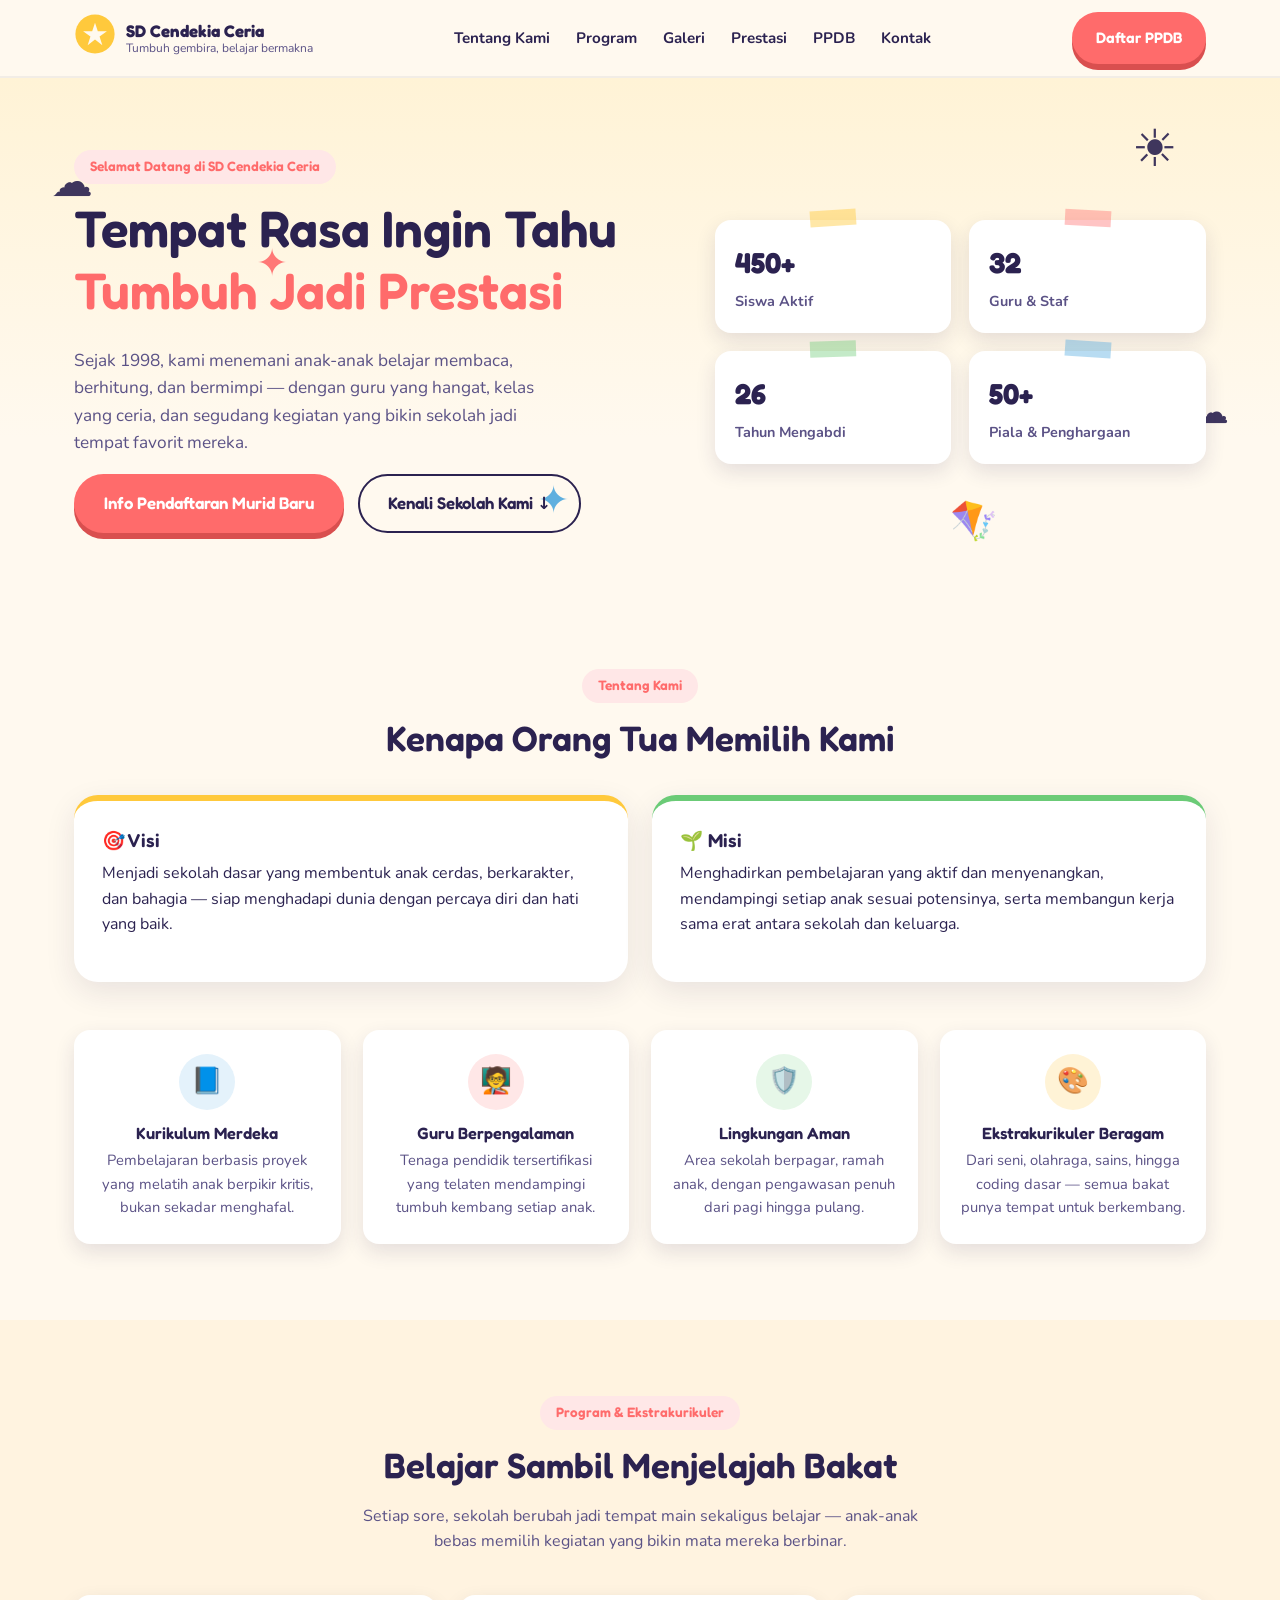
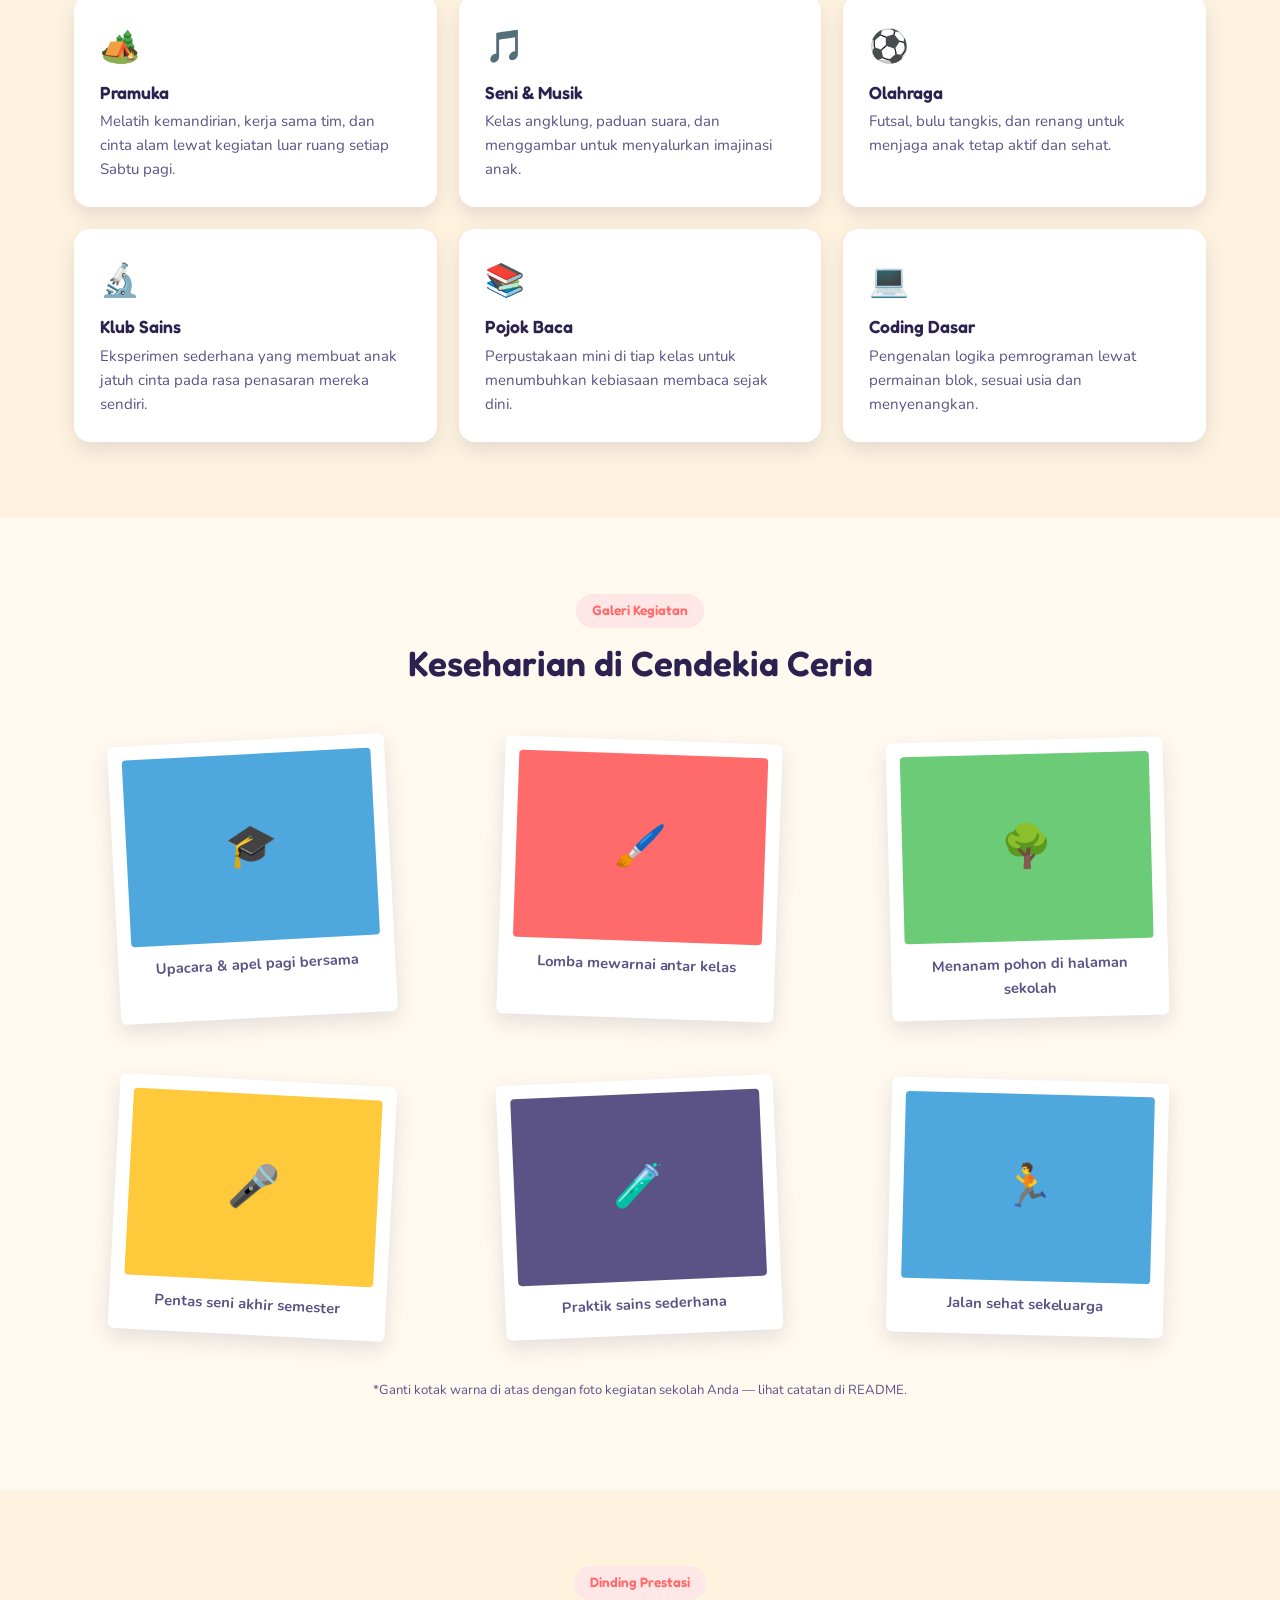
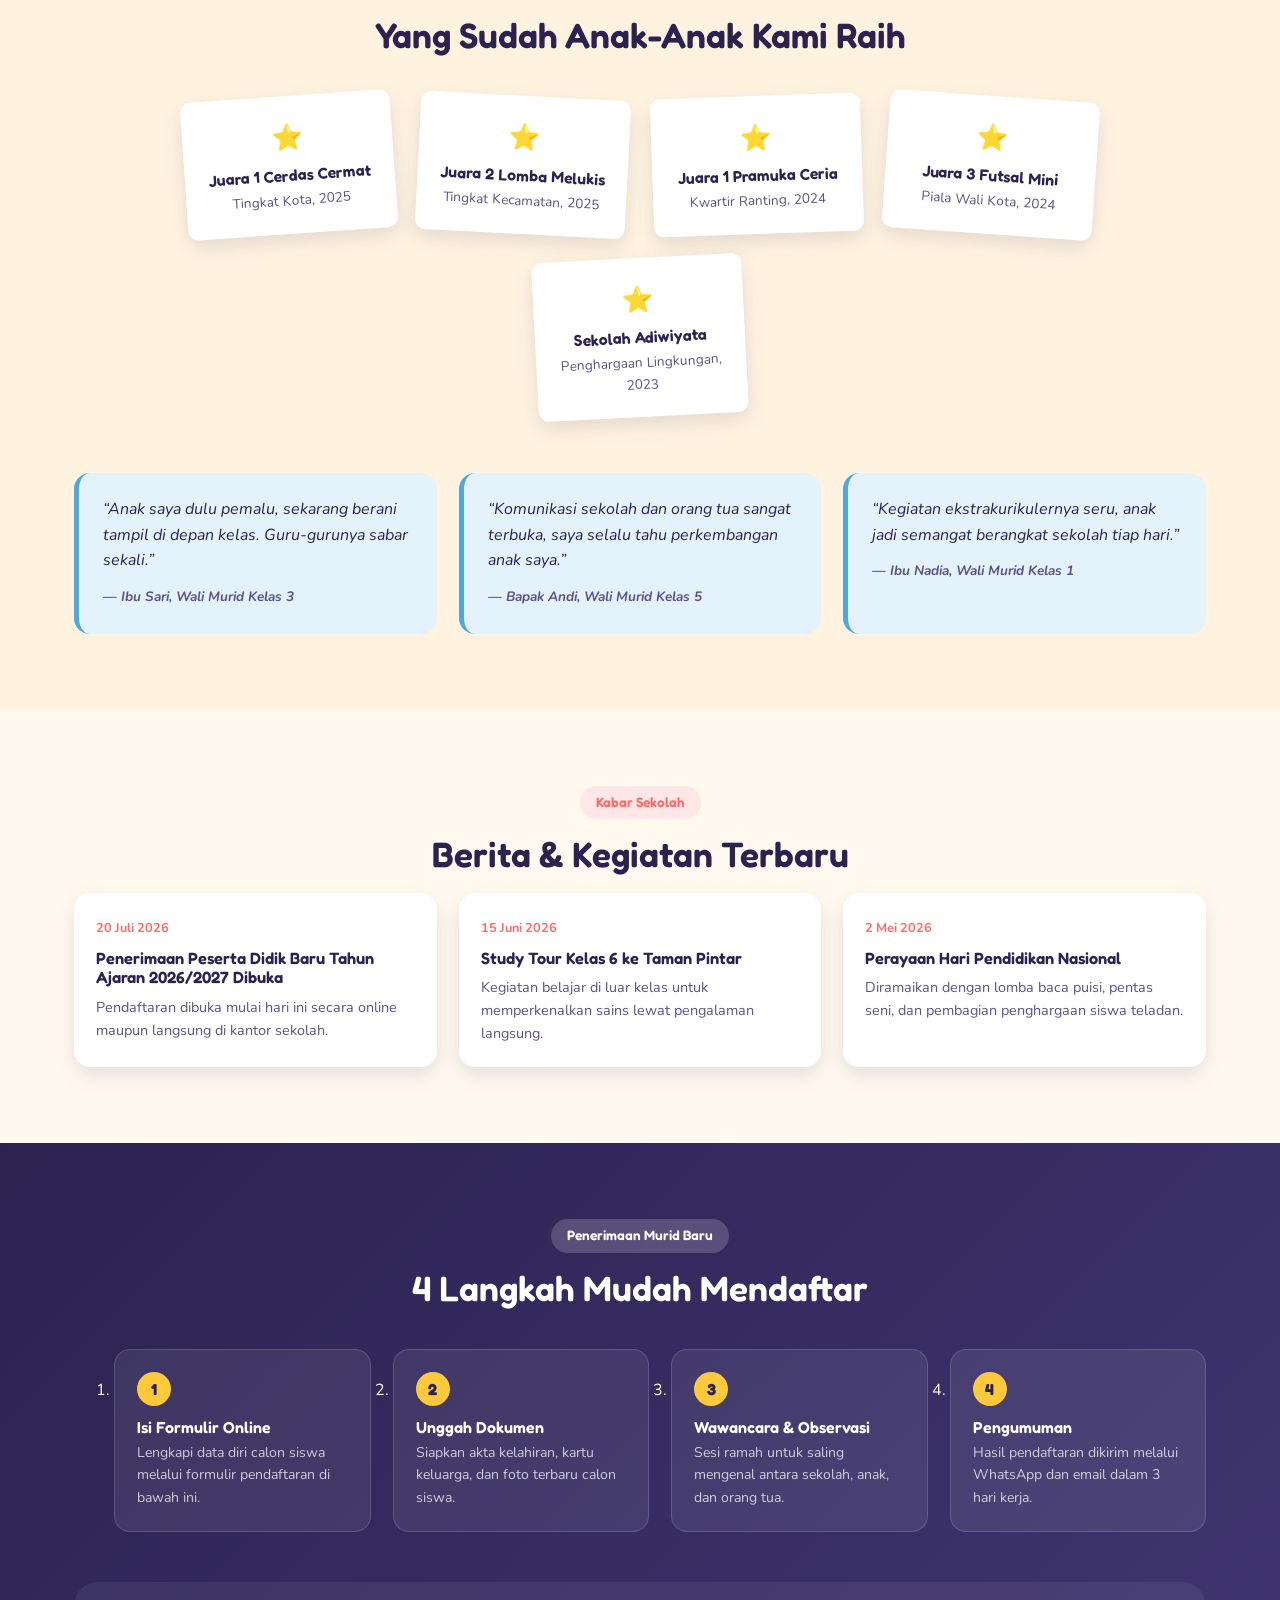
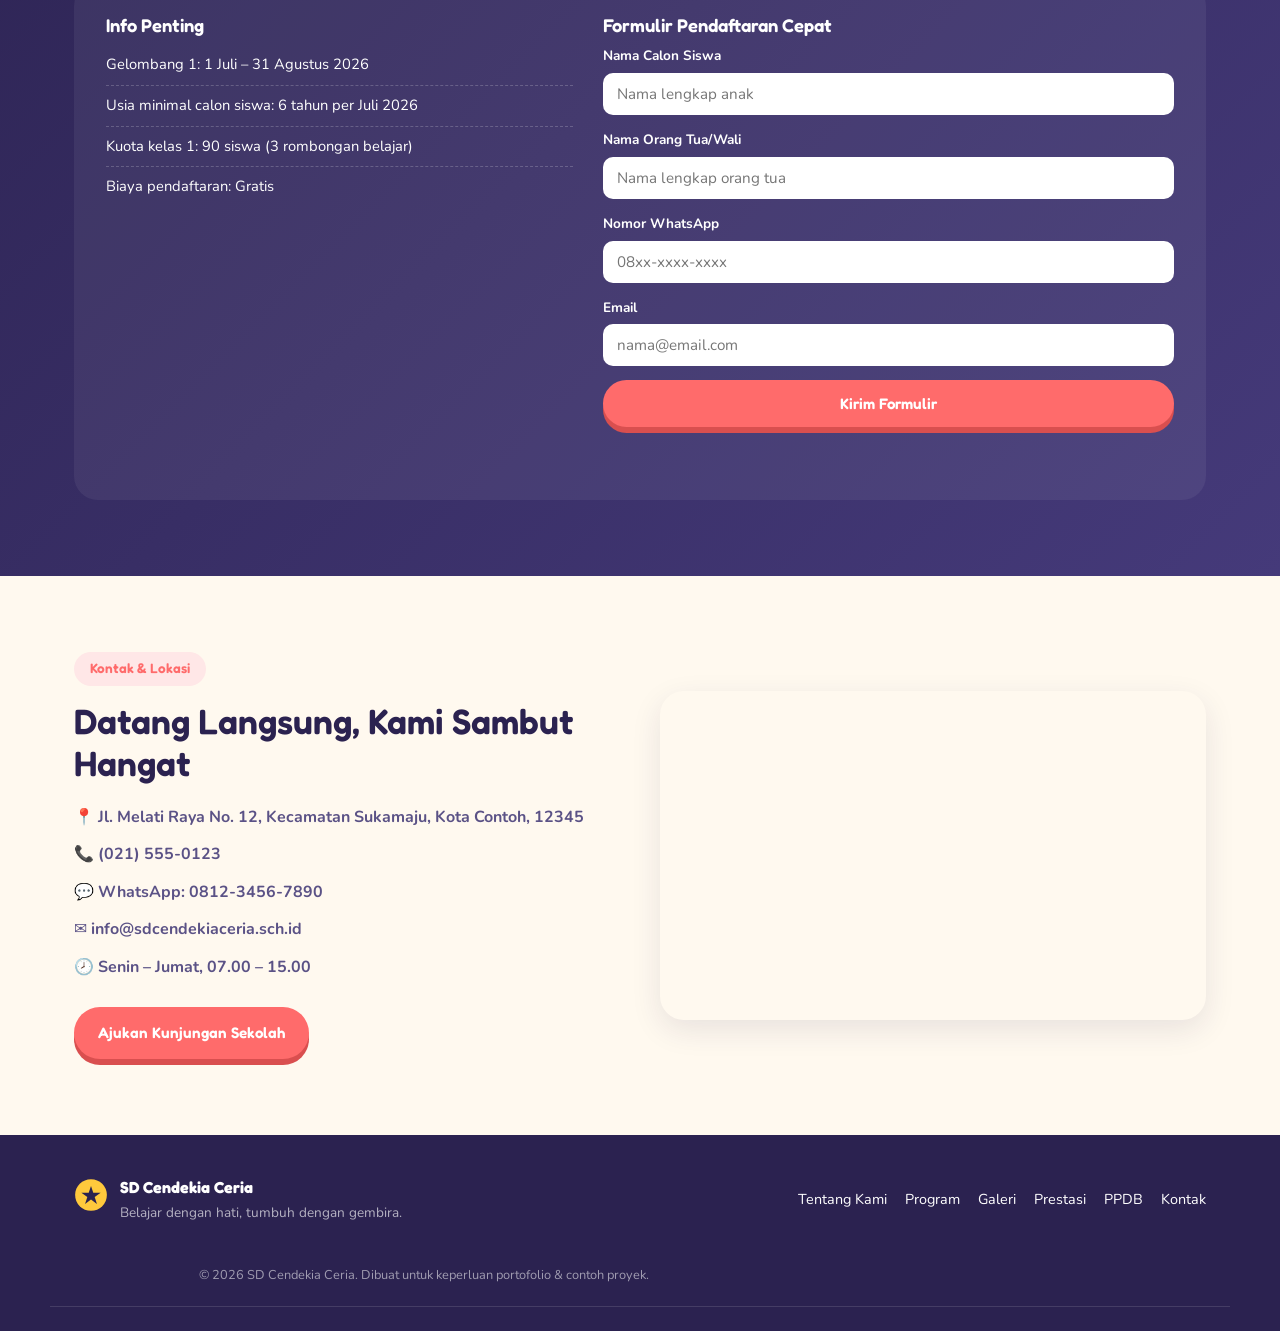
<file: index.html>
<!DOCTYPE html>
<html lang="id">
<head>
<meta charset="UTF-8">
<meta name="viewport" content="width=device-width, initial-scale=1.0">
<title>SD Cendekia Ceria — Belajar dengan Hati, Tumbuh dengan Gembira</title>
<meta name="description" content="Website resmi SD Cendekia Ceria. Informasi profil sekolah, program belajar, ekstrakurikuler, prestasi siswa, dan pendaftaran murid baru (PPDB).">
<link rel="icon" href="data:image/svg+xml,<svg xmlns=%22http://www.w3.org/2000/svg%22 viewBox=%220 0 100 100%22><text y=%22.9em%22 font-size=%2290%22>⭐</text></svg>">
<link rel="preconnect" href="https://fonts.googleapis.com">
<link rel="preconnect" href="https://fonts.gstatic.com" crossorigin>
<link href="https://fonts.googleapis.com/css2?family=Fredoka:wght@500;600;700&family=Nunito:wght@400;600;700;800&display=swap" rel="stylesheet">
<link rel="stylesheet" href="style.css">
</head>
<body>

<a class="skip-link" href="#main">Langsung ke konten</a>

<!-- ===== HEADER ===== -->
<header class="site-header" id="siteHeader">
  <div class="wrap header-inner">
    <a href="#beranda" class="brand">
      <span class="brand-mark" aria-hidden="true">
        <svg viewBox="0 0 60 60" width="42" height="42">
          <circle cx="30" cy="30" r="28" fill="var(--color-sun)"/>
          <path d="M30 14 L34 26 L47 26 L36.5 33.5 L40.5 46 L30 38 L19.5 46 L23.5 33.5 L13 26 L26 26 Z" fill="var(--color-paper)"/>
        </svg>
      </span>
      <span class="brand-text">
        <strong>SD Cendekia Ceria</strong>
        <small>Tumbuh gembira, belajar bermakna</small>
      </span>
    </a>

    <nav class="main-nav" id="mainNav" aria-label="Navigasi utama">
      <a href="#tentang">Tentang Kami</a>
      <a href="#program">Program</a>
      <a href="#galeri">Galeri</a>
      <a href="#prestasi">Prestasi</a>
      <a href="#ppdb">PPDB</a>
      <a href="#kontak">Kontak</a>
    </nav>

    <div class="header-actions">
      <a href="#ppdb" class="btn btn-primary">Daftar PPDB</a>
      <button class="nav-toggle" id="navToggle" aria-label="Buka menu" aria-expanded="false" aria-controls="mainNav">
        <span></span><span></span><span></span>
      </button>
    </div>
  </div>
</header>

<main id="main">

  <!-- ===== HERO ===== -->
  <section class="hero" id="beranda">
    <div class="hero-deco" aria-hidden="true">
      <span class="deco deco-sun">☀️</span>
      <span class="deco deco-cloud1">☁️</span>
      <span class="deco deco-cloud2">☁️</span>
      <span class="deco deco-star1">✦</span>
      <span class="deco deco-star2">✦</span>
      <span class="deco deco-kite">🪁</span>
    </div>
    <div class="wrap hero-inner">
      <div class="hero-copy">
        <p class="eyebrow">Selamat Datang di SD Cendekia Ceria</p>
        <h1>Tempat Rasa Ingin Tahu <span class="highlight">Tumbuh Jadi Prestasi</span></h1>
        <p class="hero-lead">Sejak 1998, kami menemani anak-anak belajar membaca, berhitung, dan bermimpi — dengan guru yang hangat, kelas yang ceria, dan segudang kegiatan yang bikin sekolah jadi tempat favorit mereka.</p>
        <div class="hero-actions">
          <a href="#ppdb" class="btn btn-primary btn-lg">Info Pendaftaran Murid Baru</a>
          <a href="#tentang" class="btn btn-ghost btn-lg">Kenali Sekolah Kami ↓</a>
        </div>
      </div>

      <div class="hero-stats" role="list">
        <div class="stat-card tape-1" role="listitem">
          <span class="stat-num">450+</span>
          <span class="stat-label">Siswa Aktif</span>
        </div>
        <div class="stat-card tape-2" role="listitem">
          <span class="stat-num">32</span>
          <span class="stat-label">Guru &amp; Staf</span>
        </div>
        <div class="stat-card tape-3" role="listitem">
          <span class="stat-num">26</span>
          <span class="stat-label">Tahun Mengabdi</span>
        </div>
        <div class="stat-card tape-4" role="listitem">
          <span class="stat-num">50+</span>
          <span class="stat-label">Piala &amp; Penghargaan</span>
        </div>
      </div>
    </div>
  </section>

  <!-- ===== TENTANG ===== -->
  <section class="section" id="tentang">
    <div class="wrap">
      <p class="eyebrow center">Tentang Kami</p>
      <h2 class="section-title center">Kenapa Orang Tua Memilih Kami</h2>

      <div class="vm-grid">
        <div class="vm-card">
          <h3>🎯 Visi</h3>
          <p>Menjadi sekolah dasar yang membentuk anak cerdas, berkarakter, dan bahagia — siap menghadapi dunia dengan percaya diri dan hati yang baik.</p>
        </div>
        <div class="vm-card">
          <h3>🌱 Misi</h3>
          <p>Menghadirkan pembelajaran yang aktif dan menyenangkan, mendampingi setiap anak sesuai potensinya, serta membangun kerja sama erat antara sekolah dan keluarga.</p>
        </div>
      </div>

      <div class="feature-grid">
        <div class="feature-card">
          <span class="feature-icon" style="background:var(--color-sky-10)">📘</span>
          <h4>Kurikulum Merdeka</h4>
          <p>Pembelajaran berbasis proyek yang melatih anak berpikir kritis, bukan sekadar menghafal.</p>
        </div>
        <div class="feature-card">
          <span class="feature-icon" style="background:var(--color-cherry-10)">🧑‍🏫</span>
          <h4>Guru Berpengalaman</h4>
          <p>Tenaga pendidik tersertifikasi yang telaten mendampingi tumbuh kembang setiap anak.</p>
        </div>
        <div class="feature-card">
          <span class="feature-icon" style="background:var(--color-leaf-10)">🛡️</span>
          <h4>Lingkungan Aman</h4>
          <p>Area sekolah berpagar, ramah anak, dengan pengawasan penuh dari pagi hingga pulang.</p>
        </div>
        <div class="feature-card">
          <span class="feature-icon" style="background:var(--color-sun-10)">🎨</span>
          <h4>Ekstrakurikuler Beragam</h4>
          <p>Dari seni, olahraga, sains, hingga coding dasar — semua bakat punya tempat untuk berkembang.</p>
        </div>
      </div>
    </div>
  </section>

  <!-- ===== PROGRAM ===== -->
  <section class="section section-alt" id="program">
    <div class="wrap">
      <p class="eyebrow center">Program &amp; Ekstrakurikuler</p>
      <h2 class="section-title center">Belajar Sambil Menjelajah Bakat</h2>
      <p class="section-sub center">Setiap sore, sekolah berubah jadi tempat main sekaligus belajar — anak-anak bebas memilih kegiatan yang bikin mata mereka berbinar.</p>

      <div class="program-grid">
        <article class="program-card">
          <span class="program-icon">🏕️</span>
          <h3>Pramuka</h3>
          <p>Melatih kemandirian, kerja sama tim, dan cinta alam lewat kegiatan luar ruang setiap Sabtu pagi.</p>
        </article>
        <article class="program-card">
          <span class="program-icon">🎵</span>
          <h3>Seni &amp; Musik</h3>
          <p>Kelas angklung, paduan suara, dan menggambar untuk menyalurkan imajinasi anak.</p>
        </article>
        <article class="program-card">
          <span class="program-icon">⚽</span>
          <h3>Olahraga</h3>
          <p>Futsal, bulu tangkis, dan renang untuk menjaga anak tetap aktif dan sehat.</p>
        </article>
        <article class="program-card">
          <span class="program-icon">🔬</span>
          <h3>Klub Sains</h3>
          <p>Eksperimen sederhana yang membuat anak jatuh cinta pada rasa penasaran mereka sendiri.</p>
        </article>
        <article class="program-card">
          <span class="program-icon">📚</span>
          <h3>Pojok Baca</h3>
          <p>Perpustakaan mini di tiap kelas untuk menumbuhkan kebiasaan membaca sejak dini.</p>
        </article>
        <article class="program-card">
          <span class="program-icon">💻</span>
          <h3>Coding Dasar</h3>
          <p>Pengenalan logika pemrograman lewat permainan blok, sesuai usia dan menyenangkan.</p>
        </article>
      </div>
    </div>
  </section>

  <!-- ===== GALERI ===== -->
  <section class="section" id="galeri">
    <div class="wrap">
      <p class="eyebrow center">Galeri Kegiatan</p>
      <h2 class="section-title center">Keseharian di Cendekia Ceria</h2>

      <div class="pinboard">
        <figure class="pin-card rot-1">
          <div class="pin-thumb" style="background:var(--color-sky)">🎓</div>
          <figcaption>Upacara &amp; apel pagi bersama</figcaption>
        </figure>
        <figure class="pin-card rot-2">
          <div class="pin-thumb" style="background:var(--color-cherry)">🖌️</div>
          <figcaption>Lomba mewarnai antar kelas</figcaption>
        </figure>
        <figure class="pin-card rot-3">
          <div class="pin-thumb" style="background:var(--color-leaf)">🌳</div>
          <figcaption>Menanam pohon di halaman sekolah</figcaption>
        </figure>
        <figure class="pin-card rot-4">
          <div class="pin-thumb" style="background:var(--color-sun)">🎤</div>
          <figcaption>Pentas seni akhir semester</figcaption>
        </figure>
        <figure class="pin-card rot-5">
          <div class="pin-thumb" style="background:var(--color-ink-soft)">🧪</div>
          <figcaption>Praktik sains sederhana</figcaption>
        </figure>
        <figure class="pin-card rot-6">
          <div class="pin-thumb" style="background:var(--color-sky)">🏃</div>
          <figcaption>Jalan sehat sekeluarga</figcaption>
        </figure>
      </div>
      <p class="gallery-note">*Ganti kotak warna di atas dengan foto kegiatan sekolah Anda — lihat catatan di README.</p>
    </div>
  </section>

  <!-- ===== PRESTASI ===== -->
  <section class="section section-alt" id="prestasi">
    <div class="wrap">
      <p class="eyebrow center">Dinding Prestasi</p>
      <h2 class="section-title center">Yang Sudah Anak-Anak Kami Raih</h2>

      <div class="wall">
        <div class="wall-card wtilt-1">
          <span class="wall-star">⭐</span>
          <h4>Juara 1 Cerdas Cermat</h4>
          <p>Tingkat Kota, 2025</p>
        </div>
        <div class="wall-card wtilt-2">
          <span class="wall-star">⭐</span>
          <h4>Juara 2 Lomba Melukis</h4>
          <p>Tingkat Kecamatan, 2025</p>
        </div>
        <div class="wall-card wtilt-3">
          <span class="wall-star">⭐</span>
          <h4>Juara 1 Pramuka Ceria</h4>
          <p>Kwartir Ranting, 2024</p>
        </div>
        <div class="wall-card wtilt-4">
          <span class="wall-star">⭐</span>
          <h4>Juara 3 Futsal Mini</h4>
          <p>Piala Wali Kota, 2024</p>
        </div>
        <div class="wall-card wtilt-5">
          <span class="wall-star">⭐</span>
          <h4>Sekolah Adiwiyata</h4>
          <p>Penghargaan Lingkungan, 2023</p>
        </div>
      </div>

      <div class="testimonial-grid">
        <blockquote class="testimonial">
          <p>“Anak saya dulu pemalu, sekarang berani tampil di depan kelas. Guru-gurunya sabar sekali.”</p>
          <cite>— Ibu Sari, Wali Murid Kelas 3</cite>
        </blockquote>
        <blockquote class="testimonial">
          <p>“Komunikasi sekolah dan orang tua sangat terbuka, saya selalu tahu perkembangan anak saya.”</p>
          <cite>— Bapak Andi, Wali Murid Kelas 5</cite>
        </blockquote>
        <blockquote class="testimonial">
          <p>“Kegiatan ekstrakurikulernya seru, anak jadi semangat berangkat sekolah tiap hari.”</p>
          <cite>— Ibu Nadia, Wali Murid Kelas 1</cite>
        </blockquote>
      </div>
    </div>
  </section>

  <!-- ===== BERITA ===== -->
  <section class="section" id="berita">
    <div class="wrap">
      <p class="eyebrow center">Kabar Sekolah</p>
      <h2 class="section-title center">Berita &amp; Kegiatan Terbaru</h2>

      <div class="news-grid">
        <article class="news-card">
          <time datetime="2026-07-20">20 Juli 2026</time>
          <h4>Penerimaan Peserta Didik Baru Tahun Ajaran 2026/2027 Dibuka</h4>
          <p>Pendaftaran dibuka mulai hari ini secara online maupun langsung di kantor sekolah.</p>
        </article>
        <article class="news-card">
          <time datetime="2026-06-15">15 Juni 2026</time>
          <h4>Study Tour Kelas 6 ke Taman Pintar</h4>
          <p>Kegiatan belajar di luar kelas untuk memperkenalkan sains lewat pengalaman langsung.</p>
        </article>
        <article class="news-card">
          <time datetime="2026-05-02">2 Mei 2026</time>
          <h4>Perayaan Hari Pendidikan Nasional</h4>
          <p>Diramaikan dengan lomba baca puisi, pentas seni, dan pembagian penghargaan siswa teladan.</p>
        </article>
      </div>
    </div>
  </section>

  <!-- ===== PPDB ===== -->
  <section class="section section-ppdb" id="ppdb">
    <div class="wrap">
      <p class="eyebrow center light">Penerimaan Murid Baru</p>
      <h2 class="section-title center light">4 Langkah Mudah Mendaftar</h2>

      <ol class="steps">
        <li class="step">
          <span class="step-num">1</span>
          <h4>Isi Formulir Online</h4>
          <p>Lengkapi data diri calon siswa melalui formulir pendaftaran di bawah ini.</p>
        </li>
        <li class="step">
          <span class="step-num">2</span>
          <h4>Unggah Dokumen</h4>
          <p>Siapkan akta kelahiran, kartu keluarga, dan foto terbaru calon siswa.</p>
        </li>
        <li class="step">
          <span class="step-num">3</span>
          <h4>Wawancara &amp; Observasi</h4>
          <p>Sesi ramah untuk saling mengenal antara sekolah, anak, dan orang tua.</p>
        </li>
        <li class="step">
          <span class="step-num">4</span>
          <h4>Pengumuman</h4>
          <p>Hasil pendaftaran dikirim melalui WhatsApp dan email dalam 3 hari kerja.</p>
        </li>
      </ol>

      <div class="ppdb-panel">
        <div class="ppdb-info">
          <h3>Info Penting</h3>
          <ul>
            <li>Gelombang 1: 1 Juli – 31 Agustus 2026</li>
            <li>Usia minimal calon siswa: 6 tahun per Juli 2026</li>
            <li>Kuota kelas 1: 90 siswa (3 rombongan belajar)</li>
            <li>Biaya pendaftaran: Gratis</li>
          </ul>
        </div>

        <form class="ppdb-form" id="ppdbForm" novalidate>
          <h3>Formulir Pendaftaran Cepat</h3>
          <div class="form-row">
            <label for="namaAnak">Nama Calon Siswa</label>
            <input type="text" id="namaAnak" name="namaAnak" required placeholder="Nama lengkap anak">
          </div>
          <div class="form-row">
            <label for="namaOrtu">Nama Orang Tua/Wali</label>
            <input type="text" id="namaOrtu" name="namaOrtu" required placeholder="Nama lengkap orang tua">
          </div>
          <div class="form-row">
            <label for="wa">Nomor WhatsApp</label>
            <input type="tel" id="wa" name="wa" required placeholder="08xx-xxxx-xxxx">
          </div>
          <div class="form-row">
            <label for="email">Email</label>
            <input type="email" id="email" name="email" required placeholder="nama@email.com">
          </div>
          <button type="submit" class="btn btn-primary btn-block">Kirim Formulir</button>
          <p class="form-note" id="formNote" role="status" aria-live="polite"></p>
        </form>
      </div>
    </div>
  </section>

  <!-- ===== KONTAK ===== -->
  <section class="section" id="kontak">
    <div class="wrap kontak-grid">
      <div class="kontak-info">
        <p class="eyebrow">Kontak &amp; Lokasi</p>
        <h2 class="section-title">Datang Langsung, Kami Sambut Hangat</h2>
        <ul class="contact-list">
          <li>📍 Jl. Melati Raya No. 12, Kecamatan Sukamaju, Kota Contoh, 12345</li>
          <li>📞 (021) 555-0123</li>
          <li>💬 WhatsApp: 0812-3456-7890</li>
          <li>✉️ info@sdcendekiaceria.sch.id</li>
          <li>🕗 Senin – Jumat, 07.00 – 15.00</li>
        </ul>
        <a href="#ppdb" class="btn btn-primary">Ajukan Kunjungan Sekolah</a>
      </div>
      <div class="kontak-map">
        <iframe
          title="Lokasi SD Cendekia Ceria"
          src="https://www.google.com/maps?q=Jakarta&output=embed"
          loading="lazy"
          referrerpolicy="no-referrer-when-downgrade">
        </iframe>
      </div>
    </div>
  </section>

</main>

<!-- ===== FOOTER ===== -->
<footer class="site-footer">
  <div class="wrap footer-inner">
    <div class="footer-brand">
      <span class="brand-mark" aria-hidden="true">
        <svg viewBox="0 0 60 60" width="34" height="34">
          <circle cx="30" cy="30" r="28" fill="var(--color-sun)"/>
          <path d="M30 14 L34 26 L47 26 L36.5 33.5 L40.5 46 L30 38 L19.5 46 L23.5 33.5 L13 26 L26 26 Z" fill="var(--color-ink)"/>
        </svg>
      </span>
      <div>
        <strong>SD Cendekia Ceria</strong>
        <p>Belajar dengan hati, tumbuh dengan gembira.</p>
      </div>
    </div>
    <nav class="footer-nav" aria-label="Navigasi footer">
      <a href="#tentang">Tentang Kami</a>
      <a href="#program">Program</a>
      <a href="#galeri">Galeri</a>
      <a href="#prestasi">Prestasi</a>
      <a href="#ppdb">PPDB</a>
      <a href="#kontak">Kontak</a>
    </nav>
    <p class="footer-copy">© <span id="year"></span> SD Cendekia Ceria. Dibuat untuk keperluan portofolio &amp; contoh proyek.</p>
  </div>
</footer>

<button id="backToTop" class="back-to-top" aria-label="Kembali ke atas">↑</button>

<script src="script.js"></script>
</body>
</html>
</file>
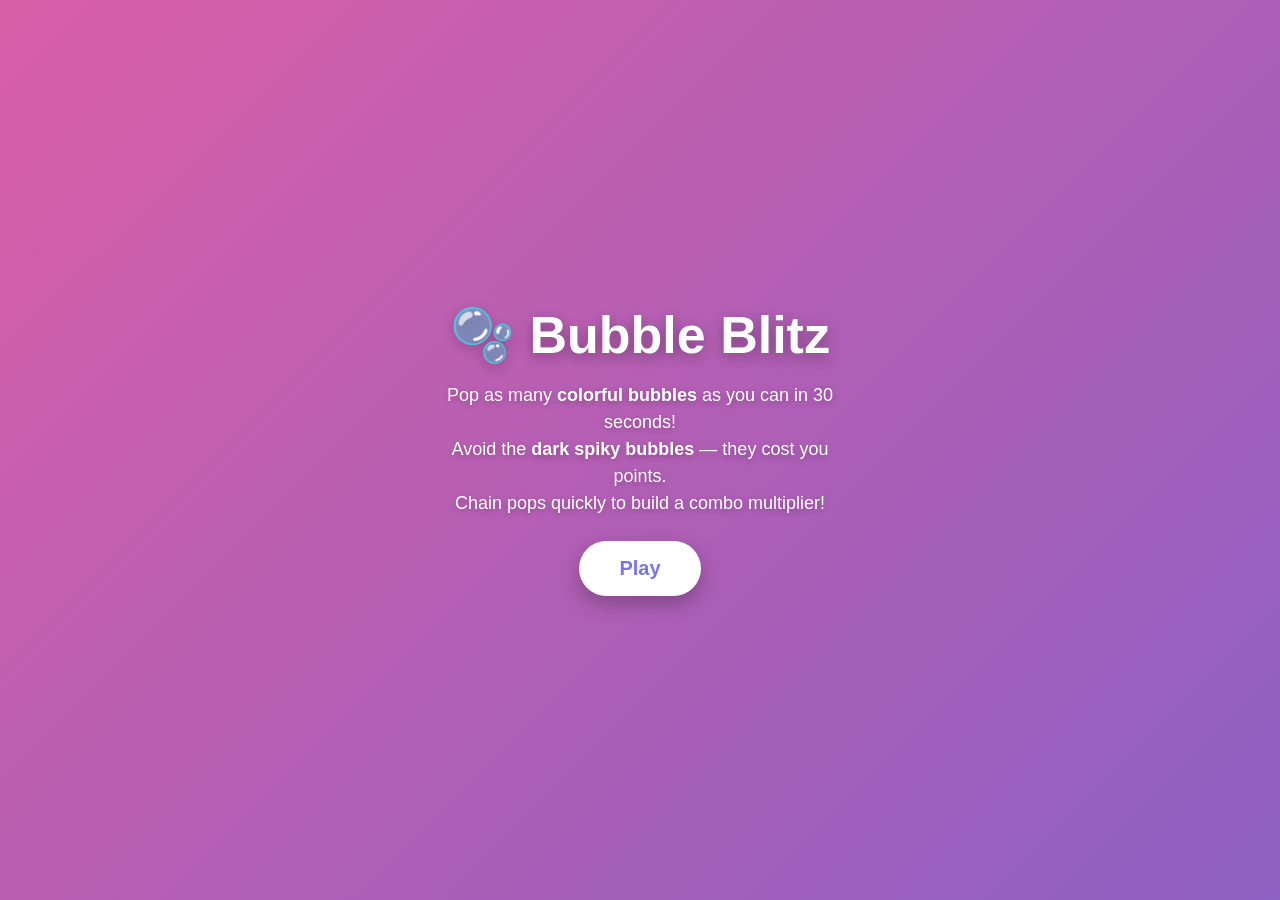
<file: game bubble-blitz.html>
<!DOCTYPE html>
<html lang="en">
<head>
<meta charset="UTF-8">
<title>Bubble Blitz</title>
<style>
  :root {
    --bg1: #ff6ec4;
    --bg2: #7873f5;
    --bg3: #4ade80;
  }
  * { box-sizing: border-box; }
  html, body {
    margin: 0;
    padding: 0;
    height: 100%;
    overflow: hidden;
    font-family: 'Trebuchet MS', 'Segoe UI', sans-serif;
    background: linear-gradient(135deg, var(--bg1), var(--bg2), var(--bg3));
    background-size: 300% 300%;
    animation: gradientShift 12s ease infinite;
  }
  @keyframes gradientShift {
    0% { background-position: 0% 50%; }
    50% { background-position: 100% 50%; }
    100% { background-position: 0% 50%; }
  }
  #game {
    position: relative;
    width: 100%;
    height: 100vh;
    overflow: hidden;
  }
  #hud {
    position: absolute;
    top: 0; left: 0; right: 0;
    display: flex;
    justify-content: space-between;
    align-items: center;
    padding: 16px 24px;
    color: white;
    font-weight: bold;
    font-size: 20px;
    text-shadow: 0 2px 6px rgba(0,0,0,0.3);
    z-index: 10;
    pointer-events: none;
  }
  #hud .pill {
    background: rgba(255,255,255,0.25);
    backdrop-filter: blur(6px);
    padding: 8px 16px;
    border-radius: 999px;
    display: flex;
    align-items: center;
    gap: 8px;
  }
  .combo {
    position: absolute;
    top: 60px;
    left: 50%;
    transform: translateX(-50%);
    color: #fff;
    font-size: 22px;
    font-weight: bold;
    text-shadow: 0 2px 8px rgba(0,0,0,0.4);
    opacity: 0;
    transition: opacity 0.2s;
    z-index: 10;
    pointer-events: none;
  }
  .bubble {
    position: absolute;
    border-radius: 50%;
    cursor: pointer;
    display: flex;
    align-items: center;
    justify-content: center;
    box-shadow: inset -6px -6px 12px rgba(0,0,0,0.15), inset 6px 6px 12px rgba(255,255,255,0.5), 0 4px 10px rgba(0,0,0,0.2);
    user-select: none;
    transition: transform 0.08s ease;
  }
  .bubble:active {
    transform: scale(0.85);
  }
  .bubble.bad {
    box-shadow: inset -6px -6px 12px rgba(0,0,0,0.3), inset 6px 6px 12px rgba(255,255,255,0.3), 0 4px 10px rgba(0,0,0,0.3);
  }
  .pop-fx {
    position: absolute;
    pointer-events: none;
    font-weight: bold;
    font-size: 22px;
    color: white;
    text-shadow: 0 2px 6px rgba(0,0,0,0.35);
    animation: popFloat 0.6s ease-out forwards;
  }
  @keyframes popFloat {
    0% { opacity: 1; transform: translateY(0) scale(1); }
    100% { opacity: 0; transform: translateY(-40px) scale(1.4); }
  }
  #startScreen, #endScreen {
    position: absolute;
    inset: 0;
    display: flex;
    flex-direction: column;
    align-items: center;
    justify-content: center;
    color: white;
    text-align: center;
    z-index: 20;
    background: rgba(0,0,0,0.15);
  }
  #startScreen h1, #endScreen h1 {
    font-size: 52px;
    margin: 0 0 8px;
    text-shadow: 0 4px 14px rgba(0,0,0,0.3);
  }
  #startScreen p, #endScreen p {
    font-size: 18px;
    max-width: 420px;
    line-height: 1.5;
    margin: 8px 0 24px;
    text-shadow: 0 2px 6px rgba(0,0,0,0.25);
  }
  button.playBtn {
    background: white;
    color: #7873f5;
    border: none;
    padding: 16px 40px;
    font-size: 20px;
    font-weight: bold;
    border-radius: 999px;
    cursor: pointer;
    box-shadow: 0 8px 20px rgba(0,0,0,0.25);
    transition: transform 0.15s ease;
  }
  button.playBtn:hover { transform: translateY(-3px) scale(1.03); }
  button.playBtn:active { transform: translateY(0) scale(0.98); }
  #endScreen { display: none; }
  .big-score {
    font-size: 72px;
    font-weight: bold;
    margin: 4px 0 0;
    text-shadow: 0 4px 14px rgba(0,0,0,0.3);
  }
</style>
</head>
<body>
<div id="game">
  <div id="hud" style="display:none;">
    <div class="pill">⭐ <span id="score">0</span></div>
    <div class="pill">⏱️ <span id="time">30</span>s</div>
  </div>
  <div class="combo" id="comboLabel"></div>

  <div id="startScreen">
    <h1>🫧 Bubble Blitz</h1>
    <p>Pop as many <b>colorful bubbles</b> as you can in 30 seconds!<br>
    Avoid the <b>dark spiky bubbles</b> — they cost you points.<br>
    Chain pops quickly to build a combo multiplier!</p>
    <button class="playBtn" id="playBtn">Play</button>
  </div>

  <div id="endScreen">
    <h1>Time's up!</h1>
    <p class="big-score" id="finalScore">0</p>
    <p>bubbles popped like a champ</p>
    <button class="playBtn" id="againBtn">Play Again</button>
  </div>
</div>

<script>
(function() {
  const game = document.getElementById('game');
  const hud = document.getElementById('hud');
  const scoreEl = document.getElementById('score');
  const timeEl = document.getElementById('time');
  const comboLabel = document.getElementById('comboLabel');
  const startScreen = document.getElementById('startScreen');
  const endScreen = document.getElementById('endScreen');
  const playBtn = document.getElementById('playBtn');
  const againBtn = document.getElementById('againBtn');
  const finalScoreEl = document.getElementById('finalScore');

  const COLORS = [
    ['#ff6ec4', '#ff9ecb'],
    ['#5eead4', '#a7f3d0'],
    ['#facc15', '#fde68a'],
    ['#60a5fa', '#93c5fd'],
    ['#c084fc', '#e9d5ff'],
    ['#fb923c', '#fed7aa'],
  ];

  let score = 0;
  let timeLeft = 30;
  let running = false;
  let spawnTimer = null;
  let countdownTimer = null;
  let comboCount = 0;
  let comboTimeout = null;
  let bubbles = [];

  function rand(min, max) { return Math.random() * (max - min) + min; }

  function spawnBubble() {
    if (!running) return;
    const isBad = Math.random() < 0.18;
    const size = rand(46, 86);
    const bubble = document.createElement('div');
    bubble.className = 'bubble' + (isBad ? ' bad' : '');
    const gameW = game.clientWidth;
    const gameH = game.clientHeight;
    const x = rand(10, gameW - size - 10);
    const startY = gameH + size;
    bubble.style.width = size + 'px';
    bubble.style.height = size + 'px';
    bubble.style.left = x + 'px';
    bubble.style.top = startY + 'px';

    if (isBad) {
      bubble.style.background = 'radial-gradient(circle at 35% 30%, #4b5563, #111827)';
      bubble.textContent = '☠️';
      bubble.style.fontSize = (size * 0.4) + 'px';
    } else {
      const [c1, c2] = COLORS[Math.floor(Math.random() * COLORS.length)];
      bubble.style.background = `radial-gradient(circle at 35% 30%, ${c2}, ${c1})`;
    }

    game.appendChild(bubble);

    const duration = rand(3200, 5200);
    const startTime = performance.now();
    const riseDistance = gameH + size * 2;

    function animate(now) {
      if (!bubble.isConnected) return;
      const elapsed = now - startTime;
      const progress = elapsed / duration;
      if (progress >= 1) {
        bubble.remove();
        return;
      }
      const y = startY - progress * riseDistance;
      const wobble = Math.sin(elapsed / 400 + x) * 12;
      bubble.style.top = y + 'px';
      bubble.style.transform = `translateX(${wobble}px)`;
      requestAnimationFrame(animate);
    }
    requestAnimationFrame(animate);

    bubble.addEventListener('click', () => popBubble(bubble, isBad, x + size / 2, parseFloat(bubble.style.top)));
    bubbles.push(bubble);
  }

  function popBubble(bubble, isBad, x, y) {
    if (!running || !bubble.isConnected) return;
    bubble.remove();

    const fx = document.createElement('div');
    fx.className = 'pop-fx';
    fx.style.left = x + 'px';
    fx.style.top = y + 'px';

    if (isBad) {
      score = Math.max(0, score - 5);
      fx.textContent = '-5';
      fx.style.color = '#f87171';
      comboCount = 0;
    } else {
      comboCount++;
      const points = 1 + Math.floor(comboCount / 5);
      score += points;
      fx.textContent = '+' + points;
      clearTimeout(comboTimeout);
      if (comboCount >= 3) {
        comboLabel.textContent = `🔥 Combo x${comboCount}!`;
        comboLabel.style.opacity = 1;
      }
      comboTimeout = setTimeout(() => {
        comboLabel.style.opacity = 0;
        comboCount = 0;
      }, 1200);
    }

    game.appendChild(fx);
    setTimeout(() => fx.remove(), 600);
    scoreEl.textContent = score;
  }

  function tick() {
    timeLeft--;
    timeEl.textContent = timeLeft;
    if (timeLeft <= 0) {
      endGame();
    }
  }

  function scheduleSpawn() {
    if (!running) return;
    spawnBubble();
    const delay = rand(380, 850);
    spawnTimer = setTimeout(scheduleSpawn, delay);
  }

  function startGame() {
    score = 0;
    timeLeft = 30;
    comboCount = 0;
    scoreEl.textContent = 0;
    timeEl.textContent = 30;
    comboLabel.style.opacity = 0;
    bubbles.forEach(b => b.remove());
    bubbles = [];
    startScreen.style.display = 'none';
    endScreen.style.display = 'none';
    hud.style.display = 'flex';
    running = true;
    scheduleSpawn();
    countdownTimer = setInterval(tick, 1000);
  }

  function endGame() {
    running = false;
    clearTimeout(spawnTimer);
    clearInterval(countdownTimer);
    document.querySelectorAll('.bubble').forEach(b => b.remove());
    finalScoreEl.textContent = score;
    endScreen.style.display = 'flex';
    hud.style.display = 'none';
  }

  playBtn.addEventListener('click', startGame);
  againBtn.addEventListener('click', startGame);
})();
</script>
</body>
</html>
</file>
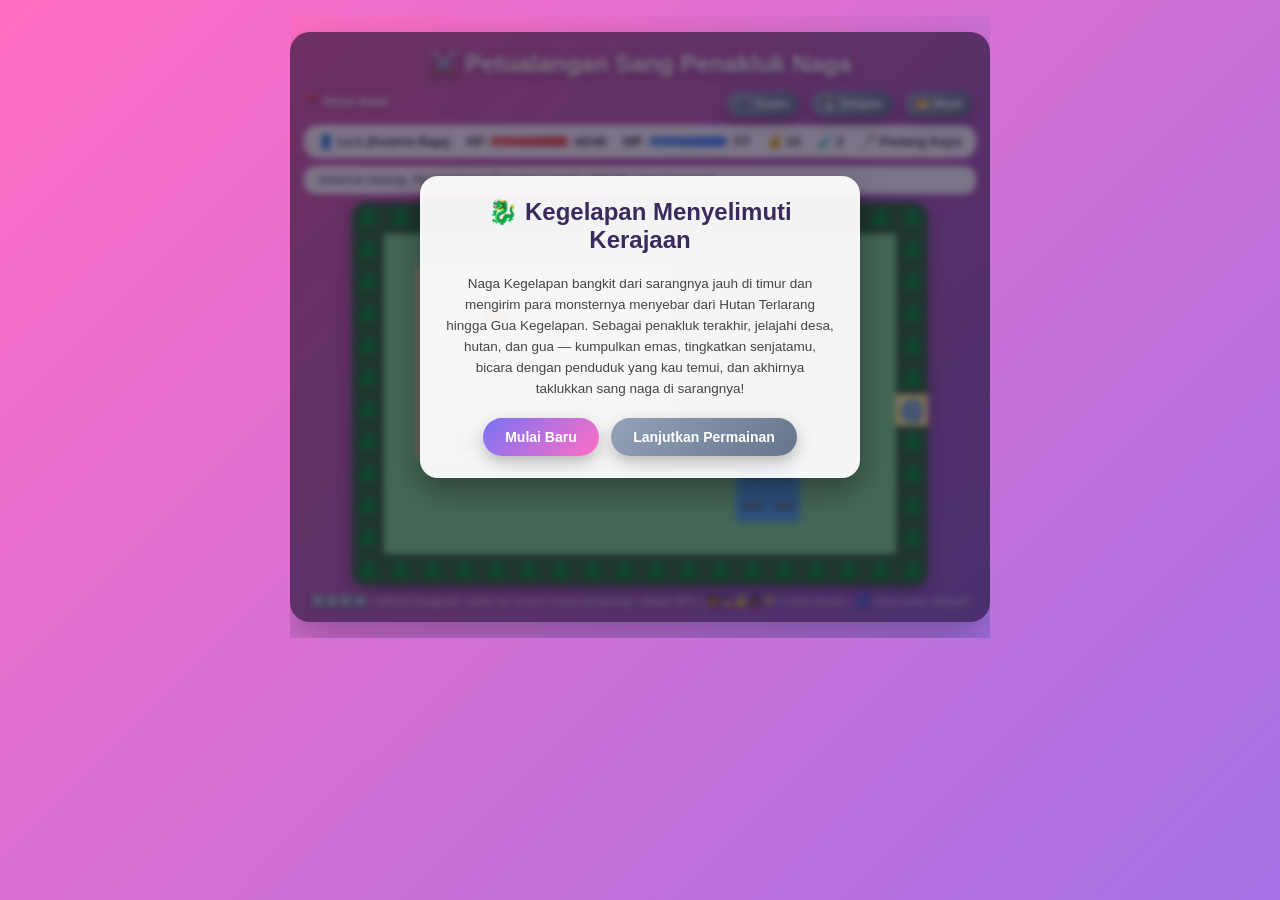
<file: petualangan-naga.html>
<!DOCTYPE html>
<html lang="id">
<head>
<meta charset="UTF-8">
<title>Petualangan Sang Penakluk Naga</title>
<style>
  :root{ --bg1:#ff6ec4; --bg2:#7873f5; --bg3:#4ade80; --panel: rgba(255,255,255,0.94); }
  *{box-sizing:border-box;}
  html,body{
    margin:0; padding:0; min-height:100%; overflow:auto;
    font-family:'Trebuchet MS','Segoe UI',sans-serif;
    background:linear-gradient(135deg,var(--bg1),var(--bg2),var(--bg3));
    background-size:300% 300%; animation:grad 14s ease infinite;
    display:flex; align-items:flex-start; justify-content:center; padding:16px 0;
  }
  @keyframes grad{0%{background-position:0% 50%}50%{background-position:100% 50%}100%{background-position:0% 50%}}
  #app{ width:700px; max-width:96vw; background:rgba(0,0,0,0.15); border-radius:20px; padding:14px; box-shadow:0 20px 50px rgba(0,0,0,0.3); position:relative; }
  h1{color:#fff; text-align:center; margin:4px 0 8px; text-shadow:0 3px 10px rgba(0,0,0,0.35); font-size:24px;}
  #topRow{display:flex; justify-content:space-between; align-items:center; margin-bottom:8px;}
  #areaLabel{color:#fff; font-weight:bold; font-size:13px; text-shadow:0 2px 6px rgba(0,0,0,0.3);}
  #ctrlBtns button{padding:6px 10px; font-size:12px; margin-left:4px;}
  #hud{ display:flex; justify-content:space-between; align-items:center; background:var(--panel); border-radius:14px; padding:9px 14px; margin-bottom:8px; font-size:13px; font-weight:bold; color:#333; flex-wrap:wrap; gap:6px; }
  .bar-wrap{display:flex; align-items:center; gap:5px;}
  .bar{width:80px; height:11px; background:#eee; border-radius:6px; overflow:hidden; border:1px solid #ccc;}
  .bar-fill{height:100%; transition:width 0.25s ease;}
  .hp-fill{background:linear-gradient(90deg,#f87171,#ef4444);}
  .mp-fill{background:linear-gradient(90deg,#60a5fa,#3b82f6);}
  #msgLog{ background:var(--panel); border-radius:12px; padding:7px 14px; margin-bottom:8px; font-size:12.5px; color:#444; min-height:18px; font-style:italic; }
  canvas{ display:block; margin:0 auto; border-radius:14px; box-shadow:0 6px 18px rgba(0,0,0,0.25); background:#8fd694; }
  #controls-hint{ text-align:center; color:#fff; font-size:11.5px; margin-top:8px; opacity:0.85; text-shadow:0 1px 4px rgba(0,0,0,0.3); }
  .overlay{ position:absolute; inset:0; border-radius:20px; background:rgba(20,10,40,0.55); backdrop-filter:blur(3px); display:none; align-items:center; justify-content:center; flex-direction:column; padding:16px; text-align:center; z-index:30; }
  .card{ background:var(--panel); border-radius:18px; padding:22px 26px; max-width:440px; max-height:86vh; overflow-y:auto; box-shadow:0 12px 30px rgba(0,0,0,0.35); }
  .card h2{margin-top:0; color:#3b2a5e;}
  .card p{color:#444; line-height:1.55; font-size:13.5px; white-space:pre-line;}
  button{ background:linear-gradient(135deg,#7873f5,#ff6ec4); color:#fff; border:none; padding:11px 22px; font-size:14px; font-weight:bold; border-radius:999px; cursor:pointer; margin:5px 4px 0; box-shadow:0 6px 16px rgba(0,0,0,0.25); transition:transform .12s ease; }
  button:hover{transform:translateY(-2px);}
  button:active{transform:translateY(0) scale(.97);}
  button:disabled{opacity:0.4; cursor:not-allowed; transform:none;}
  button.secondary{ background:linear-gradient(135deg,#94a3b8,#64748b); }
  #battleOverlay .enemyBox{ display:flex; align-items:center; gap:10px; margin:6px 0; justify-content:center; }
  #battleLog{ background:#fff; border-radius:10px; padding:7px 11px; margin:8px 0; font-size:12.5px; color:#333; max-height:66px; overflow-y:auto; text-align:left; }
  .actionRow{display:flex; flex-wrap:wrap; justify-content:center; gap:6px;}
  .emoji-big{font-size:40px;}
  .shopItem{ display:flex; justify-content:space-between; align-items:center; background:#fff; border-radius:10px; padding:8px 12px; margin:6px 0; font-size:13px; }
  .shopItem button{margin:0;}
  .charGrid{display:flex; gap:10px; flex-wrap:wrap; justify-content:center; margin-top:10px;}
  .charCard{background:#fff; border-radius:14px; padding:14px; width:140px; cursor:pointer; border:3px solid transparent; transition:transform .12s ease, border-color .12s ease;}
  .charCard:hover{transform:translateY(-3px); border-color:#7873f5;}
  .charCard .emoji-big{font-size:36px; display:block;}
  .charCard h3{margin:6px 0 4px; font-size:14px; color:#3b2a5e;}
  .charCard p{font-size:11px; margin:0; color:#555; white-space:normal;}
</style>
</head>
<body>
<div id="app">
  <h1>⚔️ Petualangan Sang Penakluk Naga</h1>
  <div id="topRow">
    <div id="areaLabel">📍 Desa Awal</div>
    <div id="ctrlBtns">
      <button class="secondary" id="soundBtn">🔊 Suara</button>
      <button class="secondary" id="saveBtn">💾 Simpan</button>
      <button class="secondary" id="loadBtn">📂 Muat</button>
    </div>
  </div>

  <div id="hud">
    <div>👤 Lv.<span id="lvl">1</span> <span id="charLabel"></span></div>
    <div class="bar-wrap">HP <div class="bar"><div id="hpFill" class="bar-fill hp-fill" style="width:100%"></div></div> <span id="hpText">30/30</span></div>
    <div class="bar-wrap">MP <div class="bar"><div id="mpFill" class="bar-fill mp-fill" style="width:100%"></div></div> <span id="mpText">10/10</span></div>
    <div>💰 <span id="gold">10</span></div>
    <div>🧪 <span id="potions">2</span></div>
    <div>🗡️ <span id="weaponName">Pedang Kayu</span></div>
  </div>
  <div id="msgLog">Selamat datang, Pengembara! Gunakan panah / WASD untuk bergerak.</div>

  <canvas id="mapCanvas" width="576" height="384"></canvas>
  <div id="controls-hint">⬆️⬇️⬅️➡️ / WASD bergerak • jalan ke musuh untuk bertarung • dekati NPC (🧔🧙‍♀️🧓💂🧚) untuk bicara • 🌀 pintu antar wilayah</div>

  <!-- START -->
  <div class="overlay" id="startOverlay" style="display:flex;">
    <div class="card">
      <h2>🐉 Kegelapan Menyelimuti Kerajaan</h2>
      <p>Naga Kegelapan bangkit dari sarangnya jauh di timur dan mengirim para monsternya menyebar dari Hutan Terlarang hingga Gua Kegelapan. Sebagai penakluk terakhir, jelajahi desa, hutan, dan gua — kumpulkan emas, tingkatkan senjatamu, bicara dengan penduduk yang kau temui, dan akhirnya taklukkan sang naga di sarangnya!</p>
      <button id="newGameBtn">Mulai Baru</button>
      <button class="secondary" id="continueBtn">Lanjutkan Permainan</button>
    </div>
  </div>

  <!-- CHARACTER SELECT -->
  <div class="overlay" id="charSelectOverlay">
    <div class="card">
      <h2>Pilih Karaktermu</h2>
      <p>Setiap karakter punya gaya bertarung yang berbeda. Pilih yang paling cocok dengan gayamu!</p>
      <div class="charGrid" id="charGrid"></div>
    </div>
  </div>

  <!-- DIALOG -->
  <div class="overlay" id="dialogOverlay">
    <div class="card">
      <h2 id="dialogName">NPC</h2>
      <p id="dialogText"></p>
      <button id="dialogCloseBtn">Tutup</button>
    </div>
  </div>

  <!-- BATTLE -->
  <div class="overlay" id="battleOverlay">
    <div class="card" style="width:320px;">
      <h2 id="battleTitle">Pertarungan!</h2>
      <div class="enemyBox">
        <div class="emoji-big" id="enemyEmoji">👹</div>
        <div style="text-align:left;">
          <div id="enemyName" style="font-weight:bold;">Goblin</div>
          <div class="bar"><div id="enemyHpFill" class="bar-fill hp-fill" style="width:100%"></div></div>
          <div id="enemyHpText" style="font-size:12px;">15/15</div>
        </div>
      </div>
      <div id="battleLog">Musuh muncul!</div>
      <div class="actionRow">
        <button id="btnAttack">⚔️ Serang</button>
        <button id="btnSkill">🔥 Bola Api (8 MP)</button>
        <button id="btnItem">🧪 Ramuan</button>
        <button id="btnRun">🏃 Kabur</button>
      </div>
    </div>
  </div>

  <!-- POTION SHOP -->
  <div class="overlay" id="potionShopOverlay">
    <div class="card">
      <h2>🧙‍♀️ Peramu Rania</h2>
      <p>"Ramuan segar buatan sendiri, memulihkan 15 HP. 8 keping emas per botol!"</p>
      <p>Emas: <b id="pShopGold">0</b> &nbsp;|&nbsp; Ramuan: <b id="pShopPotions">0</b></p>
      <button id="buyPotionBtn">Beli Ramuan (8💰)</button>
      <button class="secondary" id="closePotionShopBtn">Tutup</button>
    </div>
  </div>

  <!-- WEAPON SHOP -->
  <div class="overlay" id="weaponShopOverlay">
    <div class="card">
      <h2>🧔 Pandai Besi Ardan</h2>
      <p>"Butuh senjata lebih tajam? Aku punya beberapa pilihan."</p>
      <p>Emas: <b id="wShopGold">0</b> &nbsp;|&nbsp; Senjata saat ini: <b id="wShopCurrent">Pedang Kayu</b></p>
      <div id="weaponList"></div>
      <button class="secondary" id="closeWeaponShopBtn">Tutup</button>
    </div>
  </div>

  <!-- GAME OVER -->
  <div class="overlay" id="gameOverOverlay">
    <div class="card">
      <h2>💀 Kamu Kalah...</h2>
      <p>Perjalananmu terhenti di sini. Tapi seorang penakluk sejati tidak pernah menyerah!</p>
      <button id="retryBtn">Coba Lagi</button>
    </div>
  </div>

  <!-- WIN -->
  <div class="overlay" id="winOverlay">
    <div class="card">
      <h2>🎉 Naga Kegelapan Dikalahkan!</h2>
      <p>Kerajaan aman kembali berkat keberanianmu. Kamu menyelesaikan petualangan sebagai <b id="finalLvl">Level 1</b> dengan <b id="finalGold">0</b> emas dan senjata <b id="finalWeapon">Pedang Kayu</b>!</p>
      <button id="playAgainBtn">Main Lagi</button>
    </div>
  </div>
</div>

<script>
(function(){
  const COLS=18, ROWS=12, TS=32;
  const canvas=document.getElementById('mapCanvas');
  const ctx=canvas.getContext('2d');

  const TILE={GRASS:0,TREE:1,WATER:2,TALLGRASS:3,FLOOR:4,CAVEGRASS:5,ROCK:6,PORTAL:7};
  const tileColor={
    [TILE.GRASS]:'#7fd88f', [TILE.TREE]:'#2f6b3a', [TILE.WATER]:'#4fa8e0',
    [TILE.TALLGRASS]:'#5cc26b', [TILE.FLOOR]:'#e9d9ad', [TILE.CAVEGRASS]:'#8b7bd8',
    [TILE.ROCK]:'#4b4256', [TILE.PORTAL]:'#fef08a'
  };

  function rand(a,b){return Math.random()*(b-a)+a;}
  function setRect(tiles,x1,y1,x2,y2,t){for(let y=y1;y<=y2;y++)for(let x=x1;x<=x2;x++) if(tiles[y]&&tiles[y][x]!==undefined) tiles[y][x]=t;}
  function borderGrid(wallTile){
    const m=[];
    for(let y=0;y<ROWS;y++){ const row=[]; for(let x=0;x<COLS;x++){ row.push((x===0||x===COLS-1||y===0||y===ROWS-1)?wallTile:TILE.GRASS); } m.push(row); }
    return m;
  }

  // ---------------- CHARACTERS ----------------
  const CHARACTERS=[
    {id:'knight', name:'Ksatria Baja', emoji:'🤺', desc:'HP & Pertahanan tinggi. Cocok untuk pemula yang suka bertahan.', hpMod:10, mpMod:-3, atkMod:0, defMod:3, runBonus:0},
    {id:'mage', name:'Penyihir Arcane', emoji:'🧙', desc:'MP besar & Bola Api mematikan, tapi HP-nya rapuh.', hpMod:-5, mpMod:10, atkMod:2, defMod:-2, runBonus:0},
    {id:'rogue', name:'Pengembara Bayangan', emoji:'🥷', desc:'Serangan gesit & lebih sering berhasil kabur.', hpMod:0, mpMod:0, atkMod:4, defMod:-1, runBonus:0.2},
  ];
  let selectedCharId='knight';

  // ---------------- WEAPONS ----------------
  const WEAPONS=[
    {name:'Pedang Kayu', bonus:0, cost:0},
    {name:'Pedang Besi', bonus:6, cost:25},
    {name:'Pedang Perak', bonus:14, cost:70},
    {name:'Pedang Naga', bonus:25, cost:null},
  ];

  // ---------------- SOUND ----------------
  let audioCtx=null, soundOn=true, musicTimer=null, musicStep=0;
  const scale=[261.6,293.7,329.6,392.0,440.0,523.3,440.0,392.0];
  function ensureAudio(){ if(!audioCtx){ try{ audioCtx=new (window.AudioContext||window.webkitAudioContext)(); }catch(e){ audioCtx=null; } } }
  function beep(freq,dur,type,vol){
    if(!soundOn || !audioCtx) return;
    try{
      const osc=audioCtx.createOscillator(); const gain=audioCtx.createGain();
      osc.type=type||'sine'; osc.frequency.value=freq;
      gain.gain.setValueAtTime(vol||0.15, audioCtx.currentTime);
      gain.gain.exponentialRampToValueAtTime(0.001, audioCtx.currentTime+dur);
      osc.connect(gain); gain.connect(audioCtx.destination);
      osc.start(); osc.stop(audioCtx.currentTime+dur);
    }catch(e){}
  }
  function sfxAttack(){ beep(220,0.08,'square',0.15); }
  function sfxHit(){ beep(140,0.1,'sawtooth',0.15); }
  function sfxHeal(){ beep(500,0.12,'sine',0.15); setTimeout(()=>beep(700,0.14,'sine',0.15),100); }
  function sfxCoin(){ beep(880,0.08,'square',0.12); }
  function sfxLevelUp(){ [523,659,784,1046].forEach((f,i)=>setTimeout(()=>beep(f,0.15,'sine',0.15),i*110)); }
  function sfxVictory(){ [523,659,784,1046,1318].forEach((f,i)=>setTimeout(()=>beep(f,0.2,'triangle',0.15),i*140)); }
  function sfxDefeat(){ [400,320,240,160].forEach((f,i)=>setTimeout(()=>beep(f,0.22,'sawtooth',0.15),i*150)); }
  function sfxPortal(){ beep(300,0.1,'sine',0.12); setTimeout(()=>beep(600,0.12,'sine',0.12),90); }
  function startMusic(){
    if(musicTimer) return;
    musicTimer=setInterval(()=>{
      if(soundOn && audioCtx){ beep(scale[musicStep%scale.length],0.28,'triangle',0.05); }
      musicStep++;
    },420);
  }
  function stopMusic(){ if(musicTimer){ clearInterval(musicTimer); musicTimer=null; } }
  document.getElementById('soundBtn').addEventListener('click',()=>{
    soundOn=!soundOn;
    document.getElementById('soundBtn').textContent = soundOn?'🔊 Suara':'🔇 Bisu';
  });

  // ---------------- AREA BUILDERS ----------------
  function buildVillage(){
    const tiles=borderGrid(TILE.TREE);
    setRect(tiles,2,2,9,7,TILE.FLOOR);
    setRect(tiles,12,8,13,9,TILE.WATER);
    tiles[6][17]=TILE.PORTAL;
    return {
      id:'village', name:'Desa Awal', tiles,
      enemies:[],
      chests:[ {x:3,y:7,opened:false,reward:{gold:15},msg:'Peti berisi 15 emas dari kepala desa!'} ],
      npcs:[
        {id:'blacksmith',x:4,y:3,emoji:'🧔',name:'Pandai Besi Ardan',type:'weaponShop',
          lines:'"Selamat datang, pengembara! Senjata yang bagus adalah teman terbaikmu di luar sana. Mampir kapan saja kalau kau punya cukup emas."'},
        {id:'potionseller',x:7,y:5,emoji:'🧙‍♀️',name:'Peramu Rania',type:'potionShop',
          lines:'"Ramuanku diracik dari herbal Hutan Terlarang. Selalu bawa beberapa botol sebelum berangkat!"'},
      ],
      portals:[ {x:17,y:6,toArea:'forest',toX:1,toY:6} ],
    };
  }

  function buildForest(){
    const tiles=borderGrid(TILE.TREE);
    setRect(tiles,4,2,10,4,TILE.TALLGRASS);
    setRect(tiles,3,7,9,9,TILE.TALLGRASS);
    setRect(tiles,13,3,14,4,TILE.WATER);
    tiles[6][0]=TILE.PORTAL; tiles[6][17]=TILE.PORTAL;
    return {
      id:'forest', name:'Hutan Terlarang', tiles,
      enemies:[
        {id:1,x:6,y:3,name:'Goblin',emoji:'👹',hp:16,maxHp:16,atk:5,def:2,exp:8,gold:5,alive:true,boss:false},
        {id:2,x:8,y:8,name:'Goblin Liar',emoji:'👹',hp:18,maxHp:18,atk:6,def:2,exp:9,gold:6,alive:true,boss:false},
        {id:3,x:5,y:8,name:'Kelelawar',emoji:'🦇',hp:14,maxHp:14,atk:6,def:1,exp:8,gold:5,alive:true,boss:false},
        {id:4,x:11,y:6,name:'Kelelawar Raksasa',emoji:'🦇',hp:20,maxHp:20,atk:7,def:2,exp:10,gold:7,alive:true,boss:false},
        {id:5,x:9,y:3,name:'Laba-laba Kecil',emoji:'🕷️',hp:17,maxHp:17,atk:6,def:2,exp:9,gold:6,alive:true,boss:false},
      ],
      chests:[ {x:15,y:9,opened:false,reward:{potions:2,gold:8},msg:'Peti di semak-semak! +2 Ramuan, +8 emas.'} ],
      npcs:[
        {id:'hermit',x:13,y:8,emoji:'🧓',name:'Pertapa Tua',type:'dialog', oneTimeReward:{potions:1}, rewarded:false,
          lines:'"Hati-hati di gua sebelah timur, anak muda... kegelapan di sana lebih pekat dari hutan ini. Ambillah ramuan ini, kau akan membutuhkannya."'},
      ],
      portals:[ {x:0,y:6,toArea:'village',toX:16,toY:6}, {x:17,y:6,toArea:'cave',toX:1,toY:6} ],
    };
  }

  function buildCave(){
    const tiles=borderGrid(TILE.ROCK);
    setRect(tiles,2,2,15,9,TILE.CAVEGRASS);
    setRect(tiles,7,5,9,6,TILE.ROCK);
    tiles[6][0]=TILE.PORTAL; tiles[6][17]=TILE.PORTAL;
    return {
      id:'cave', name:'Gua Kegelapan', tiles,
      enemies:[
        {id:1,x:4,y:3,name:'Laba-laba Gua',emoji:'🕷️',hp:26,maxHp:26,atk:8,def:4,exp:15,gold:10,alive:true,boss:false},
        {id:2,x:12,y:3,name:'Serigala Bayangan',emoji:'🐺',hp:30,maxHp:30,atk:9,def:4,exp:17,gold:12,alive:true,boss:false},
        {id:3,x:4,y:8,name:'Ksatria Gelap',emoji:'🥷',hp:34,maxHp:34,atk:10,def:5,exp:20,gold:15,alive:true,boss:false},
        {id:4,x:11,y:8,name:'Ksatria Gelap',emoji:'🥷',hp:34,maxHp:34,atk:10,def:5,exp:20,gold:15,alive:true,boss:false},
        {id:5,x:8,y:3,name:'Troll Gua',emoji:'👺',hp:45,maxHp:45,atk:11,def:6,exp:25,gold:18,alive:true,boss:false},
      ],
      chests:[ {x:14,y:3,opened:false,reward:{weapon:'Pedang Perak',gold:0},msg:'Peti berkilau berisi Pedang Perak!'} ],
      npcs:[
        {id:'gateguard',x:3,y:6,emoji:'💂',name:'Penjaga Gerbang',type:'dialog',
          lines:'"Aku pernah menjaga gerbang ini bersama pasukan kerajaan... sekarang tinggal aku sendiri. Naga Kegelapan ada di ujung gua ini. Semoga dewa melindungimu."'},
      ],
      portals:[ {x:0,y:6,toArea:'forest',toX:16,toY:6}, {x:17,y:6,toArea:'lair',toX:1,toY:6} ],
    };
  }

  function buildLair(){
    const tiles=borderGrid(TILE.ROCK);
    setRect(tiles,2,2,15,9,TILE.CAVEGRASS);
    tiles[6][0]=TILE.PORTAL;
    return {
      id:'lair', name:'Sarang Naga', tiles,
      enemies:[
        {id:1,x:6,y:3,name:'Prajurit Bayangan',emoji:'🥷',hp:40,maxHp:40,atk:11,def:6,exp:22,gold:15,alive:true,boss:false},
        {id:2,x:6,y:9,name:'Prajurit Bayangan',emoji:'🥷',hp:40,maxHp:40,atk:11,def:6,exp:22,gold:15,alive:true,boss:false},
        {id:3,x:14,y:6,name:'Naga Kegelapan',emoji:'🐉',hp:90,maxHp:90,atk:13,def:7,exp:150,gold:60,alive:true,boss:true},
      ],
      chests:[ {x:10,y:6,opened:false,reward:{weapon:'Pedang Naga',gold:0},msg:'Peti terakhir menyimpan Pedang Naga legendaris!'} ],
      npcs:[
        {id:'fairy',x:3,y:6,emoji:'🧚',name:'Peri Terperangkap',type:'heal', used:false,
          lines:'"Kau membebaskanku dari kutukan naga... biar kubalas dengan memulihkan kekuatanmu sepenuhnya sebelum kau menghadapinya!"'},
      ],
      portals:[ {x:0,y:6,toArea:'cave',toX:16,toY:6} ],
    };
  }

  function buildWorld(){
    return { village:buildVillage(), forest:buildForest(), cave:buildCave(), lair:buildLair() };
  }
  let world=buildWorld();
  let currentAreaId='village';
  function getArea(){ return world[currentAreaId]; }

  // ---------------- PLAYER ----------------
  function freshPlayer(charId){
    const c=CHARACTERS.find(c=>c.id===charId) || CHARACTERS[0];
    return {
      x:4,y:5,level:1,
      hp:30+c.hpMod, maxHp:30+c.hpMod,
      mp:10+c.mpMod, maxMp:10+c.mpMod,
      baseAtk:8+c.atkMod, def:4+c.defMod,
      exp:0, expToNext:20, gold:10, potions:2,
      weaponName:'Pedang Kayu', weaponBonus:0,
      charId:c.id, emoji:c.emoji, runBonus:c.runBonus||0,
    };
  }
  let player=freshPlayer();
  function totalAtk(){ return player.baseAtk+player.weaponBonus; }
  let inBattle=false, currentEnemy=null, canMove=true;

  // ---------------- DOM refs ----------------
  const lvlEl=document.getElementById('lvl'), hpFill=document.getElementById('hpFill'), hpText=document.getElementById('hpText');
  const mpFill=document.getElementById('mpFill'), mpText=document.getElementById('mpText');
  const goldEl=document.getElementById('gold'), potionsEl=document.getElementById('potions'), weaponNameEl=document.getElementById('weaponName');
  const areaLabel=document.getElementById('areaLabel');
  const msgLog=document.getElementById('msgLog');
  const startOverlay=document.getElementById('startOverlay');
  const dialogOverlay=document.getElementById('dialogOverlay');
  const battleOverlay=document.getElementById('battleOverlay');
  const potionShopOverlay=document.getElementById('potionShopOverlay');
  const weaponShopOverlay=document.getElementById('weaponShopOverlay');
  const gameOverOverlay=document.getElementById('gameOverOverlay');
  const winOverlay=document.getElementById('winOverlay');
  const battleLog=document.getElementById('battleLog');
  const enemyEmoji=document.getElementById('enemyEmoji'), enemyName=document.getElementById('enemyName');
  const enemyHpFill=document.getElementById('enemyHpFill'), enemyHpText=document.getElementById('enemyHpText');

  function log(msg){ msgLog.textContent=msg; }
  function blog(msg){ const p=document.createElement('div'); p.textContent=msg; battleLog.appendChild(p); battleLog.scrollTop=battleLog.scrollHeight; }
  function anyOverlayOpen(){
    return [dialogOverlay,potionShopOverlay,weaponShopOverlay,gameOverOverlay,winOverlay,startOverlay,charSelectOverlay].some(o=>o.style.display==='flex');
  }

  function updateHud(){
    lvlEl.textContent=player.level;
    hpFill.style.width=(player.hp/player.maxHp*100)+'%';
    hpText.textContent=`${Math.max(0,player.hp)}/${player.maxHp}`;
    mpFill.style.width=(player.mp/player.maxMp*100)+'%';
    mpText.textContent=`${player.mp}/${player.maxMp}`;
    goldEl.textContent=player.gold;
    potionsEl.textContent=player.potions;
    weaponNameEl.textContent=player.weaponName;
    areaLabel.textContent='📍 '+getArea().name;
    const c=CHARACTERS.find(c=>c.id===player.charId);
    document.getElementById('charLabel').textContent = c ? '('+c.name+')' : '';
  }

  // ---------------- RENDER ----------------
  let t0=performance.now();
  function render(now){
    const area=getArea();
    const pulse=Math.sin((now-t0)/300)*0.5+0.5;
    ctx.clearRect(0,0,canvas.width,canvas.height);
    for(let y=0;y<ROWS;y++){
      for(let x=0;x<COLS;x++){
        const t=area.tiles[y][x];
        ctx.fillStyle=tileColor[t];
        ctx.fillRect(x*TS,y*TS,TS,TS);
        ctx.font='20px serif'; ctx.textAlign='center'; ctx.textBaseline='middle';
        if(t===TILE.TREE) ctx.fillText('🌲',x*TS+TS/2,y*TS+TS/2+2);
        else if(t===TILE.WATER) ctx.fillText('〰️',x*TS+TS/2,y*TS+TS/2+2);
        else if(t===TILE.ROCK) ctx.fillText('⛰️',x*TS+TS/2,y*TS+TS/2+2);
        else if(t===TILE.PORTAL) ctx.fillText('🌀',x*TS+TS/2,y*TS+TS/2+2+Math.sin((now-t0)/200)*2);
      }
    }
    area.chests.forEach(c=>{
      if(!c.opened){ ctx.font=(20+pulse*3)+'px serif'; ctx.textAlign='center'; ctx.textBaseline='middle'; ctx.fillText('📦',c.x*TS+TS/2,c.y*TS+TS/2+2); }
    });
    area.npcs.forEach(n=>{
      ctx.font='22px serif'; ctx.textAlign='center'; ctx.textBaseline='middle';
      ctx.fillText(n.emoji,n.x*TS+TS/2,n.y*TS+TS/2+2);
    });
    area.enemies.forEach(e=>{
      if(e.alive){
        ctx.font=(e.boss?26:20)+'px serif'; ctx.textAlign='center'; ctx.textBaseline='middle';
        const bob=Math.sin((now-t0)/250+e.id)*2;
        ctx.fillText(e.emoji,e.x*TS+TS/2,e.y*TS+TS/2+2+bob);
      }
    });
    ctx.font='24px serif'; ctx.textAlign='center'; ctx.textBaseline='middle';
    ctx.fillText(player.emoji||'🤺',player.x*TS+TS/2,player.y*TS+TS/2+2);
    requestAnimationFrame(render);
  }
  requestAnimationFrame(render);

  // ---------------- MOVEMENT ----------------
  function tryMove(dx,dy){
    if(!canMove||inBattle||anyOverlayOpen()) return;
    const area=getArea();
    const nx=player.x+dx, ny=player.y+dy;
    if(nx<0||ny<0||nx>=COLS||ny>=ROWS) return;
    const npc=area.npcs.find(n=>n.x===nx&&n.y===ny);
    if(npc){ interactNpc(npc); return; }
    const tile=area.tiles[ny][nx];
    if(tile===TILE.TREE||tile===TILE.WATER||tile===TILE.ROCK) return;
    const enemy=area.enemies.find(e=>e.alive && e.x===nx && e.y===ny);
    if(enemy){ startBattle(enemy); return; }
    const chest=area.chests.find(c=>!c.opened && c.x===nx && c.y===ny);
    player.x=nx; player.y=ny;
    if(chest){ openChest(chest); }
    else if(tile===TILE.PORTAL){ usePortal(area,nx,ny); }
    else { log('Menjelajahi '+area.name+'...'); }
    updateHud();
    canMove=false; setTimeout(()=>canMove=true,130);
  }

  window.addEventListener('keydown',(ev)=>{
    if(inBattle||anyOverlayOpen()) return;
    const k=ev.key.toLowerCase();
    if(k==='arrowup'||k==='w') tryMove(0,-1);
    else if(k==='arrowdown'||k==='s') tryMove(0,1);
    else if(k==='arrowleft'||k==='a') tryMove(-1,0);
    else if(k==='arrowright'||k==='d') tryMove(1,0);
  });

  function openChest(chest){
    chest.opened=true;
    if(chest.reward.potions) player.potions+=chest.reward.potions;
    if(chest.reward.gold) player.gold+=chest.reward.gold;
    if(chest.reward.heal){ player.hp=player.maxHp; player.mp=player.maxMp; }
    if(chest.reward.weapon) equipWeaponByName(chest.reward.weapon);
    sfxCoin();
    log(chest.msg);
    updateHud();
  }

  function usePortal(area,x,y){
    const portal=area.portals.find(p=>p.x===x&&p.y===y);
    if(!portal) return;
    sfxPortal();
    currentAreaId=portal.toArea;
    player.x=portal.toX; player.y=portal.toY;
    log('Kamu memasuki '+world[currentAreaId].name+'...');
    updateHud();
  }

  function equipWeaponByName(name){
    const w=WEAPONS.find(w=>w.name===name);
    if(w && w.bonus>player.weaponBonus){
      player.weaponName=w.name; player.weaponBonus=w.bonus;
      log('Kamu melengkapi '+w.name+'!');
    }
  }

  // ---------------- NPC INTERACTION ----------------
  function interactNpc(npc){
    if(npc.type==='weaponShop'){ openWeaponShop(); return; }
    if(npc.type==='potionShop'){ openPotionShop(); return; }
    if(npc.type==='heal'){
      if(!npc.used){
        npc.used=true; player.hp=player.maxHp; player.mp=player.maxMp;
        sfxHeal(); updateHud();
        showDialog(npc.name, npc.lines+'\n\n(HP dan MP kamu dipulihkan sepenuhnya!)');
      } else {
        showDialog(npc.name, '"Semoga keberuntungan menyertaimu, pahlawan."');
      }
      return;
    }
    // dialog
    let text=npc.lines;
    if(npc.oneTimeReward && !npc.rewarded){
      npc.rewarded=true;
      if(npc.oneTimeReward.potions) player.potions+=npc.oneTimeReward.potions;
      if(npc.oneTimeReward.gold) player.gold+=npc.oneTimeReward.gold;
      text+='\n\n(Kamu menerima hadiah dari '+npc.name+'!)';
      updateHud();
    }
    showDialog(npc.name, text);
  }
  function showDialog(name,text){
    document.getElementById('dialogName').textContent=name;
    document.getElementById('dialogText').textContent=text;
    dialogOverlay.style.display='flex';
  }
  document.getElementById('dialogCloseBtn').addEventListener('click',()=>{ dialogOverlay.style.display='none'; });

  // ---------------- SHOPS ----------------
  function openPotionShop(){
    potionShopOverlay.style.display='flex';
    document.getElementById('pShopGold').textContent=player.gold;
    document.getElementById('pShopPotions').textContent=player.potions;
  }
  document.getElementById('buyPotionBtn').addEventListener('click',()=>{
    if(player.gold>=8){ player.gold-=8; player.potions++; sfxCoin(); updateHud();
      document.getElementById('pShopGold').textContent=player.gold;
      document.getElementById('pShopPotions').textContent=player.potions;
    }
  });
  document.getElementById('closePotionShopBtn').addEventListener('click',()=>{ potionShopOverlay.style.display='none'; });

  function openWeaponShop(){
    weaponShopOverlay.style.display='flex';
    document.getElementById('wShopGold').textContent=player.gold;
    document.getElementById('wShopCurrent').textContent=player.weaponName;
    const list=document.getElementById('weaponList');
    list.innerHTML='';
    WEAPONS.filter(w=>w.cost!==null && w.bonus>player.weaponBonus).forEach(w=>{
      const row=document.createElement('div');
      row.className='shopItem';
      row.innerHTML=`<span>${w.name} (+${w.bonus} ATK)</span>`;
      const btn=document.createElement('button');
      btn.textContent=`Beli (${w.cost}💰)`;
      btn.disabled=player.gold<w.cost;
      btn.addEventListener('click',()=>{
        if(player.gold>=w.cost){
          player.gold-=w.cost; equipWeaponByName(w.name); sfxCoin(); updateHud(); openWeaponShop();
        }
      });
      row.appendChild(btn);
      list.appendChild(row);
    });
    if(list.innerHTML===''){ list.innerHTML='<p style="font-size:13px;color:#666;">Kamu sudah memiliki senjata terbaik yang kujual!</p>'; }
  }
  document.getElementById('closeWeaponShopBtn').addEventListener('click',()=>{ weaponShopOverlay.style.display='none'; });

  // ---------------- BATTLE ----------------
  function startBattle(enemy){
    inBattle=true; currentEnemy=enemy;
    battleOverlay.style.display='flex';
    battleLog.innerHTML='';
    document.getElementById('battleTitle').textContent=enemy.boss?'👑 Pertarungan Terakhir!':'Pertarungan!';
    enemyEmoji.textContent=enemy.emoji;
    enemyName.textContent=enemy.name;
    updateEnemyBar();
    blog(`${enemy.name} muncul di hadapanmu!`);
    document.getElementById('btnRun').disabled=enemy.boss;
  }
  function updateEnemyBar(){
    enemyHpFill.style.width=(Math.max(0,currentEnemy.hp)/currentEnemy.maxHp*100)+'%';
    enemyHpText.textContent=`${Math.max(0,currentEnemy.hp)}/${currentEnemy.maxHp}`;
  }
  function dmg(atk,def){ const base=Math.max(1,atk-def*0.5); const v=base*0.25; return Math.round(base+rand(-v,v)); }

  function playerTurn(action){
    if(!inBattle) return;
    const e=currentEnemy;
    if(action==='attack'){
      const d=dmg(totalAtk(),e.def); e.hp-=d; sfxAttack();
      blog(`Kamu menyerang ${e.name} sebesar ${d} damage!`);
    } else if(action==='skill'){
      if(player.mp<8){ blog('MP tidak cukup!'); return; }
      player.mp-=8;
      const d=Math.round(Math.max(1,totalAtk()*1.6-e.def*0.3)); e.hp-=d; sfxAttack();
      blog(`🔥 Bola Api menghantam ${e.name} sebesar ${d} damage!`);
    } else if(action==='item'){
      if(player.potions<=0){ blog('Kamu tidak punya ramuan!'); return; }
      player.potions--; player.hp=Math.min(player.maxHp,player.hp+15); sfxHeal();
      blog('Kamu minum ramuan, memulihkan 15 HP.');
    } else if(action==='run'){
      if(Math.random()<0.5+(player.runBonus||0)){ blog('Kamu berhasil kabur!'); endBattle(); return; }
      else blog('Gagal kabur!');
    }
    updateEnemyBar(); updateHud();
    if(e.hp<=0){ winBattle(); return; }
    setTimeout(enemyTurn,500);
  }

  function enemyTurn(){
    if(!inBattle) return;
    const e=currentEnemy;
    let mult=1;
    if(e.boss && Math.random()<0.2){ mult=1.8; blog('🐉 Naga melancarkan Serangan Ganas!'); }
    const d=Math.round(dmg(e.atk,player.def)*mult);
    player.hp-=d; sfxHit();
    blog(`${e.name} menyerangmu sebesar ${d} damage!`);
    updateHud();
    if(player.hp<=0){ loseBattle(); return; }
  }

  function winBattle(){
    const e=currentEnemy;
    blog(`${e.name} dikalahkan! +${e.exp} EXP, +${e.gold} emas.`);
    e.alive=false;
    player.exp+=e.exp; player.gold+=e.gold;
    let leveledUp=false;
    while(player.exp>=player.expToNext){
      player.exp-=player.expToNext; player.level++;
      player.maxHp+=10; player.maxMp+=5; player.baseAtk+=3; player.def+=2;
      player.hp=player.maxHp; player.mp=player.maxMp;
      player.expToNext=player.level*20; leveledUp=true;
    }
    if(leveledUp){ blog(`✨ Naik level! Sekarang Level ${player.level}.`); sfxLevelUp(); }
    updateHud();
    if(e.boss){
      sfxVictory();
      setTimeout(()=>{
        battleOverlay.style.display='none'; inBattle=false;
        document.getElementById('finalLvl').textContent='Level '+player.level;
        document.getElementById('finalGold').textContent=player.gold;
        document.getElementById('finalWeapon').textContent=player.weaponName;
        winOverlay.style.display='flex'; stopMusic();
      },900);
    } else { setTimeout(()=>endBattle(),900); }
  }

  function loseBattle(){
    blog('Kamu kehabisan HP...'); sfxDefeat();
    setTimeout(()=>{ battleOverlay.style.display='none'; inBattle=false; gameOverOverlay.style.display='flex'; stopMusic(); },700);
  }
  function endBattle(){ battleOverlay.style.display='none'; inBattle=false; currentEnemy=null; log('Kamu melanjutkan perjalanan.'); }

  document.getElementById('btnAttack').addEventListener('click',()=>playerTurn('attack'));
  document.getElementById('btnSkill').addEventListener('click',()=>playerTurn('skill'));
  document.getElementById('btnItem').addEventListener('click',()=>playerTurn('item'));
  document.getElementById('btnRun').addEventListener('click',()=>playerTurn('run'));

  // ---------------- SAVE / LOAD ----------------
  function serializeState(){
    const areasState={};
    Object.keys(world).forEach(id=>{
      const a=world[id];
      areasState[id]={
        enemies:a.enemies.map(e=>({id:e.id,alive:e.alive})),
        chests:a.chests.map(c=>c.opened),
        npcs:a.npcs.map(n=>({id:n.id,rewarded:!!n.rewarded,used:!!n.used})),
      };
    });
    return { player, currentAreaId, areasState };
  }
  function applyState(state){
    world=buildWorld();
    Object.assign(player, state.player);
    currentAreaId=state.currentAreaId||'village';
    Object.keys(state.areasState||{}).forEach(id=>{
      const saved=state.areasState[id]; const a=world[id];
      if(!a) return;
      (saved.enemies||[]).forEach(se=>{ const e=a.enemies.find(x=>x.id===se.id); if(e) e.alive=se.alive; });
      (saved.chests||[]).forEach((opened,idx)=>{ if(a.chests[idx]) a.chests[idx].opened=opened; });
      (saved.npcs||[]).forEach(sn=>{ const n=a.npcs.find(x=>x.id===sn.id); if(n){ n.rewarded=sn.rewarded; n.used=sn.used; } });
    });
  }
  async function saveGame(){
    try{
      const data=JSON.stringify(serializeState());
      const result=await window.storage.set('savegame', data, false);
      log(result ? '💾 Permainan tersimpan!' : 'Gagal menyimpan permainan.');
    }catch(e){ log('Gagal menyimpan permainan.'); }
  }
  async function loadGame(fromStart){
    try{
      const result=await window.storage.get('savegame', false);
      if(result && result.value){
        applyState(JSON.parse(result.value));
        updateHud();
        log('📂 Permainan dimuat!');
        return true;
      } else {
        log('Tidak ada data tersimpan.');
        return false;
      }
    }catch(e){ log('Tidak ada data tersimpan.'); return false; }
  }
  document.getElementById('saveBtn').addEventListener('click',saveGame);
  document.getElementById('loadBtn').addEventListener('click',()=>loadGame(false));

  // ---------------- START / RESTART ----------------
  function resetGame(charId){
    player=freshPlayer(charId||selectedCharId); world=buildWorld(); currentAreaId='village';
    inBattle=false; currentEnemy=null; updateHud();
    log('Selamat datang, '+ (CHARACTERS.find(c=>c.id===player.charId)||{}).name +'!');
  }

  const charSelectOverlay=document.getElementById('charSelectOverlay');
  function renderCharSelect(){
    const grid=document.getElementById('charGrid');
    grid.innerHTML='';
    CHARACTERS.forEach(c=>{
      const card=document.createElement('div');
      card.className='charCard';
      card.innerHTML=`<span class="emoji-big">${c.emoji}</span><h3>${c.name}</h3><p>${c.desc}</p>`;
      card.addEventListener('click',()=>{
        selectedCharId=c.id;
        ensureAudio();
        resetGame(c.id);
        charSelectOverlay.style.display='none';
        startMusic();
      });
      grid.appendChild(card);
    });
  }

  document.getElementById('newGameBtn').addEventListener('click',()=>{
    startOverlay.style.display='none';
    renderCharSelect();
    charSelectOverlay.style.display='flex';
  });
  document.getElementById('continueBtn').addEventListener('click', async ()=>{
    ensureAudio();
    const ok=await loadGame(true);
    if(!ok){
      startOverlay.style.display='none';
      renderCharSelect();
      charSelectOverlay.style.display='flex';
      return;
    }
    startOverlay.style.display='none'; startMusic();
  });
  document.getElementById('retryBtn').addEventListener('click',()=>{ resetGame(); gameOverOverlay.style.display='none'; startMusic(); });
  document.getElementById('playAgainBtn').addEventListener('click',()=>{ resetGame(); winOverlay.style.display='none'; startMusic(); });

  updateHud();
})();
</script>
</body>
</html>
</file>
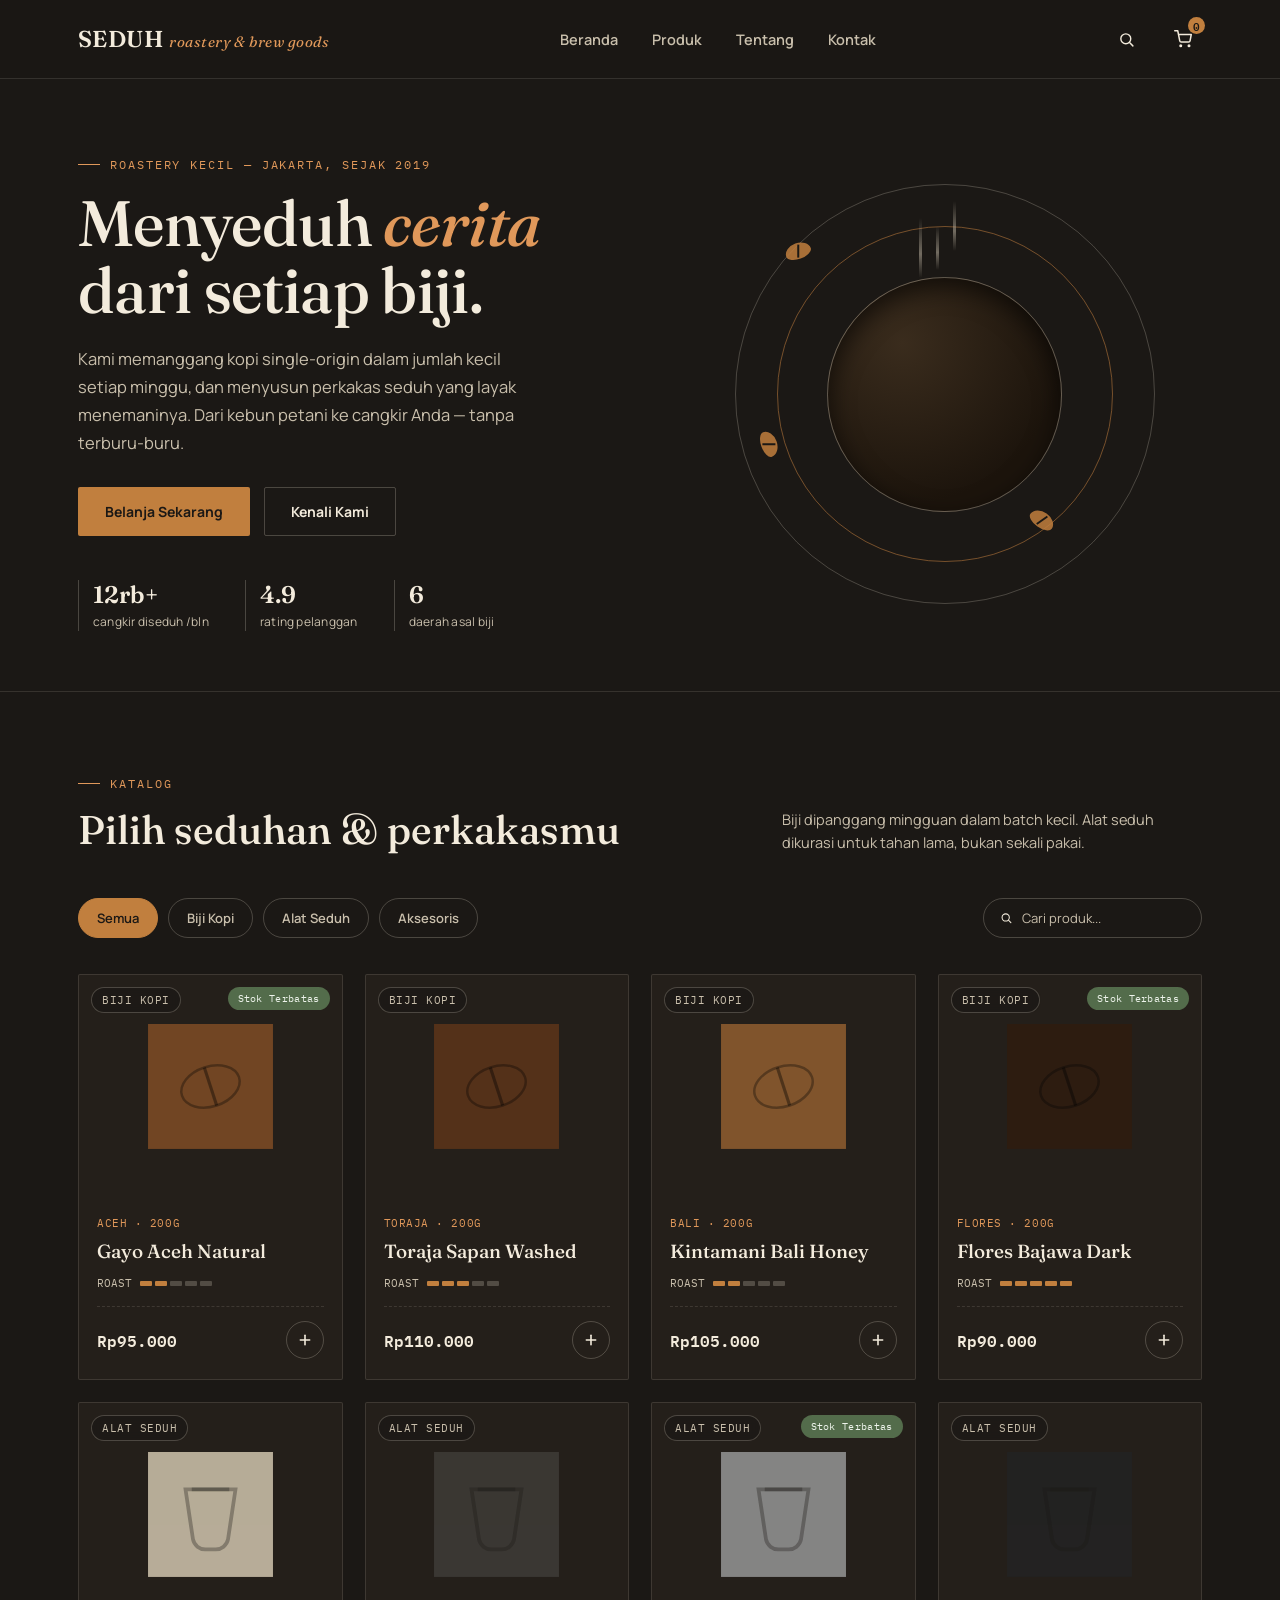
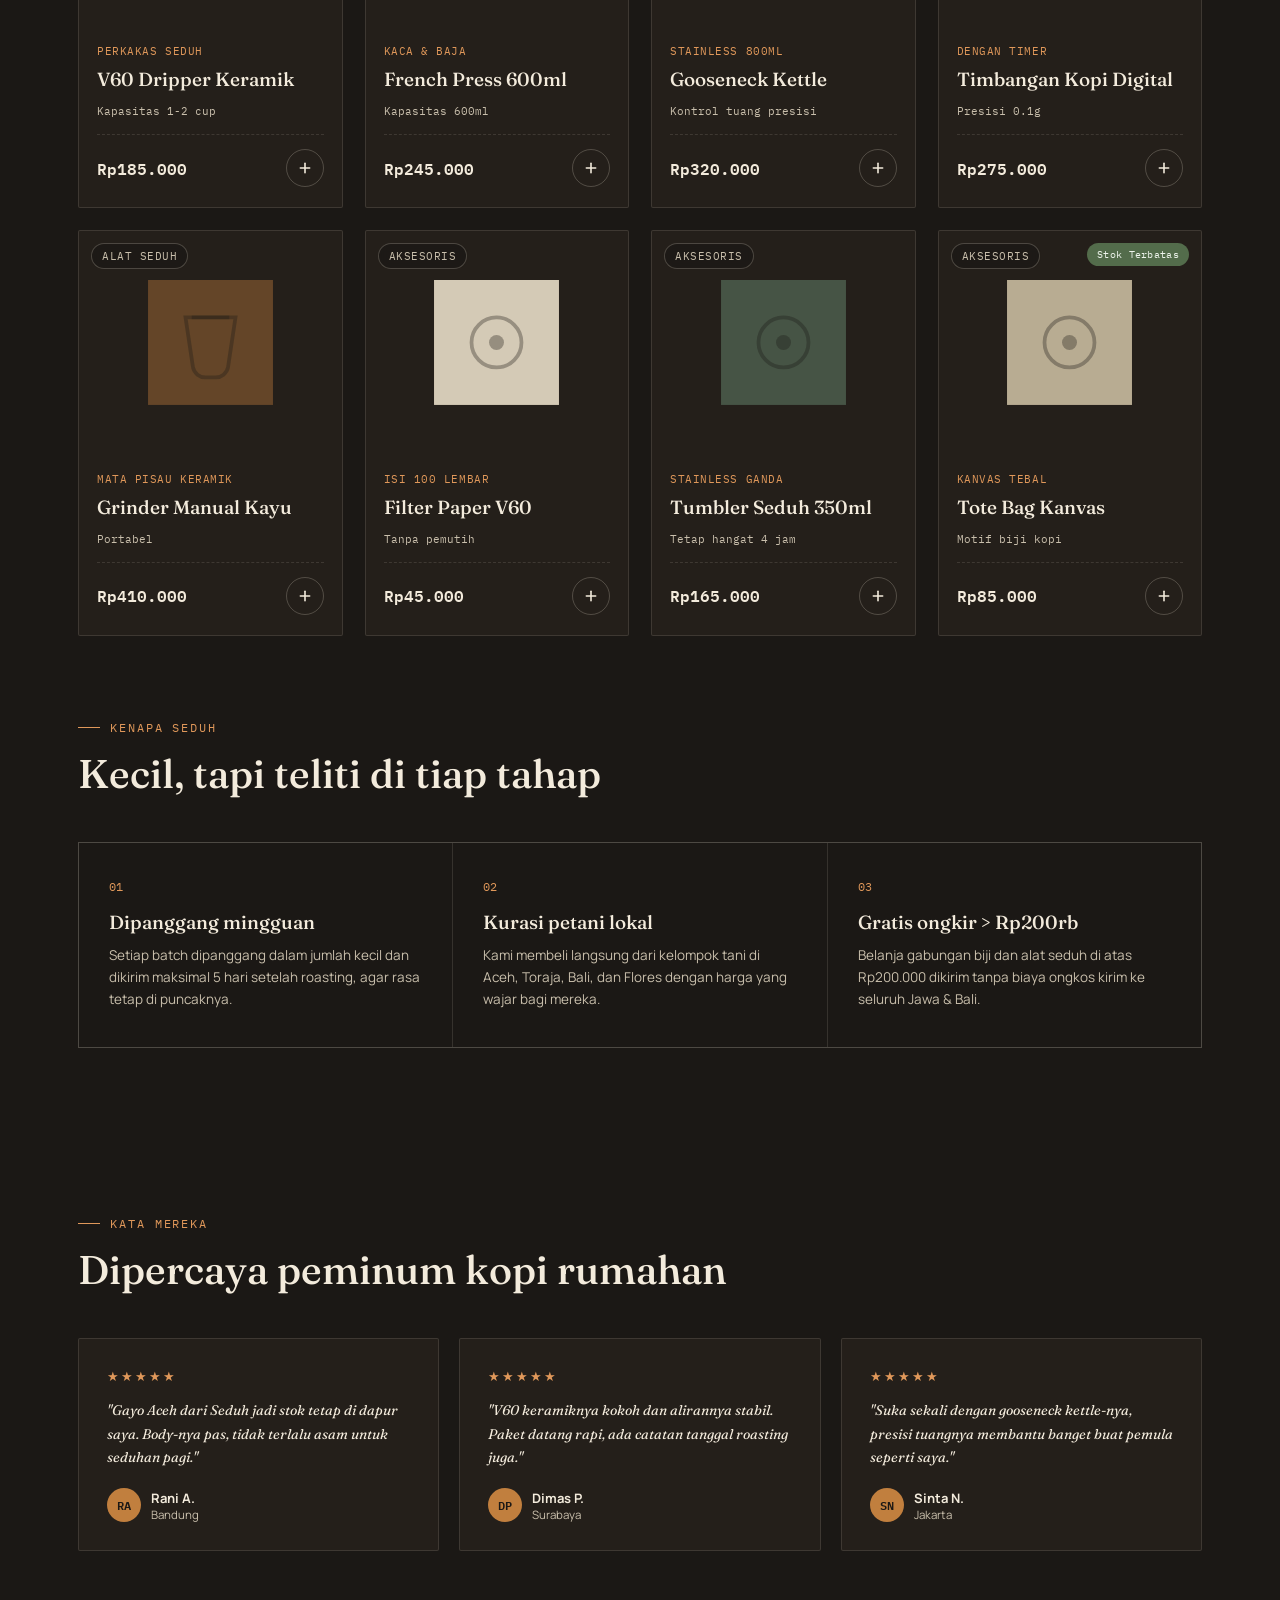
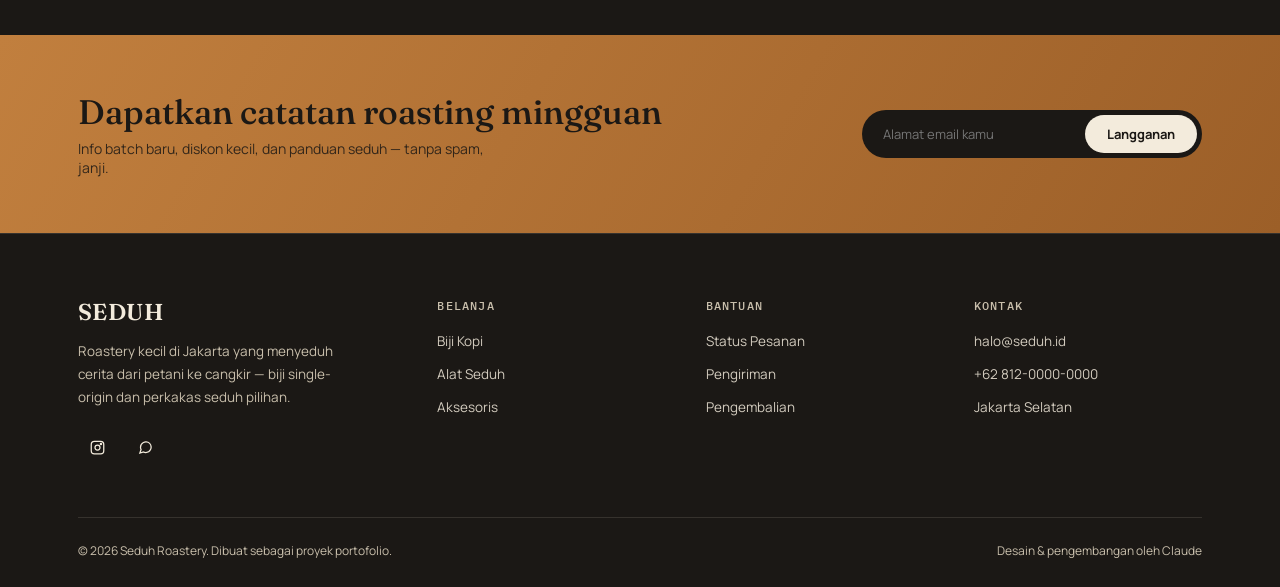
<file: seduh-ecommerce.html>
<!DOCTYPE html>
<html lang="id">
<head>
<meta charset="UTF-8">
<meta name="viewport" content="width=device-width, initial-scale=1.0">
<title>Seduh — Roastery &amp; Brew Goods</title>
<link rel="preconnect" href="https://fonts.googleapis.com">
<link href="https://fonts.googleapis.com/css2?family=Fraunces:ital,opsz,wght@0,9..144,300;0,9..144,500;0,9..144,600;1,9..144,500&family=Manrope:wght@400;500;600;700;800&family=IBM+Plex+Mono:wght@400;500;600&display=swap" rel="stylesheet">
<style>
  :root{
    --bg:#1B1815;
    --surface:#241F1A;
    --surface-2:#2C2620;
    --cream:#F3EBDC;
    --cream-dim:#C9BFAC;
    --copper:#C17F3E;
    --copper-bright:#E0985A;
    --green:#5C7A54;
    --line:rgba(243,235,220,0.12);
    --line-strong:rgba(243,235,220,0.22);
    --shadow:0 20px 50px -20px rgba(0,0,0,0.6);
    --radius:2px;
  }
  *{box-sizing:border-box;}
  html{scroll-behavior:smooth;}
  @media (prefers-reduced-motion: reduce){
    html{scroll-behavior:auto;}
    *{animation-duration:0.001ms !important; animation-iteration-count:1 !important; transition-duration:0.001ms !important;}
  }
  body{
    margin:0;
    background:var(--bg);
    color:var(--cream);
    font-family:'Manrope', sans-serif;
    -webkit-font-smoothing:antialiased;
  }
  h1,h2,h3,.serif{font-family:'Fraunces', serif;}
  .mono{font-family:'IBM Plex Mono', monospace;}
  a{color:inherit;}
  img{max-width:100%;display:block;}
  .wrap{max-width:1180px;margin:0 auto;padding:0 28px;}
  .eyebrow{
    font-family:'IBM Plex Mono', monospace;
    font-size:12px;
    letter-spacing:.16em;
    text-transform:uppercase;
    color:var(--copper-bright);
    display:flex;
    align-items:center;
    gap:10px;
  }
  .eyebrow::before{content:"";width:22px;height:1px;background:var(--copper-bright);display:inline-block;}
  button{font-family:inherit;cursor:pointer;}
  :focus-visible{outline:2px solid var(--copper-bright); outline-offset:3px;}

  /* ---------- HEADER ---------- */
  header{
    position:sticky; top:0; z-index:60;
    background:rgba(27,24,21,0.92);
    backdrop-filter:blur(10px);
    border-bottom:1px solid var(--line);
  }
  .nav{
    display:flex; align-items:center; justify-content:space-between;
    height:78px;
  }
  .logo{
    font-family:'Fraunces', serif;
    font-size:23px;
    font-weight:600;
    letter-spacing:.02em;
    display:flex; align-items:baseline; gap:6px;
  }
  .logo span{color:var(--copper-bright); font-style:italic; font-size:15px; font-weight:400;}
  .nav-links{display:flex; gap:34px; list-style:none; margin:0; padding:0;}
  .nav-links a{
    text-decoration:none; font-size:14.5px; font-weight:600; color:var(--cream-dim);
    position:relative; padding:4px 0; transition:color .2s;
  }
  .nav-links a:hover{color:var(--cream);}
  .nav-links a::after{
    content:""; position:absolute; left:0; bottom:-2px; width:0; height:1px; background:var(--copper-bright);
    transition:width .25s ease;
  }
  .nav-links a:hover::after{width:100%;}
  .nav-right{display:flex; align-items:center; gap:18px;}
  .icon-btn{
    background:none; border:1px solid transparent; color:var(--cream);
    width:38px; height:38px; border-radius:50%; display:flex; align-items:center; justify-content:center;
    transition:border-color .2s, background .2s;
  }
  .icon-btn:hover{border-color:var(--line-strong); background:var(--surface);}
  .cart-btn{position:relative;}
  .cart-count{
    position:absolute; top:-4px; right:-4px;
    background:var(--copper); color:var(--bg);
    font-family:'IBM Plex Mono', monospace; font-size:10.5px; font-weight:600;
    width:17px; height:17px; border-radius:50%;
    display:flex; align-items:center; justify-content:center;
  }
  .burger{display:none; background:none; border:none; color:var(--cream);}

  /* ---------- HERO ---------- */
  .hero{
    padding:78px 0 60px;
    border-bottom:1px solid var(--line);
    position:relative; overflow:hidden;
  }
  .hero-grid{
    display:grid; grid-template-columns:1.05fr .95fr; gap:40px; align-items:center;
  }
  .hero h1{
    font-size:clamp(38px, 5.2vw, 64px);
    line-height:1.04;
    font-weight:500;
    margin:18px 0 22px;
    letter-spacing:-.01em;
  }
  .hero h1 em{color:var(--copper-bright); font-style:italic; font-weight:500;}
  .hero p.lede{
    font-size:16.5px; line-height:1.7; color:var(--cream-dim); max-width:460px; margin:0 0 30px;
  }
  .hero-cta{display:flex; gap:14px; flex-wrap:wrap; margin-bottom:44px;}
  .btn{
    padding:14px 26px; border-radius:var(--radius); font-weight:700; font-size:14px;
    text-decoration:none; display:inline-flex; align-items:center; gap:8px;
    border:1px solid transparent; transition:transform .2s ease, background .2s, border-color .2s, color .2s;
  }
  .btn:hover{transform:translateY(-2px);}
  .btn-primary{background:var(--copper); color:#1B1815;}
  .btn-primary:hover{background:var(--copper-bright);}
  .btn-ghost{border-color:var(--line-strong); color:var(--cream); background:transparent;}
  .btn-ghost:hover{border-color:var(--copper-bright); color:var(--copper-bright);}
  .hero-stats{display:flex; gap:36px; flex-wrap:wrap;}
  .hero-stats div{border-left:1px solid var(--line-strong); padding-left:14px;}
  .hero-stats .num{font-family:'Fraunces', serif; font-size:24px; font-weight:600; display:block;}
  .hero-stats .lbl{font-size:12px; color:var(--cream-dim); letter-spacing:.02em;}

  .hero-art{
    position:relative; aspect-ratio:1/1; max-width:420px; margin:0 auto; width:100%;
  }
  .ring{position:absolute; border-radius:50%; border:1px solid var(--line-strong); inset:0;}
  .ring.r2{inset:10%; border-color:var(--copper); opacity:.55;}
  .ring.r3{inset:22%; background:radial-gradient(circle at 32% 28%, #3a2c1d, #1c140c 70%); border-color:var(--line);}
  .ring.r4{inset:22%; box-shadow:inset 0 8px 24px rgba(0,0,0,.6);}
  .bean{position:absolute; width:26px; height:16px; background:var(--copper); border-radius:50% 50% 50% 50%/60% 60% 40% 40%; opacity:.85;}
  .bean::after{content:""; position:absolute; top:50%; left:50%; width:1.5px; height:80%; background:#1B1815; transform:translate(-50%,-50%) rotate(20deg);}
  .steam{position:absolute; width:3px; border-radius:3px; background:linear-gradient(to top, transparent, var(--cream-dim) 40%, transparent); opacity:.5; animation:rise 4s ease-in-out infinite;}
  @keyframes rise{
    0%{transform:translateY(0) scaleY(1); opacity:0;}
    30%{opacity:.55;}
    100%{transform:translateY(-38px) scaleY(1.3); opacity:0;}
  }

  /* ---------- SECTION HEAD ---------- */
  .section{padding:84px 0;}
  .section-head{display:flex; justify-content:space-between; align-items:flex-end; gap:24px; margin-bottom:44px; flex-wrap:wrap;}
  .section-head h2{font-size:clamp(28px,3.4vw,40px); font-weight:500; margin:14px 0 0;}
  .section-head p{color:var(--cream-dim); max-width:420px; font-size:14.5px; line-height:1.6; margin:0;}

  /* ---------- FILTER CHIPS ---------- */
  .filters{display:flex; gap:10px; flex-wrap:wrap; margin-bottom:36px;}
  .chip{
    padding:9px 18px; border-radius:30px; border:1px solid var(--line-strong);
    background:transparent; color:var(--cream-dim); font-size:13px; font-weight:600;
    transition:all .2s;
  }
  .chip:hover{border-color:var(--copper-bright); color:var(--cream);}
  .chip.active{background:var(--copper); color:#1B1815; border-color:var(--copper);}
  .search-box{
    margin-left:auto; display:flex; align-items:center; gap:8px;
    border:1px solid var(--line-strong); border-radius:30px; padding:9px 16px; min-width:200px;
  }
  .search-box input{
    background:none; border:none; color:var(--cream); font-family:inherit; font-size:13px; outline:none; width:100%;
  }
  .search-box input::placeholder{color:var(--cream-dim);}

  /* ---------- PRODUCT GRID ---------- */
  .grid{display:grid; grid-template-columns:repeat(4, 1fr); gap:22px;}
  .card{
    background:var(--surface); border:1px solid var(--line); border-radius:var(--radius);
    overflow:hidden; opacity:0; transform:translateY(18px);
    transition:transform .5s ease, opacity .5s ease, border-color .25s;
    display:flex; flex-direction:column;
  }
  .card.in-view{opacity:1; transform:translateY(0);}
  .card:hover{border-color:var(--line-strong); transform:translateY(-4px);}
  .card-media{
    position:relative; aspect-ratio:4/3.4; display:flex; align-items:center; justify-content:center;
    overflow:hidden;
  }
  .card-media .tag{
    position:absolute; top:12px; left:12px; background:rgba(27,24,21,.72); backdrop-filter:blur(4px);
    padding:5px 10px; font-size:10.5px; font-family:'IBM Plex Mono',monospace; letter-spacing:.05em;
    border-radius:20px; color:var(--cream-dim); text-transform:uppercase; border:1px solid var(--line-strong);
  }
  .card-media .stock{
    position:absolute; top:12px; right:12px; background:rgba(92,122,84,.85);
    padding:5px 10px; font-size:10px; font-family:'IBM Plex Mono',monospace;
    border-radius:20px; color:#eef4ec; letter-spacing:.03em;
  }
  .glyph{width:56%; height:56%; opacity:.9;}
  .card-body{padding:18px 18px 20px; display:flex; flex-direction:column; gap:10px; flex:1;}
  .card-origin{font-size:11px; color:var(--copper-bright); font-family:'IBM Plex Mono',monospace; letter-spacing:.05em; text-transform:uppercase;}
  .card-name{font-family:'Fraunces', serif; font-size:19px; font-weight:500; margin:0; line-height:1.25;}
  .card-desc{font-size:12.5px; color:var(--cream-dim); line-height:1.5; margin:0; flex:1;}

  .roast-dial{display:flex; align-items:center; gap:8px; margin-top:2px;}
  .roast-dial .lbl{font-size:10.5px; color:var(--cream-dim); font-family:'IBM Plex Mono',monospace; white-space:nowrap;}
  .roast-dial .segs{display:flex; gap:3px;}
  .roast-dial .seg{width:12px; height:5px; background:var(--line-strong); border-radius:1px;}
  .roast-dial .seg.on{background:var(--copper);}

  .card-footer{display:flex; align-items:center; justify-content:space-between; margin-top:6px; padding-top:14px; border-top:1px dashed var(--line);}
  .price{font-family:'IBM Plex Mono', monospace; font-weight:600; font-size:15.5px;}
  .add-btn{
    width:38px; height:38px; border-radius:50%; border:1px solid var(--line-strong); background:transparent; color:var(--cream);
    display:flex; align-items:center; justify-content:center; transition:all .2s;
  }
  .add-btn:hover{background:var(--copper); border-color:var(--copper); color:#1B1815; transform:rotate(90deg);}

  /* ---------- WHY SECTION ---------- */
  .why-grid{display:grid; grid-template-columns:repeat(3,1fr); gap:1px; background:var(--line); border:1px solid var(--line); margin-top:6px;}
  .why-item{background:var(--bg); padding:36px 30px;}
  .why-num{font-family:'IBM Plex Mono',monospace; color:var(--copper-bright); font-size:12px; margin-bottom:16px; display:block;}
  .why-item h3{font-size:19px; font-weight:500; margin:0 0 10px;}
  .why-item p{font-size:13.5px; color:var(--cream-dim); line-height:1.65; margin:0;}

  /* ---------- TESTIMONIALS ---------- */
  .testi-grid{display:grid; grid-template-columns:repeat(3,1fr); gap:20px;}
  .testi-card{background:var(--surface); border:1px solid var(--line); padding:28px; border-radius:var(--radius);}
  .testi-stars{color:var(--copper-bright); font-size:13px; letter-spacing:2px; margin-bottom:14px;}
  .testi-card p{font-size:14px; line-height:1.7; color:var(--cream); margin:0 0 18px; font-style:italic; font-family:'Fraunces', serif; font-weight:400;}
  .testi-who{display:flex; align-items:center; gap:10px;}
  .testi-avatar{width:34px; height:34px; border-radius:50%; background:var(--copper); display:flex; align-items:center; justify-content:center; font-family:'IBM Plex Mono',monospace; font-size:12px; font-weight:600; color:#1B1815;}
  .testi-name{font-size:13px; font-weight:700;}
  .testi-loc{font-size:11.5px; color:var(--cream-dim);}

  /* ---------- CTA BAND ---------- */
  .cta-band{
    background:linear-gradient(120deg, #C17F3E, #9c5f28);
    color:#1B1815; padding:56px 0; margin:0;
  }
  .cta-inner{display:flex; align-items:center; justify-content:space-between; gap:24px; flex-wrap:wrap;}
  .cta-inner h2{font-size:clamp(24px,3vw,34px); margin:0 0 6px; font-weight:500;}
  .cta-inner p{margin:0; font-size:14px; opacity:.85; max-width:420px;}
  .cta-form{display:flex; gap:0; background:#1B1815; border-radius:30px; padding:5px; min-width:340px;}
  .cta-form input{flex:1; background:none; border:none; padding:10px 16px; color:var(--cream); font-family:inherit; outline:none; font-size:13px;}
  .cta-form button{background:var(--cream); color:#1B1815; border:none; padding:10px 22px; border-radius:24px; font-weight:700; font-size:13px;}

  /* ---------- FOOTER ---------- */
  footer{border-top:1px solid var(--line); padding:64px 0 28px;}
  .footer-grid{display:grid; grid-template-columns:1.4fr 1fr 1fr 1fr; gap:40px; margin-bottom:50px;}
  .footer-brand p{color:var(--cream-dim); font-size:13.5px; line-height:1.7; max-width:280px; margin:14px 0 20px;}
  .socials{display:flex; gap:10px;}
  .footer-col h4{font-size:12px; text-transform:uppercase; letter-spacing:.1em; color:var(--cream-dim); margin:0 0 16px; font-family:'IBM Plex Mono',monospace; font-weight:500;}
  .footer-col ul{list-style:none; margin:0; padding:0; display:flex; flex-direction:column; gap:11px;}
  .footer-col a{text-decoration:none; font-size:13.5px; color:var(--cream); opacity:.85; transition:opacity .2s;}
  .footer-col a:hover{opacity:1; color:var(--copper-bright);}
  .footer-bottom{display:flex; justify-content:space-between; padding-top:24px; border-top:1px solid var(--line); font-size:12px; color:var(--cream-dim); flex-wrap:wrap; gap:10px;}

  /* ---------- CART DRAWER ---------- */
  .overlay{
    position:fixed; inset:0; background:rgba(10,8,6,.6); backdrop-filter:blur(2px);
    opacity:0; pointer-events:none; transition:opacity .3s; z-index:80;
  }
  .overlay.open{opacity:1; pointer-events:auto;}
  .drawer{
    position:fixed; top:0; right:0; height:100%; width:420px; max-width:92vw;
    background:var(--surface); border-left:1px solid var(--line-strong);
    transform:translateX(100%); transition:transform .35s cubic-bezier(.4,0,.2,1);
    z-index:90; display:flex; flex-direction:column;
  }
  .drawer.open{transform:translateX(0);}
  .drawer-head{padding:24px 24px 18px; border-bottom:1px solid var(--line); display:flex; justify-content:space-between; align-items:center;}
  .drawer-head h3{margin:0; font-size:20px; font-weight:500;}
  .drawer-items{flex:1; overflow-y:auto; padding:10px 24px;}
  .cart-empty{text-align:center; padding:60px 20px; color:var(--cream-dim);}
  .cart-item{display:flex; gap:12px; padding:16px 0; border-bottom:1px dashed var(--line);}
  .cart-item-media{width:56px; height:56px; background:var(--surface-2); border-radius:2px; flex-shrink:0; display:flex; align-items:center; justify-content:center;}
  .cart-item-media svg{width:60%; height:60%;}
  .cart-item-info{flex:1; min-width:0;}
  .cart-item-name{font-size:13.5px; font-weight:700; margin:0 0 3px;}
  .cart-item-price{font-family:'IBM Plex Mono',monospace; font-size:12px; color:var(--cream-dim);}
  .qty-row{display:flex; align-items:center; gap:10px; margin-top:8px;}
  .qty-btn{width:22px; height:22px; border-radius:50%; border:1px solid var(--line-strong); background:none; color:var(--cream); display:flex; align-items:center; justify-content:center; font-size:12px; line-height:1;}
  .qty-btn:hover{border-color:var(--copper-bright); color:var(--copper-bright);}
  .qty-val{font-family:'IBM Plex Mono',monospace; font-size:13px; width:16px; text-align:center;}
  .remove-btn{margin-left:auto; background:none; border:none; color:var(--cream-dim); font-size:11px; text-decoration:underline; font-family:inherit;}
  .remove-btn:hover{color:var(--copper-bright);}

  .drawer-summary{padding:20px 24px 26px; border-top:1px solid var(--line-strong); background:var(--surface-2);}
  .receipt-row{display:flex; justify-content:space-between; font-family:'IBM Plex Mono',monospace; font-size:12.5px; color:var(--cream-dim); padding:4px 0;}
  .receipt-row.total{color:var(--cream); font-size:15px; font-weight:600; margin-top:8px; padding-top:12px; border-top:1px dashed var(--line-strong);}
  .checkout-btn{width:100%; margin-top:16px; padding:15px; background:var(--copper); color:#1B1815; border:none; border-radius:var(--radius); font-weight:700; font-size:14px;}
  .checkout-btn:hover{background:var(--copper-bright);}

  /* ---------- TOAST ---------- */
  .toast{
    position:fixed; bottom:26px; left:50%; transform:translateX(-50%) translateY(20px);
    background:var(--cream); color:#1B1815; padding:13px 22px; border-radius:30px;
    font-size:13px; font-weight:700; z-index:100; opacity:0; transition:all .35s ease;
    display:flex; align-items:center; gap:8px; pointer-events:none;
  }
  .toast.show{opacity:1; transform:translateX(-50%) translateY(0);}

  /* ---------- RESPONSIVE ---------- */
  @media (max-width:980px){
    .grid{grid-template-columns:repeat(2,1fr);}
    .hero-grid{grid-template-columns:1fr; text-align:center;}
    .hero p.lede{margin:0 auto 30px;}
    .hero-cta, .hero-stats{justify-content:center;}
    .hero-stats div{text-align:left;}
    .why-grid{grid-template-columns:1fr;}
    .testi-grid{grid-template-columns:1fr;}
    .footer-grid{grid-template-columns:1fr 1fr;}
    .nav-links{display:none;}
    .burger{display:flex; align-items:center;}
  }
  @media (max-width:560px){
    .grid{grid-template-columns:1fr;}
    .footer-grid{grid-template-columns:1fr;}
    .cta-inner{flex-direction:column; align-items:flex-start;}
    .cta-form{width:100%;}
    .section{padding:56px 0;}
  }
</style>
</head>
<body>

<!-- ============ HEADER ============ -->
<header>
  <div class="wrap nav">
    <div class="logo">SEDUH <span>roastery &amp; brew goods</span></div>
    <ul class="nav-links">
      <li><a href="#beranda">Beranda</a></li>
      <li><a href="#produk">Produk</a></li>
      <li><a href="#tentang">Tentang</a></li>
      <li><a href="#kontak">Kontak</a></li>
    </ul>
    <div class="nav-right">
      <button class="icon-btn" aria-label="Cari" id="searchToggle">
        <svg width="17" height="17" viewBox="0 0 24 24" fill="none" stroke="currentColor" stroke-width="2" stroke-linecap="round"><circle cx="11" cy="11" r="7"/><line x1="21" y1="21" x2="16.65" y2="16.65"/></svg>
      </button>
      <button class="icon-btn cart-btn" aria-label="Keranjang" id="cartToggle">
        <svg width="18" height="18" viewBox="0 0 24 24" fill="none" stroke="currentColor" stroke-width="2" stroke-linecap="round" stroke-linejoin="round"><circle cx="9" cy="21" r="1"/><circle cx="20" cy="21" r="1"/><path d="M1 1h4l2.68 13.39a2 2 0 0 0 2 1.61h9.72a2 2 0 0 0 2-1.61L23 6H6"/></svg>
        <span class="cart-count" id="cartCount">0</span>
      </button>
      <button class="burger icon-btn" aria-label="Menu">
        <svg width="18" height="18" viewBox="0 0 24 24" fill="none" stroke="currentColor" stroke-width="2" stroke-linecap="round"><line x1="3" y1="6" x2="21" y2="6"/><line x1="3" y1="12" x2="21" y2="12"/><line x1="3" y1="18" x2="21" y2="18"/></svg>
      </button>
    </div>
  </div>
</header>

<!-- ============ HERO ============ -->
<section class="hero" id="beranda">
  <div class="wrap hero-grid">
    <div>
      <div class="eyebrow">Roastery Kecil — Jakarta, sejak 2019</div>
      <h1>Menyeduh <em>cerita</em><br>dari setiap biji.</h1>
      <p class="lede">Kami memanggang kopi single-origin dalam jumlah kecil setiap minggu, dan menyusun perkakas seduh yang layak menemaninya. Dari kebun petani ke cangkir Anda — tanpa terburu-buru.</p>
      <div class="hero-cta">
        <a href="#produk" class="btn btn-primary">Belanja Sekarang</a>
        <a href="#tentang" class="btn btn-ghost">Kenali Kami</a>
      </div>
      <div class="hero-stats">
        <div><span class="num">12rb+</span><span class="lbl">cangkir diseduh /bln</span></div>
        <div><span class="num">4.9</span><span class="lbl">rating pelanggan</span></div>
        <div><span class="num">6</span><span class="lbl">daerah asal biji</span></div>
      </div>
    </div>
    <div class="hero-art" aria-hidden="true">
      <div class="ring"></div>
      <div class="ring r2"></div>
      <div class="ring r3"></div>
      <div class="ring r4"></div>
      <div class="steam" style="left:44%; top:8%; height:60px; animation-delay:0s;"></div>
      <div class="steam" style="left:52%; top:4%; height:50px; animation-delay:1.3s;"></div>
      <div class="steam" style="left:48%; top:10%; height:44px; animation-delay:2.5s;"></div>
      <div class="bean" style="top:14%; left:12%; transform:rotate(-20deg);"></div>
      <div class="bean" style="top:78%; left:70%; transform:rotate(35deg);"></div>
      <div class="bean" style="top:60%; left:5%; transform:rotate(70deg);"></div>
    </div>
  </div>
</section>

<!-- ============ PRODUCTS ============ -->
<section class="section" id="produk">
  <div class="wrap">
    <div class="section-head">
      <div>
        <div class="eyebrow">Katalog</div>
        <h2>Pilih seduhan &amp; perkakasmu</h2>
      </div>
      <p>Biji dipanggang mingguan dalam batch kecil. Alat seduh dikurasi untuk tahan lama, bukan sekali pakai.</p>
    </div>

    <div class="filters">
      <button class="chip active" data-filter="Semua">Semua</button>
      <button class="chip" data-filter="Biji Kopi">Biji Kopi</button>
      <button class="chip" data-filter="Alat Seduh">Alat Seduh</button>
      <button class="chip" data-filter="Aksesoris">Aksesoris</button>
      <div class="search-box">
        <svg width="14" height="14" viewBox="0 0 24 24" fill="none" stroke="currentColor" stroke-width="2" stroke-linecap="round"><circle cx="11" cy="11" r="7"/><line x1="21" y1="21" x2="16.65" y2="16.65"/></svg>
        <input type="text" id="searchInput" placeholder="Cari produk...">
      </div>
    </div>

    <div class="grid" id="productGrid"></div>
  </div>
</section>

<!-- ============ WHY ============ -->
<section class="section" style="padding-top:0;">
  <div class="wrap">
    <div class="section-head">
      <div>
        <div class="eyebrow">Kenapa Seduh</div>
        <h2>Kecil, tapi teliti di tiap tahap</h2>
      </div>
    </div>
    <div class="why-grid">
      <div class="why-item">
        <span class="why-num">01</span>
        <h3>Dipanggang mingguan</h3>
        <p>Setiap batch dipanggang dalam jumlah kecil dan dikirim maksimal 5 hari setelah roasting, agar rasa tetap di puncaknya.</p>
      </div>
      <div class="why-item">
        <span class="why-num">02</span>
        <h3>Kurasi petani lokal</h3>
        <p>Kami membeli langsung dari kelompok tani di Aceh, Toraja, Bali, dan Flores dengan harga yang wajar bagi mereka.</p>
      </div>
      <div class="why-item">
        <span class="why-num">03</span>
        <h3>Gratis ongkir &gt; Rp200rb</h3>
        <p>Belanja gabungan biji dan alat seduh di atas Rp200.000 dikirim tanpa biaya ongkos kirim ke seluruh Jawa &amp; Bali.</p>
      </div>
    </div>
  </div>
</section>

<!-- ============ TESTIMONIALS ============ -->
<section class="section" id="tentang">
  <div class="wrap">
    <div class="section-head">
      <div>
        <div class="eyebrow">Kata Mereka</div>
        <h2>Dipercaya peminum kopi rumahan</h2>
      </div>
    </div>
    <div class="testi-grid">
      <div class="testi-card">
        <div class="testi-stars">★★★★★</div>
        <p>"Gayo Aceh dari Seduh jadi stok tetap di dapur saya. Body-nya pas, tidak terlalu asam untuk seduhan pagi."</p>
        <div class="testi-who">
          <div class="testi-avatar">RA</div>
          <div><div class="testi-name">Rani A.</div><div class="testi-loc">Bandung</div></div>
        </div>
      </div>
      <div class="testi-card">
        <div class="testi-stars">★★★★★</div>
        <p>"V60 keramiknya kokoh dan alirannya stabil. Paket datang rapi, ada catatan tanggal roasting juga."</p>
        <div class="testi-who">
          <div class="testi-avatar">DP</div>
          <div><div class="testi-name">Dimas P.</div><div class="testi-loc">Surabaya</div></div>
        </div>
      </div>
      <div class="testi-card">
        <div class="testi-stars">★★★★★</div>
        <p>"Suka sekali dengan gooseneck kettle-nya, presisi tuangnya membantu banget buat pemula seperti saya."</p>
        <div class="testi-who">
          <div class="testi-avatar">SN</div>
          <div><div class="testi-name">Sinta N.</div><div class="testi-loc">Jakarta</div></div>
        </div>
      </div>
    </div>
  </div>
</section>

<!-- ============ CTA BAND ============ -->
<section class="cta-band" id="kontak">
  <div class="wrap cta-inner">
    <div>
      <h2>Dapatkan catatan roasting mingguan</h2>
      <p>Info batch baru, diskon kecil, dan panduan seduh — tanpa spam, janji.</p>
    </div>
    <form class="cta-form" onsubmit="event.preventDefault(); showToast('Terima kasih sudah berlangganan!');">
      <input type="email" placeholder="Alamat email kamu" required>
      <button type="submit">Langganan</button>
    </form>
  </div>
</section>

<!-- ============ FOOTER ============ -->
<footer>
  <div class="wrap">
    <div class="footer-grid">
      <div class="footer-brand">
        <div class="logo">SEDUH</div>
        <p>Roastery kecil di Jakarta yang menyeduh cerita dari petani ke cangkir — biji single-origin dan perkakas seduh pilihan.</p>
        <div class="socials">
          <a href="#" class="icon-btn" aria-label="Instagram"><svg width="15" height="15" viewBox="0 0 24 24" fill="none" stroke="currentColor" stroke-width="2"><rect x="2" y="2" width="20" height="20" rx="5"/><circle cx="12" cy="12" r="4"/><circle cx="17.5" cy="6.5" r="1"/></svg></a>
          <a href="#" class="icon-btn" aria-label="Whatsapp"><svg width="15" height="15" viewBox="0 0 24 24" fill="none" stroke="currentColor" stroke-width="2"><path d="M21 11.5a8.38 8.38 0 0 1-.9 3.8 8.5 8.5 0 0 1-7.6 4.7 8.38 8.38 0 0 1-3.8-.9L3 21l1.9-5.7a8.38 8.38 0 0 1-.9-3.8 8.5 8.5 0 0 1 4.7-7.6 8.38 8.38 0 0 1 3.8-.9h.5a8.48 8.48 0 0 1 8 8v.5z"/></svg></a>
        </div>
      </div>
      <div class="footer-col">
        <h4>Belanja</h4>
        <ul>
          <li><a href="#produk">Biji Kopi</a></li>
          <li><a href="#produk">Alat Seduh</a></li>
          <li><a href="#produk">Aksesoris</a></li>
        </ul>
      </div>
      <div class="footer-col">
        <h4>Bantuan</h4>
        <ul>
          <li><a href="#">Status Pesanan</a></li>
          <li><a href="#">Pengiriman</a></li>
          <li><a href="#">Pengembalian</a></li>
        </ul>
      </div>
      <div class="footer-col">
        <h4>Kontak</h4>
        <ul>
          <li><a href="#">halo@seduh.id</a></li>
          <li><a href="#">+62 812-0000-0000</a></li>
          <li><a href="#">Jakarta Selatan</a></li>
        </ul>
      </div>
    </div>
    <div class="footer-bottom">
      <span>© 2026 Seduh Roastery. Dibuat sebagai proyek portofolio.</span>
      <span>Desain &amp; pengembangan oleh Claude</span>
    </div>
  </div>
</footer>

<!-- ============ CART DRAWER ============ -->
<div class="overlay" id="overlay"></div>
<aside class="drawer" id="drawer" aria-label="Keranjang belanja">
  <div class="drawer-head">
    <h3>Keranjang</h3>
    <button class="icon-btn" id="closeDrawer" aria-label="Tutup">
      <svg width="16" height="16" viewBox="0 0 24 24" fill="none" stroke="currentColor" stroke-width="2" stroke-linecap="round"><line x1="18" y1="6" x2="6" y2="18"/><line x1="6" y1="6" x2="18" y2="18"/></svg>
    </button>
  </div>
  <div class="drawer-items" id="drawerItems"></div>
  <div class="drawer-summary" id="drawerSummary"></div>
</aside>

<div class="toast" id="toast"></div>

<script>
/* ---------------- DATA ---------------- */
const products = [
  {id:1, name:"Gayo Aceh Natural", origin:"Aceh · 200g", cat:"Biji Kopi", price:95000, roast:2, tag:"Light-Medium", stock:"Stok Terbatas", hue:"#7a4a24"},
  {id:2, name:"Toraja Sapan Washed", origin:"Toraja · 200g", cat:"Biji Kopi", price:110000, roast:3, tag:"Medium", stock:null, hue:"#5a3319"},
  {id:3, name:"Kintamani Bali Honey", origin:"Bali · 200g", cat:"Biji Kopi", price:105000, roast:2, tag:"Light-Medium", stock:null, hue:"#8a5a2e"},
  {id:4, name:"Flores Bajawa Dark", origin:"Flores · 200g", cat:"Biji Kopi", price:90000, roast:5, tag:"Dark", stock:"Stok Terbatas", hue:"#2e1c10"},
  {id:5, name:"V60 Dripper Keramik", origin:"Perkakas Seduh", cat:"Alat Seduh", price:185000, roast:0, tag:"Kapasitas 1-2 cup", stock:null, hue:"#c7bca6"},
  {id:6, name:"French Press 600ml", origin:"Kaca &amp; Baja", cat:"Alat Seduh", price:245000, roast:0, tag:"Kapasitas 600ml", stock:null, hue:"#3d3a36"},
  {id:7, name:"Gooseneck Kettle", origin:"Stainless 800ml", cat:"Alat Seduh", price:320000, roast:0, tag:"Kontrol tuang presisi", stock:"Stok Terbatas", hue:"#8f8f8f"},
  {id:8, name:"Timbangan Kopi Digital", origin:"Dengan Timer", cat:"Alat Seduh", price:275000, roast:0, tag:"Presisi 0.1g", stock:null, hue:"#232323"},
  {id:9, name:"Grinder Manual Kayu", origin:"Mata Pisau Keramik", cat:"Alat Seduh", price:410000, roast:0, tag:"Portabel", stock:null, hue:"#6b4a2a"},
  {id:10, name:"Filter Paper V60", origin:"Isi 100 lembar", cat:"Aksesoris", price:45000, roast:0, tag:"Tanpa pemutih", stock:null, hue:"#e8ddc7"},
  {id:11, name:"Tumbler Seduh 350ml", origin:"Stainless Ganda", cat:"Aksesoris", price:165000, roast:0, tag:"Tetap hangat 4 jam", stock:null, hue:"#4a5a4a"},
  {id:12, name:"Tote Bag Kanvas", origin:"Kanvas Tebal", cat:"Aksesoris", price:85000, roast:0, tag:"Motif biji kopi", stock:"Stok Terbatas", hue:"#c9bca0"},
];

let cart = [];
let activeFilter = "Semua";
let searchTerm = "";

/* ---------------- HELPERS ---------------- */
const rupiah = n => "Rp" + n.toLocaleString("id-ID");

function productGlyph(p){
  if(p.cat === "Biji Kopi"){
    return `<svg class="glyph" viewBox="0 0 100 100"><rect width="100" height="100" fill="${p.hue}"/>
      <ellipse cx="50" cy="50" rx="24" ry="16" fill="none" stroke="#00000055" stroke-width="2" transform="rotate(-18 50 50)"/>
      <path d="M50 34 Q50 50 50 66" stroke="#00000066" stroke-width="2.5" fill="none" transform="rotate(-18 50 50)"/>
      </svg>`;
  }
  if(p.cat === "Alat Seduh"){
    return `<svg class="glyph" viewBox="0 0 100 100"><rect width="100" height="100" fill="${p.hue}"/>
      <path d="M30 30 h40 l-6 40 a10 10 0 0 1 -10 8h-8 a10 10 0 0 1 -10 -8 z" fill="none" stroke="#1B181555" stroke-width="3"/>
      <line x1="35" y1="30" x2="65" y2="30" stroke="#1B181555" stroke-width="3"/>
      </svg>`;
  }
  return `<svg class="glyph" viewBox="0 0 100 100"><rect width="100" height="100" fill="${p.hue}"/>
    <circle cx="50" cy="50" r="20" fill="none" stroke="#1B181555" stroke-width="3"/>
    <circle cx="50" cy="50" r="6" fill="#1B181555"/>
    </svg>`;
}

function roastDial(p){
  if(p.roast === 0) return `<div class="roast-dial"><span class="lbl">${p.tag}</span></div>`;
  let segs = "";
  for(let i=1;i<=5;i++){ segs += `<div class="seg ${i<=p.roast?'on':''}"></div>`; }
  return `<div class="roast-dial"><span class="lbl">ROAST</span><div class="segs">${segs}</div></div>`;
}

/* ---------------- RENDER PRODUCTS ---------------- */
function renderProducts(){
  const grid = document.getElementById('productGrid');
  const filtered = products.filter(p => {
    const matchCat = activeFilter === "Semua" || p.cat === activeFilter;
    const matchSearch = p.name.toLowerCase().includes(searchTerm.toLowerCase());
    return matchCat && matchSearch;
  });

  grid.innerHTML = filtered.map(p => `
    <div class="card" data-id="${p.id}">
      <div class="card-media">
        <span class="tag">${p.cat}</span>
        ${p.stock ? `<span class="stock">${p.stock}</span>` : ''}
        ${productGlyph(p)}
      </div>
      <div class="card-body">
        <span class="card-origin">${p.origin}</span>
        <h3 class="card-name">${p.name}</h3>
        ${roastDial(p)}
        <div class="card-footer">
          <span class="price">${rupiah(p.price)}</span>
          <button class="add-btn" aria-label="Tambah ke keranjang" onclick="addToCart(${p.id})">
            <svg width="16" height="16" viewBox="0 0 24 24" fill="none" stroke="currentColor" stroke-width="2.4" stroke-linecap="round"><line x1="12" y1="5" x2="12" y2="19"/><line x1="5" y1="12" x2="19" y2="12"/></svg>
          </button>
        </div>
      </div>
    </div>
  `).join('') || `<p style="color:var(--cream-dim); grid-column:1/-1; text-align:center; padding:40px 0;">Produk tidak ditemukan.</p>`;

  observeCards();
}

/* ---------------- FILTERS & SEARCH ---------------- */
document.querySelectorAll('.chip').forEach(chip => {
  chip.addEventListener('click', () => {
    document.querySelectorAll('.chip').forEach(c => c.classList.remove('active'));
    chip.classList.add('active');
    activeFilter = chip.dataset.filter;
    renderProducts();
  });
});
document.getElementById('searchInput').addEventListener('input', e => {
  searchTerm = e.target.value;
  renderProducts();
});
document.getElementById('searchToggle').addEventListener('click', () => {
  document.getElementById('searchInput').focus();
  document.getElementById('produk').scrollIntoView({behavior:'smooth'});
});

/* ---------------- SCROLL REVEAL ---------------- */
function observeCards(){
  const obs = new IntersectionObserver((entries) => {
    entries.forEach(e => { if(e.isIntersecting){ e.target.classList.add('in-view'); obs.unobserve(e.target); } });
  }, {threshold:0.12});
  document.querySelectorAll('.card:not(.in-view)').forEach(c => obs.observe(c));
}

/* ---------------- CART LOGIC ---------------- */
function addToCart(id){
  const product = products.find(p => p.id === id);
  const existing = cart.find(i => i.id === id);
  if(existing){ existing.qty += 1; } else { cart.push({...product, qty:1}); }
  updateCart();
  showToast(`${product.name} ditambahkan ke keranjang`);
}
function changeQty(id, delta){
  const item = cart.find(i => i.id === id);
  if(!item) return;
  item.qty += delta;
  if(item.qty <= 0){ cart = cart.filter(i => i.id !== id); }
  updateCart();
}
function removeItem(id){
  cart = cart.filter(i => i.id !== id);
  updateCart();
}
function updateCart(){
  const count = cart.reduce((s,i)=>s+i.qty,0);
  document.getElementById('cartCount').textContent = count;

  const itemsEl = document.getElementById('drawerItems');
  if(cart.length === 0){
    itemsEl.innerHTML = `<div class="cart-empty">
      <p>Keranjang kamu masih kosong.</p>
      <p style="font-size:12px;">Yuk pilih biji kopi atau alat seduh favoritmu.</p>
    </div>`;
  } else {
    itemsEl.innerHTML = cart.map(i => `
      <div class="cart-item">
        <div class="cart-item-media">${productGlyph(i)}</div>
        <div class="cart-item-info">
          <p class="cart-item-name">${i.name}</p>
          <span class="cart-item-price">${rupiah(i.price)}</span>
          <div class="qty-row">
            <button class="qty-btn" onclick="changeQty(${i.id}, -1)">−</button>
            <span class="qty-val">${i.qty}</span>
            <button class="qty-btn" onclick="changeQty(${i.id}, 1)">+</button>
            <button class="remove-btn" onclick="removeItem(${i.id})">Hapus</button>
          </div>
        </div>
      </div>
    `).join('');
  }

  const subtotal = cart.reduce((s,i)=>s+i.price*i.qty,0);
  const ongkir = subtotal === 0 ? 0 : (subtotal >= 200000 ? 0 : 15000);
  const total = subtotal + ongkir;
  document.getElementById('drawerSummary').innerHTML = `
    <div class="receipt-row"><span>Subtotal</span><span>${rupiah(subtotal)}</span></div>
    <div class="receipt-row"><span>Ongkos Kirim</span><span>${subtotal===0 ? '—' : (ongkir===0 ? 'GRATIS' : rupiah(ongkir))}</span></div>
    <div class="receipt-row total"><span>Total</span><span>${rupiah(total)}</span></div>
    <button class="checkout-btn" onclick="checkout()">Checkout</button>
  `;
}
function checkout(){
  if(cart.length === 0){ showToast('Keranjang masih kosong'); return; }
  showToast('Ini demo portofolio — checkout tidak diproses sungguhan.');
}

/* ---------------- DRAWER TOGGLE ---------------- */
const drawer = document.getElementById('drawer');
const overlay = document.getElementById('overlay');
function openDrawer(){ drawer.classList.add('open'); overlay.classList.add('open'); }
function closeDrawerFn(){ drawer.classList.remove('open'); overlay.classList.remove('open'); }
document.getElementById('cartToggle').addEventListener('click', openDrawer);
document.getElementById('closeDrawer').addEventListener('click', closeDrawerFn);
overlay.addEventListener('click', closeDrawerFn);

/* ---------------- TOAST ---------------- */
let toastTimer;
function showToast(msg){
  const t = document.getElementById('toast');
  t.textContent = msg;
  t.classList.add('show');
  clearTimeout(toastTimer);
  toastTimer = setTimeout(()=> t.classList.remove('show'), 2600);
}

/* ---------------- INIT ---------------- */
renderProducts();
updateCart();
</script>
</body>
</html>
</file>
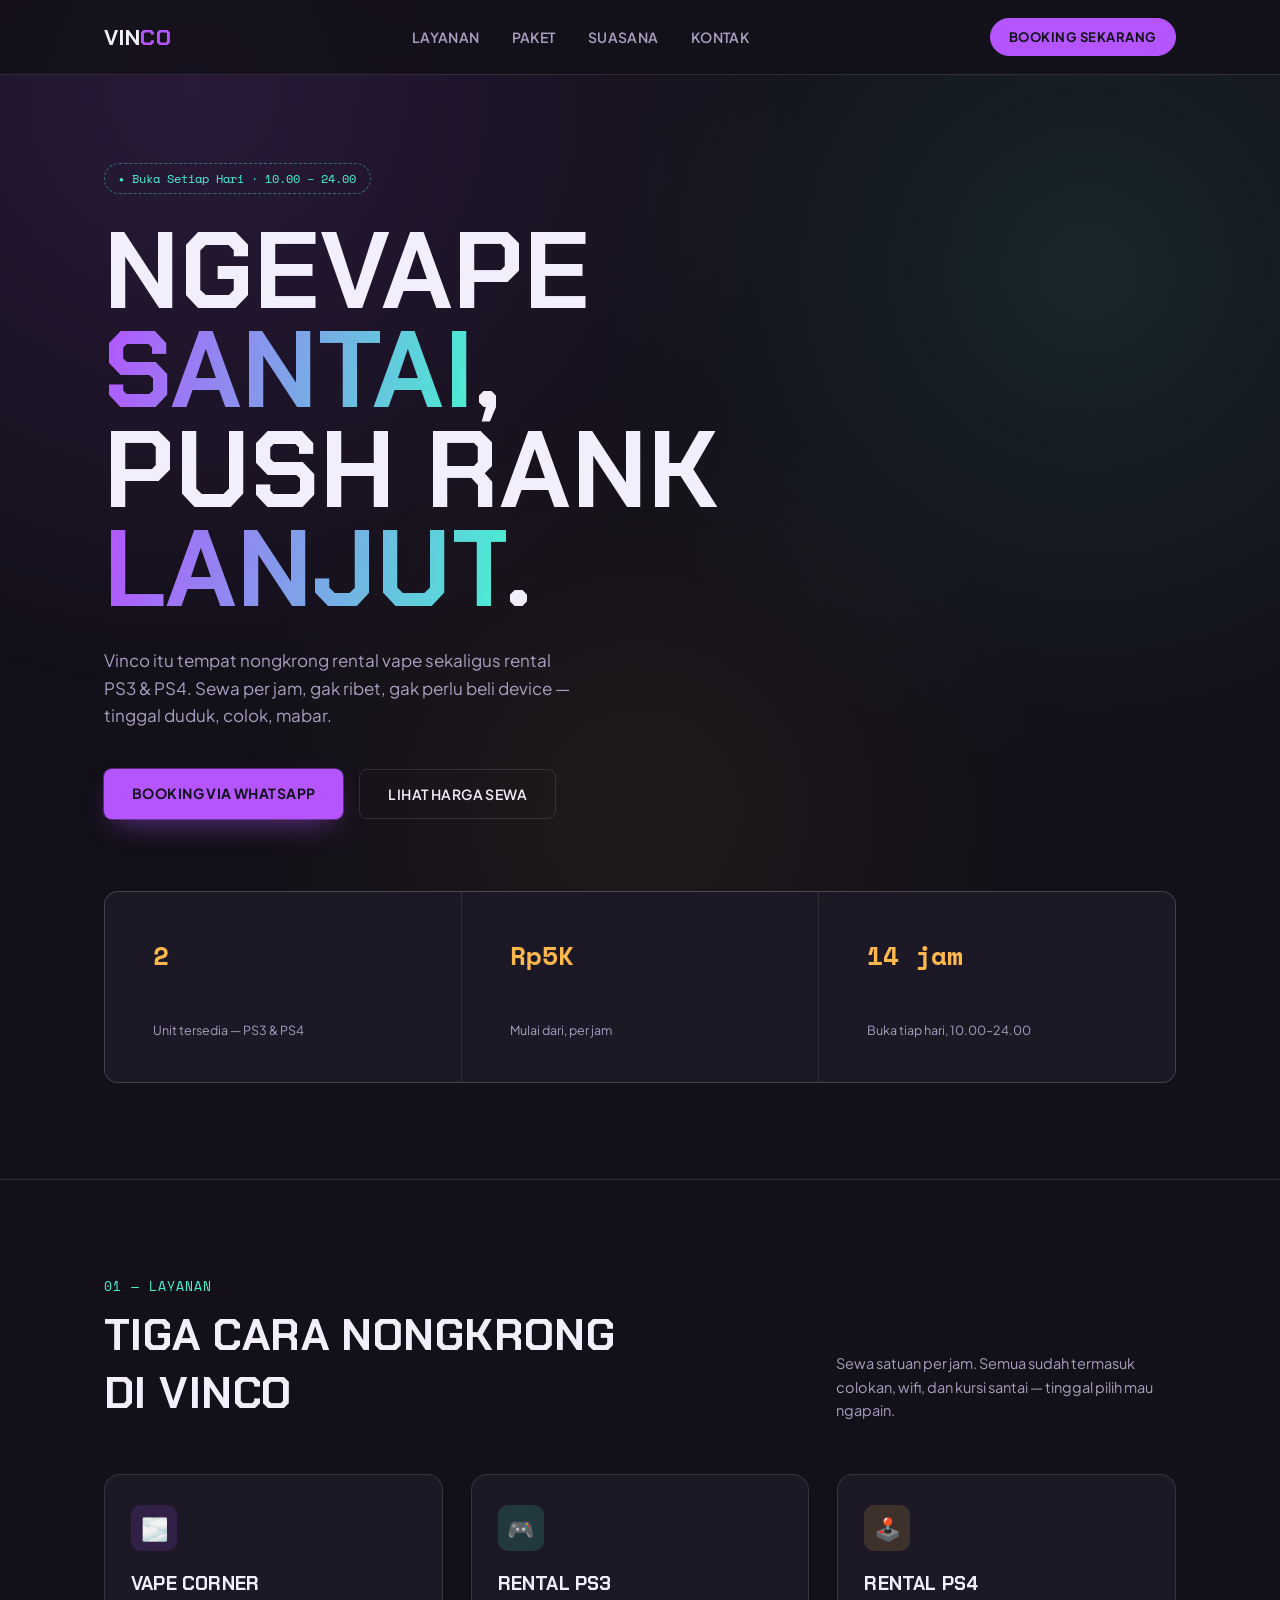
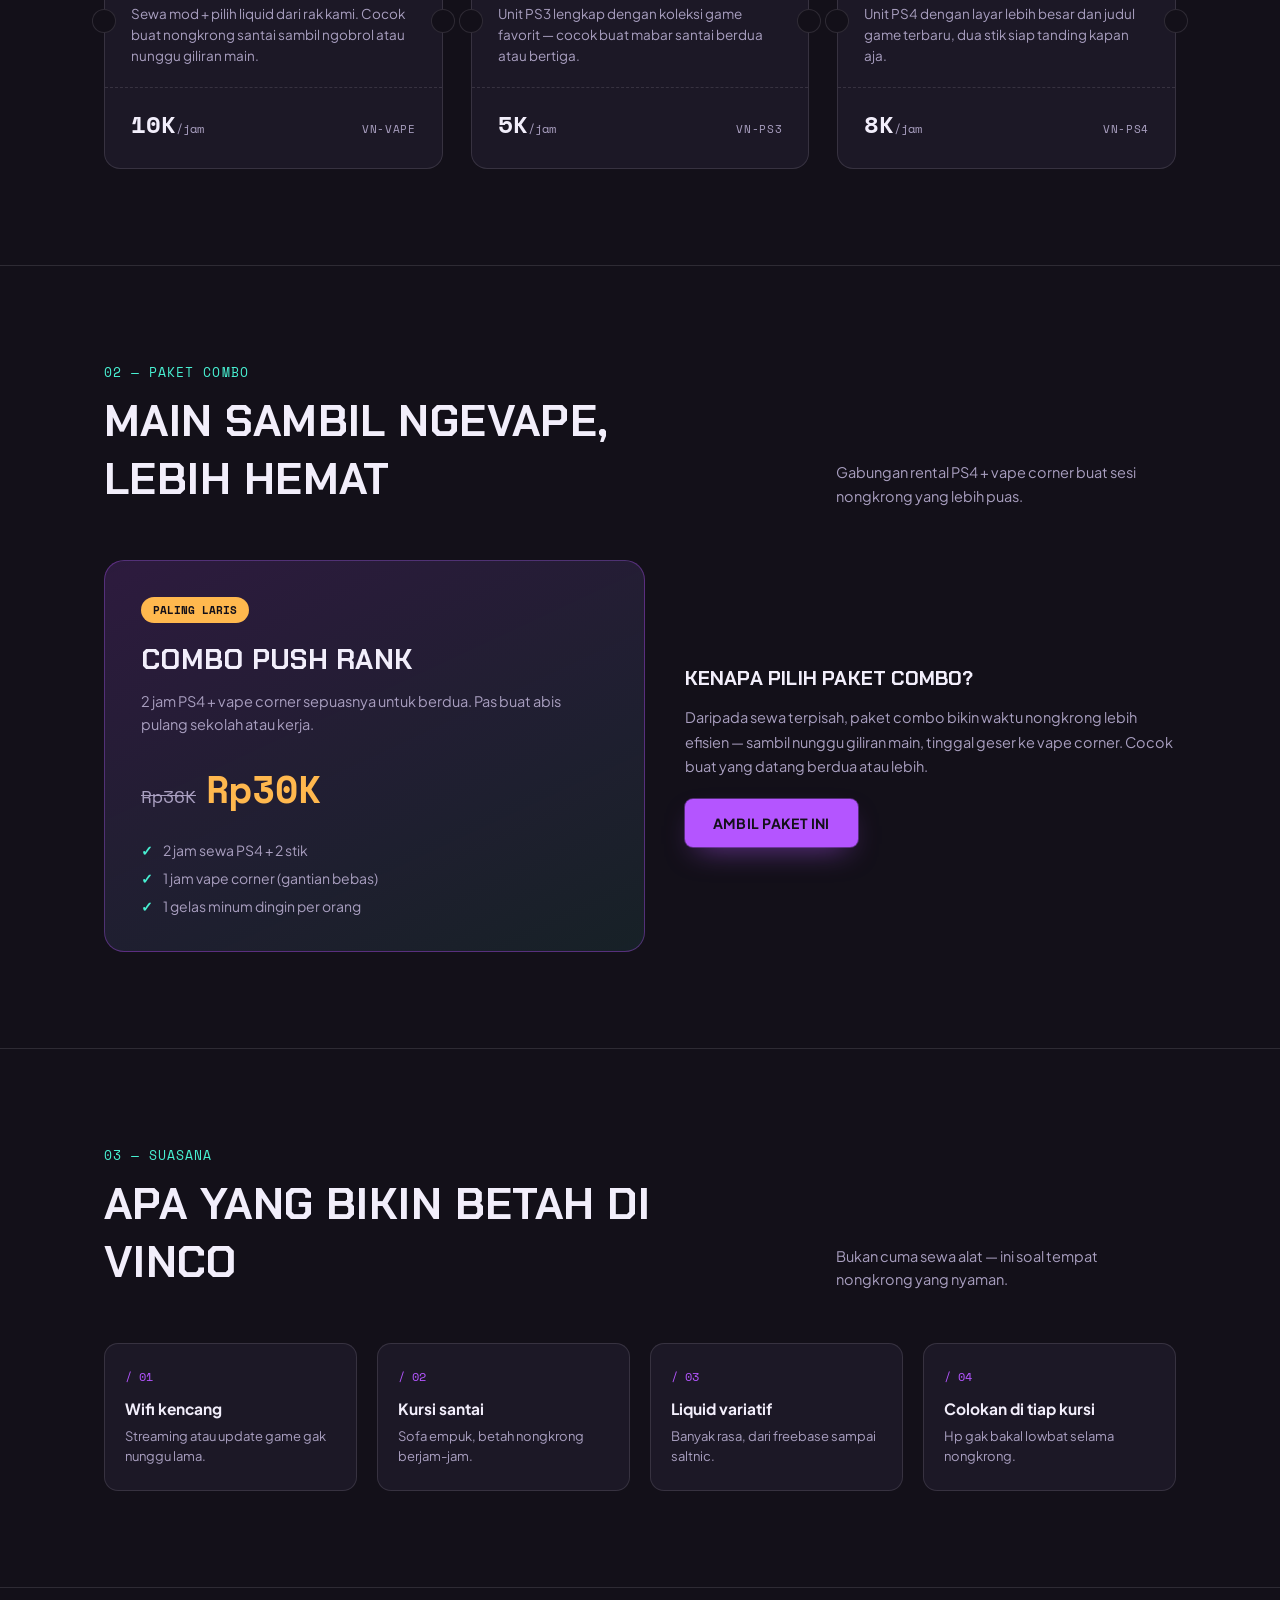
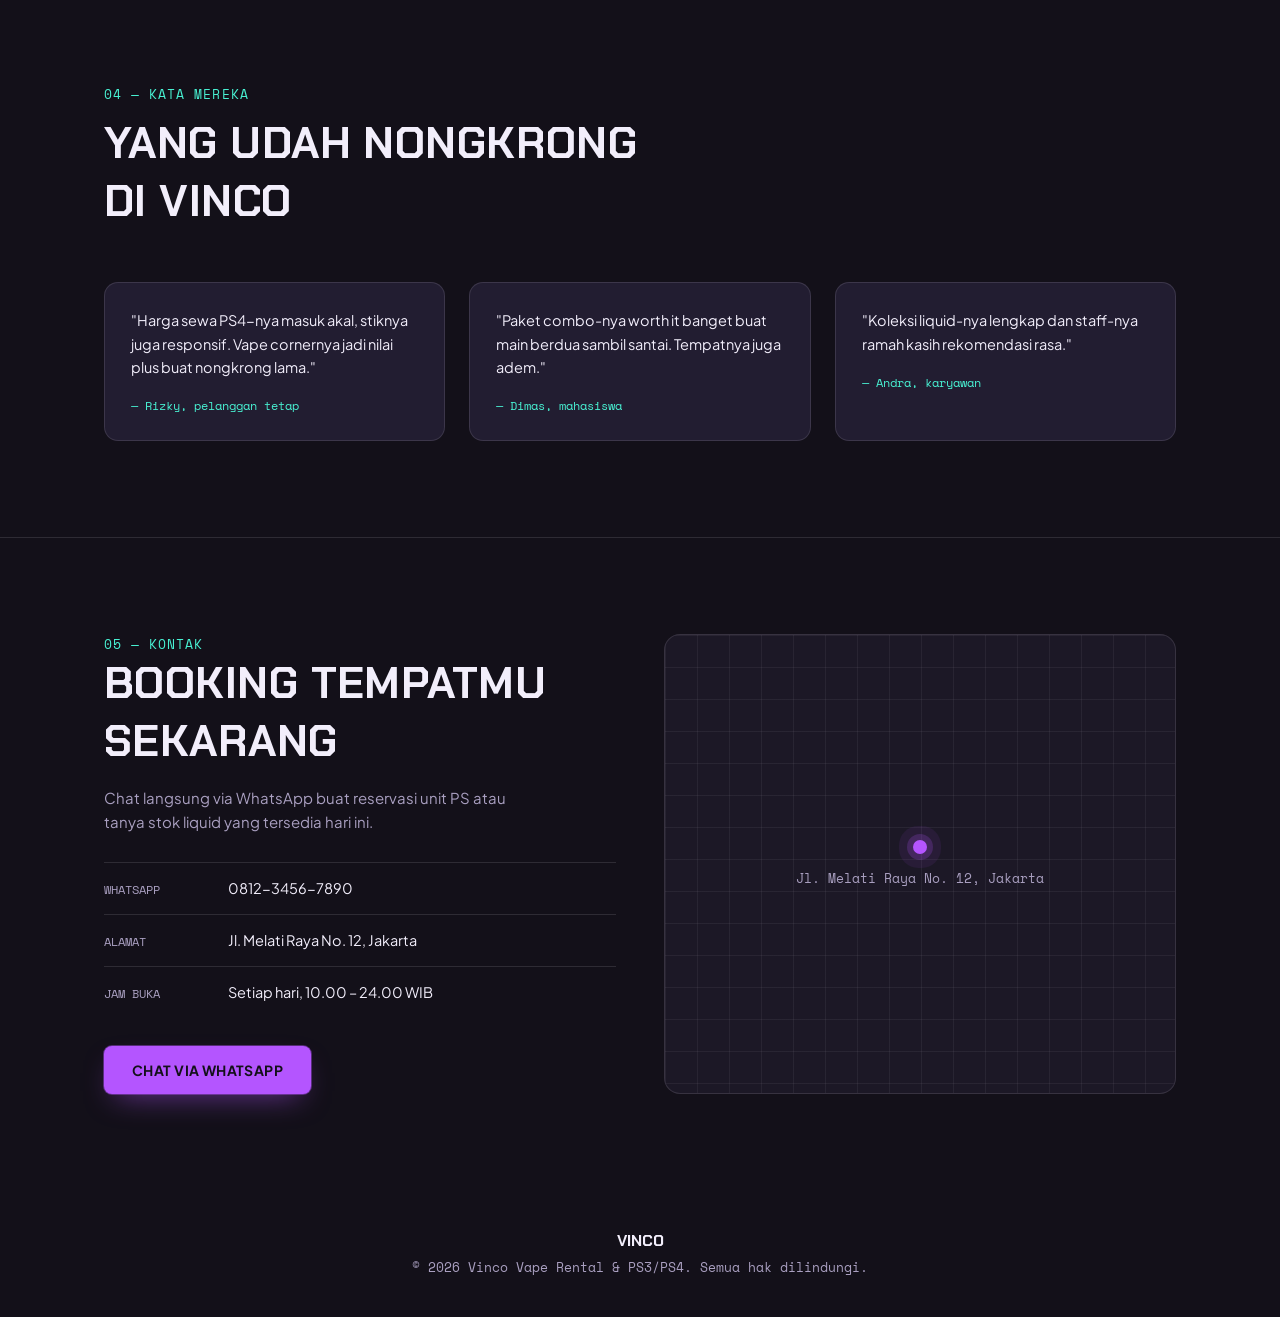
<file: vinco-vape-rental-ps.html>
<!DOCTYPE html>
<html lang="id">
<head>
<meta charset="UTF-8">
<meta name="viewport" content="width=device-width, initial-scale=1.0">
<title>Vinco — Vape, cafe, Rental & PS3/PS4</title>
<link rel="preconnect" href="https://fonts.googleapis.com">
<link rel="preconnect" href="https://fonts.gstatic.com" crossorigin>
<link href="https://fonts.googleapis.com/css2?family=Chakra+Petch:wght@500;600;700&family=Plus+Jakarta+Sans:wght@400;500;600;700;800&family=Space+Mono:wght@400;700&display=swap" rel="stylesheet">
<style>
  :root{
    --bg: #131019;
    --bg-panel: #1c1826;
    --bg-panel-2: #221d31;
    --violet: #b455ff;
    --cyan: #48f0d2;
    --amber: #ffb84e;
    --ink: #f2eefb;
    --ink-dim: #a99fc0;
    --line: rgba(242,238,251,0.12);
  }
  *{box-sizing:border-box; margin:0; padding:0;}
  html{scroll-behavior:smooth;}
  body{
    background:var(--bg);
    color:var(--ink);
    font-family:'Plus Jakarta Sans', sans-serif;
    overflow-x:hidden;
  }
  body::before{
    content:"";
    position:fixed; inset:0;
    background:
      radial-gradient(circle at 15% 10%, rgba(180,85,255,0.14), transparent 45%),
      radial-gradient(circle at 85% 30%, rgba(72,240,210,0.10), transparent 40%),
      radial-gradient(circle at 50% 90%, rgba(255,184,78,0.06), transparent 40%);
    pointer-events:none;
    z-index:0;
  }
  .wrap{max-width:1120px; margin:0 auto; padding:0 24px; position:relative; z-index:1;}
  h1,h2,h3, .display{font-family:'Chakra Petch', sans-serif; text-transform:uppercase; letter-spacing:0.01em;}
  .mono{font-family:'Space Mono', monospace;}
  a{color:inherit; text-decoration:none;}

  /* NAV */
  header{
    position:sticky; top:0; z-index:50;
    background:rgba(19,16,25,0.82);
    backdrop-filter:blur(10px);
    border-bottom:1px solid var(--line);
  }
  nav{
    display:flex; align-items:center; justify-content:space-between;
    padding:18px 24px; max-width:1120px; margin:0 auto;
  }
  .logo{
    font-family:'Chakra Petch', sans-serif; font-weight:700; font-size:22px;
    letter-spacing:0.02em;
  }
  .logo span{color:var(--violet);}
  .navlinks{display:flex; gap:32px; font-size:14px; font-weight:600; letter-spacing:0.03em; text-transform:uppercase;}
  .navlinks a{color:var(--ink-dim); transition:color .2s;}
  .navlinks a:hover{color:var(--cyan);}
  .nav-cta{
    background:var(--violet); color:#131019; font-weight:700; font-size:13px;
    padding:10px 18px; border-radius:100px; text-transform:uppercase; letter-spacing:0.04em;
    border:1px solid var(--violet);
  }
  .menu-toggle{display:none; background:none; border:none; color:var(--ink); font-size:26px; cursor:pointer;}

  /* HERO */
  .hero{
    padding:88px 0 96px;
    position:relative;
    border-bottom:1px solid var(--line);
  }
  .eyebrow{
    display:inline-flex; align-items:center; gap:8px;
    font-family:'Space Mono', monospace; font-size:12px; color:var(--cyan);
    border:1px dashed rgba(72,240,210,0.4); padding:6px 14px; border-radius:100px;
    margin-bottom:28px;
  }
  .eyebrow::before{content:"●"; color:var(--cyan); font-size:8px;}
  .hero h1{
    font-size:clamp(48px, 9vw, 108px);
    line-height:0.92;
    font-weight:700;
    max-width:820px;
  }
  .hero h1 em{
    font-style:normal;
    background:linear-gradient(100deg, var(--violet), var(--cyan));
    -webkit-background-clip:text; background-clip:text; color:transparent;
  }
  .hero-sub{
    margin-top:28px; max-width:480px; color:var(--ink-dim); font-size:17px; line-height:1.6;
  }
  .hero-actions{display:flex; gap:16px; margin-top:40px; flex-wrap:wrap;}
  .btn-primary{
    background:var(--violet); color:#131019; font-weight:700; padding:15px 28px;
    border-radius:8px; font-size:14px; text-transform:uppercase; letter-spacing:0.03em;
    box-shadow:0 0 0 1px rgba(180,85,255,0.4), 0 12px 30px -12px rgba(180,85,255,0.6);
    transition:transform .2s;
  }
  .btn-primary:hover{transform:translateY(-2px);}
  .btn-ghost{
    border:1px solid var(--line); color:var(--ink); font-weight:600; padding:15px 28px;
    border-radius:8px; font-size:14px; text-transform:uppercase; letter-spacing:0.03em;
    transition:border-color .2s, color .2s;
  }
  .btn-ghost:hover{border-color:var(--cyan); color:var(--cyan);}

  .hero-stats{
    display:grid; grid-template-columns:repeat(3,1fr); gap:1px;
    margin-top:72px; background:var(--line); border:1px solid var(--line); border-radius:14px; overflow:hidden;
  }
  .hero-stats div{background:var(--bg-panel); padding:22px 24px;}
  .hero-stats .num{font-family:'Space Mono', monospace; font-size:26px; color:var(--amber); font-weight:700;}
  .hero-stats .lbl{font-size:12.5px; color:var(--ink-dim); margin-top:4px;}

  /* SECTION LABELS */
  .section{padding:96px 0; border-bottom:1px solid var(--line); position:relative;}
  .section-head{display:flex; align-items:flex-end; justify-content:space-between; gap:24px; margin-bottom:52px; flex-wrap:wrap;}
  .section-tag{font-family:'Space Mono', monospace; color:var(--cyan); font-size:13px; letter-spacing:0.08em;}
  .section-title{font-size:clamp(30px,4vw,44px); margin-top:10px; max-width:560px;}
  .section-desc{color:var(--ink-dim); max-width:340px; font-size:14.5px; line-height:1.6;}

  /* TICKET CARDS (signature element) */
  .tickets{
    display:grid; grid-template-columns:repeat(3,1fr); gap:28px;
  }
  .ticket{
    position:relative;
    background:var(--bg-panel);
    border:1px solid var(--line);
    border-radius:16px;
    padding:30px 26px 26px;
    display:flex; flex-direction:column;
    transition:transform .25s ease, border-color .25s ease;
  }
  .ticket:hover{transform:translateY(-6px); border-color:var(--violet);}
  .ticket .punch{
    position:absolute; top:50%; width:24px; height:24px; background:var(--bg);
    border:1px solid var(--line); border-radius:50%; transform:translateY(-50%);
  }
  .ticket .punch.left{left:-13px;}
  .ticket .punch.right{right:-13px;}
  .ticket-icon{
    width:46px; height:46px; border-radius:10px;
    display:flex; align-items:center; justify-content:center;
    font-size:22px; margin-bottom:20px;
  }
  .ticket:nth-child(1) .ticket-icon{background:rgba(180,85,255,0.15); color:var(--violet);}
  .ticket:nth-child(2) .ticket-icon{background:rgba(72,240,210,0.15); color:var(--cyan);}
  .ticket:nth-child(3) .ticket-icon{background:rgba(255,184,78,0.15); color:var(--amber);}
  .ticket h3{font-size:19px; margin-bottom:8px;}
  .ticket p{color:var(--ink-dim); font-size:13.5px; line-height:1.55; flex-grow:1; margin-bottom:20px;}
  .ticket-divider{
    border-top:1px dashed var(--line); margin:0 -26px 18px; position:relative;
  }
  .ticket-price-row{display:flex; align-items:baseline; justify-content:space-between;}
  .ticket-price{font-family:'Space Mono', monospace; font-size:24px; font-weight:700;}
  .ticket-price small{font-size:12px; color:var(--ink-dim); font-weight:400;}
  .ticket-code{font-family:'Space Mono', monospace; font-size:11px; color:var(--ink-dim); letter-spacing:0.06em;}

  /* PAKET COMBO */
  .combo-wrap{
    display:grid; grid-template-columns:1.1fr 1fr; gap:40px; align-items:center;
  }
  .combo-card{
    background:linear-gradient(155deg, rgba(180,85,255,0.16), rgba(72,240,210,0.08));
    border:1px solid rgba(180,85,255,0.35);
    border-radius:20px;
    padding:36px;
  }
  .combo-card .tag{
    display:inline-block; background:var(--amber); color:#131019; font-family:'Space Mono',monospace;
    font-size:11px; font-weight:700; padding:5px 12px; border-radius:100px; margin-bottom:18px;
  }
  .combo-card h3{font-size:28px; margin-bottom:12px;}
  .combo-card p{color:var(--ink-dim); font-size:14.5px; line-height:1.6; margin-bottom:24px;}
  .combo-price{font-family:'Space Mono', monospace; font-size:38px; font-weight:700; color:var(--amber);}
  .combo-price s{color:var(--ink-dim); font-size:18px; margin-right:10px; font-weight:400;}
  .combo-list{list-style:none; margin-top:24px; display:flex; flex-direction:column; gap:10px;}
  .combo-list li{font-size:14px; color:var(--ink-dim); display:flex; gap:10px;}
  .combo-list li::before{content:"✓"; color:var(--cyan); font-weight:700;}

  /* GALLERY / FEATURES */
  .features{display:grid; grid-template-columns:repeat(4,1fr); gap:20px;}
  .feature{
    background:var(--bg-panel); border:1px solid var(--line); border-radius:14px;
    padding:24px 20px;
  }
  .feature .n{font-family:'Space Mono',monospace; font-size:12px; color:var(--violet); margin-bottom:14px; display:block;}
  .feature h4{font-size:15.5px; margin-bottom:8px;}
  .feature p{font-size:13px; color:var(--ink-dim); line-height:1.55;}

  /* TESTIMONI */
  .testi-row{display:grid; grid-template-columns:repeat(3,1fr); gap:24px;}
  .testi{
    background:var(--bg-panel-2); border:1px solid var(--line); border-radius:14px; padding:26px;
  }
  .testi p{font-size:14.5px; line-height:1.6; color:var(--ink); margin-bottom:18px;}
  .testi .who{font-family:'Space Mono', monospace; font-size:12px; color:var(--cyan);}

  /* CONTACT */
  .contact{
    display:grid; grid-template-columns:1fr 1fr; gap:48px; align-items:start;
  }
  .contact h2{font-size:clamp(30px,4vw,44px); margin-bottom:16px;}
  .contact p{color:var(--ink-dim); font-size:15px; line-height:1.6; max-width:420px; margin-bottom:28px;}
  .info-row{display:flex; gap:14px; padding:16px 0; border-top:1px solid var(--line);}
  .info-row:last-child{border-bottom:1px solid var(--line);}
  .info-row .k{font-family:'Space Mono', monospace; font-size:12px; color:var(--ink-dim); width:110px; flex-shrink:0; padding-top:2px;}
  .info-row .v{font-size:14.5px;}
  .map-card{
    background:var(--bg-panel); border:1px solid var(--line); border-radius:16px; padding:8px;
    height:100%; min-height:320px; display:flex; align-items:center; justify-content:center;
    position:relative; overflow:hidden;
  }
  .map-card .grid-lines{
    position:absolute; inset:0;
    background-image:linear-gradient(var(--line) 1px, transparent 1px), linear-gradient(90deg, var(--line) 1px, transparent 1px);
    background-size:32px 32px;
    opacity:.5;
  }
  .map-pin{
    position:relative; z-index:1; text-align:center;
  }
  .map-pin .dot{
    width:14px; height:14px; background:var(--violet); border-radius:50%; margin:0 auto 12px;
    box-shadow:0 0 0 6px rgba(180,85,255,0.2), 0 0 0 14px rgba(180,85,255,0.08);
  }
  .map-pin span{font-family:'Space Mono', monospace; font-size:13px; color:var(--ink-dim);}

  footer{padding:40px 0; text-align:center;}
  footer p{color:var(--ink-dim); font-size:13px; font-family:'Space Mono', monospace;}
  footer .fbrand{color:var(--ink); font-family:'Chakra Petch',sans-serif; font-weight:700; margin-bottom:6px; font-size:16px;}

  @media (max-width: 860px){
    .navlinks, .nav-cta{display:none;}
    .menu-toggle{display:block;}
    .navlinks.open{
      display:flex; position:absolute; top:100%; left:0; right:0; flex-direction:column;
      background:var(--bg-panel); padding:20px 24px; gap:18px; border-bottom:1px solid var(--line);
    }
    .hero-stats{grid-template-columns:1fr;}
    .tickets{grid-template-columns:1fr;}
    .combo-wrap{grid-template-columns:1fr;}
    .features{grid-template-columns:repeat(2,1fr);}
    .testi-row{grid-template-columns:1fr;}
    .contact{grid-template-columns:1fr;}
  }
  :focus-visible{outline:2px solid var(--cyan); outline-offset:3px;}
  @media (prefers-reduced-motion: reduce){
    html{scroll-behavior:auto;}
    *{transition:none !important;}
  }
</style>
</head>
<body>

<header>
  <nav>
    <div class="logo">VIN<span>CO</span></div>
    <div class="navlinks" id="navlinks">
      <a href="#layanan">Layanan</a>
      <a href="#paket">Paket</a>
      <a href="#suasana">Suasana</a>
      <a href="#kontak">Kontak</a>
    </div>
    <a href="#kontak" class="nav-cta">Booking Sekarang</a>
    <button class="menu-toggle" id="menuToggle" aria-label="Buka menu">☰</button>
  </nav>
</header>

<section class="hero">
  <div class="wrap">
    <div class="eyebrow">Buka Setiap Hari · 10.00 – 24.00</div>
    <h1>Ngevape <em>santai</em>,<br>push rank <em>lanjut</em>.</h1>
    <p class="hero-sub">Vinco itu tempat nongkrong rental vape sekaligus rental PS3 & PS4. Sewa per jam, gak ribet, gak perlu beli device — tinggal duduk, colok, mabar.</p>
    <div class="hero-actions">
      <a href="#kontak" class="btn-primary">Booking via WhatsApp</a>
      <a href="#layanan" class="btn-ghost">Lihat Harga Sewa</a>
    </div>
    <div class="hero-stats">
      <div><div class="num">2</div><div class="lbl">Unit tersedia — PS3 & PS4</div></div>
      <div><div class="num">Rp5K</div><div class="lbl">Mulai dari, per jam</div></div>
      <div><div class="num">14 jam</div><div class="lbl">Buka tiap hari, 10.00–24.00</div></div>
    </div>
  </div>
</section>

<section class="section" id="layanan">
  <div class="wrap">
    <div class="section-head">
      <div>
        <div class="section-tag">01 — LAYANAN</div>
        <h2 class="section-title">Tiga cara nongkrong di Vinco</h2>
      </div>
      <p class="section-desc">Sewa satuan per jam. Semua sudah termasuk colokan, wifi, dan kursi santai — tinggal pilih mau ngapain.</p>
    </div>

    <div class="tickets">
      <div class="ticket">
        <span class="punch left"></span><span class="punch right"></span>
        <div class="ticket-icon">🌫️</div>
        <h3>Vape Corner</h3>
        <p>Sewa mod + pilih liquid dari rak kami. Cocok buat nongkrong santai sambil ngobrol atau nunggu giliran main.</p>
        <div class="ticket-divider"></div>
        <div class="ticket-price-row">
          <div class="ticket-price">10K<small>/jam</small></div>
          <div class="ticket-code mono">VN-VAPE</div>
        </div>
      </div>

      <div class="ticket">
        <span class="punch left"></span><span class="punch right"></span>
        <div class="ticket-icon">🎮</div>
        <h3>Rental PS3</h3>
        <p>Unit PS3 lengkap dengan koleksi game favorit — cocok buat mabar santai berdua atau bertiga.</p>
        <div class="ticket-divider"></div>
        <div class="ticket-price-row">
          <div class="ticket-price">5K<small>/jam</small></div>
          <div class="ticket-code mono">VN-PS3</div>
        </div>
      </div>

      <div class="ticket">
        <span class="punch left"></span><span class="punch right"></span>
        <div class="ticket-icon">🕹️</div>
        <h3>Rental PS4</h3>
        <p>Unit PS4 dengan layar lebih besar dan judul game terbaru, dua stik siap tanding kapan aja.</p>
        <div class="ticket-divider"></div>
        <div class="ticket-price-row">
          <div class="ticket-price">8K<small>/jam</small></div>
          <div class="ticket-code mono">VN-PS4</div>
        </div>
      </div>
    </div>
  </div>
</section>

<section class="section" id="paket">
  <div class="wrap">
    <div class="section-head">
      <div>
        <div class="section-tag">02 — PAKET COMBO</div>
        <h2 class="section-title">Main sambil ngevape, lebih hemat</h2>
      </div>
      <p class="section-desc">Gabungan rental PS4 + vape corner buat sesi nongkrong yang lebih puas.</p>
    </div>

    <div class="combo-wrap">
      <div class="combo-card">
        <span class="tag">PALING LARIS</span>
        <h3>Combo Push Rank</h3>
        <p>2 jam PS4 + vape corner sepuasnya untuk berdua. Pas buat abis pulang sekolah atau kerja.</p>
        <div class="combo-price"><s>Rp36K</s>Rp30K</div>
        <ul class="combo-list">
          <li>2 jam sewa PS4 + 2 stik</li>
          <li>1 jam vape corner (gantian bebas)</li>
          <li>1 gelas minum dingin per orang</li>
        </ul>
      </div>
      <div>
        <h3 style="font-size:20px; margin-bottom:14px;">Kenapa pilih paket combo?</h3>
        <p style="color:var(--ink-dim); font-size:14.5px; line-height:1.7; margin-bottom:20px;">Daripada sewa terpisah, paket combo bikin waktu nongkrong lebih efisien — sambil nunggu giliran main, tinggal geser ke vape corner. Cocok buat yang datang berdua atau lebih.</p>
        <a href="#kontak" class="btn-primary" style="display:inline-block;">Ambil Paket Ini</a>
      </div>
    </div>
  </div>
</section>

<section class="section" id="suasana">
  <div class="wrap">
    <div class="section-head">
      <div>
        <div class="section-tag">03 — SUASANA</div>
        <h2 class="section-title">Apa yang bikin betah di Vinco</h2>
      </div>
      <p class="section-desc">Bukan cuma sewa alat — ini soal tempat nongkrong yang nyaman.</p>
    </div>
    <div class="features">
      <div class="feature">
        <span class="n">/ 01</span>
        <h4>Wifi kencang</h4>
        <p>Streaming atau update game gak nunggu lama.</p>
      </div>
      <div class="feature">
        <span class="n">/ 02</span>
        <h4>Kursi santai</h4>
        <p>Sofa empuk, betah nongkrong berjam-jam.</p>
      </div>
      <div class="feature">
        <span class="n">/ 03</span>
        <h4>Liquid variatif</h4>
        <p>Banyak rasa, dari freebase sampai saltnic.</p>
      </div>
      <div class="feature">
        <span class="n">/ 04</span>
        <h4>Colokan di tiap kursi</h4>
        <p>Hp gak bakal lowbat selama nongkrong.</p>
      </div>
    </div>
  </div>
</section>

<section class="section">
  <div class="wrap">
    <div class="section-head">
      <div>
        <div class="section-tag">04 — KATA MEREKA</div>
        <h2 class="section-title">Yang udah nongkrong di Vinco</h2>
      </div>
    </div>
    <div class="testi-row">
      <div class="testi">
        <p>"Harga sewa PS4-nya masuk akal, stiknya juga responsif. Vape cornernya jadi nilai plus buat nongkrong lama."</p>
        <div class="who">— Rizky, pelanggan tetap</div>
      </div>
      <div class="testi">
        <p>"Paket combo-nya worth it banget buat main berdua sambil santai. Tempatnya juga adem."</p>
        <div class="who">— Dimas, mahasiswa</div>
      </div>
      <div class="testi">
        <p>"Koleksi liquid-nya lengkap dan staff-nya ramah kasih rekomendasi rasa."</p>
        <div class="who">— Andra, karyawan</div>
      </div>
    </div>
  </div>
</section>

<section class="section" id="kontak" style="border-bottom:none;">
  <div class="wrap">
    <div class="contact">
      <div>
        <div class="section-tag">05 — KONTAK</div>
        <h2>Booking tempatmu sekarang</h2>
        <p>Chat langsung via WhatsApp buat reservasi unit PS atau tanya stok liquid yang tersedia hari ini.</p>

        <div class="info-row">
          <div class="k">WHATSAPP</div>
          <div class="v">0812-3456-7890</div>
        </div>
        <div class="info-row">
          <div class="k">ALAMAT</div>
          <div class="v">Jl. Melati Raya No. 12, Jakarta</div>
        </div>
        <div class="info-row">
          <div class="k">JAM BUKA</div>
          <div class="v">Setiap hari, 10.00 – 24.00 WIB</div>
        </div>

        <a href="#" class="btn-primary" style="display:inline-block; margin-top:28px;">Chat via WhatsApp</a>
      </div>

      <div class="map-card">
        <div class="grid-lines"></div>
        <div class="map-pin">
          <div class="dot"></div>
          <span>Jl. Melati Raya No. 12, Jakarta</span>
        </div>
      </div>
    </div>
  </div>
</section>

<footer>
  <div class="wrap">
    <div class="fbrand">VINCO</div>
    <p>© 2026 Vinco Vape Rental & PS3/PS4. Semua hak dilindungi.</p>
  </div>
</footer>

<script>
  const toggle = document.getElementById('menuToggle');
  const links = document.getElementById('navlinks');
  toggle.addEventListener('click', () => links.classList.toggle('open'));
  links.querySelectorAll('a').forEach(a => a.addEventListener('click', () => links.classList.remove('open')));
</script>

</body>
</html>
</file>
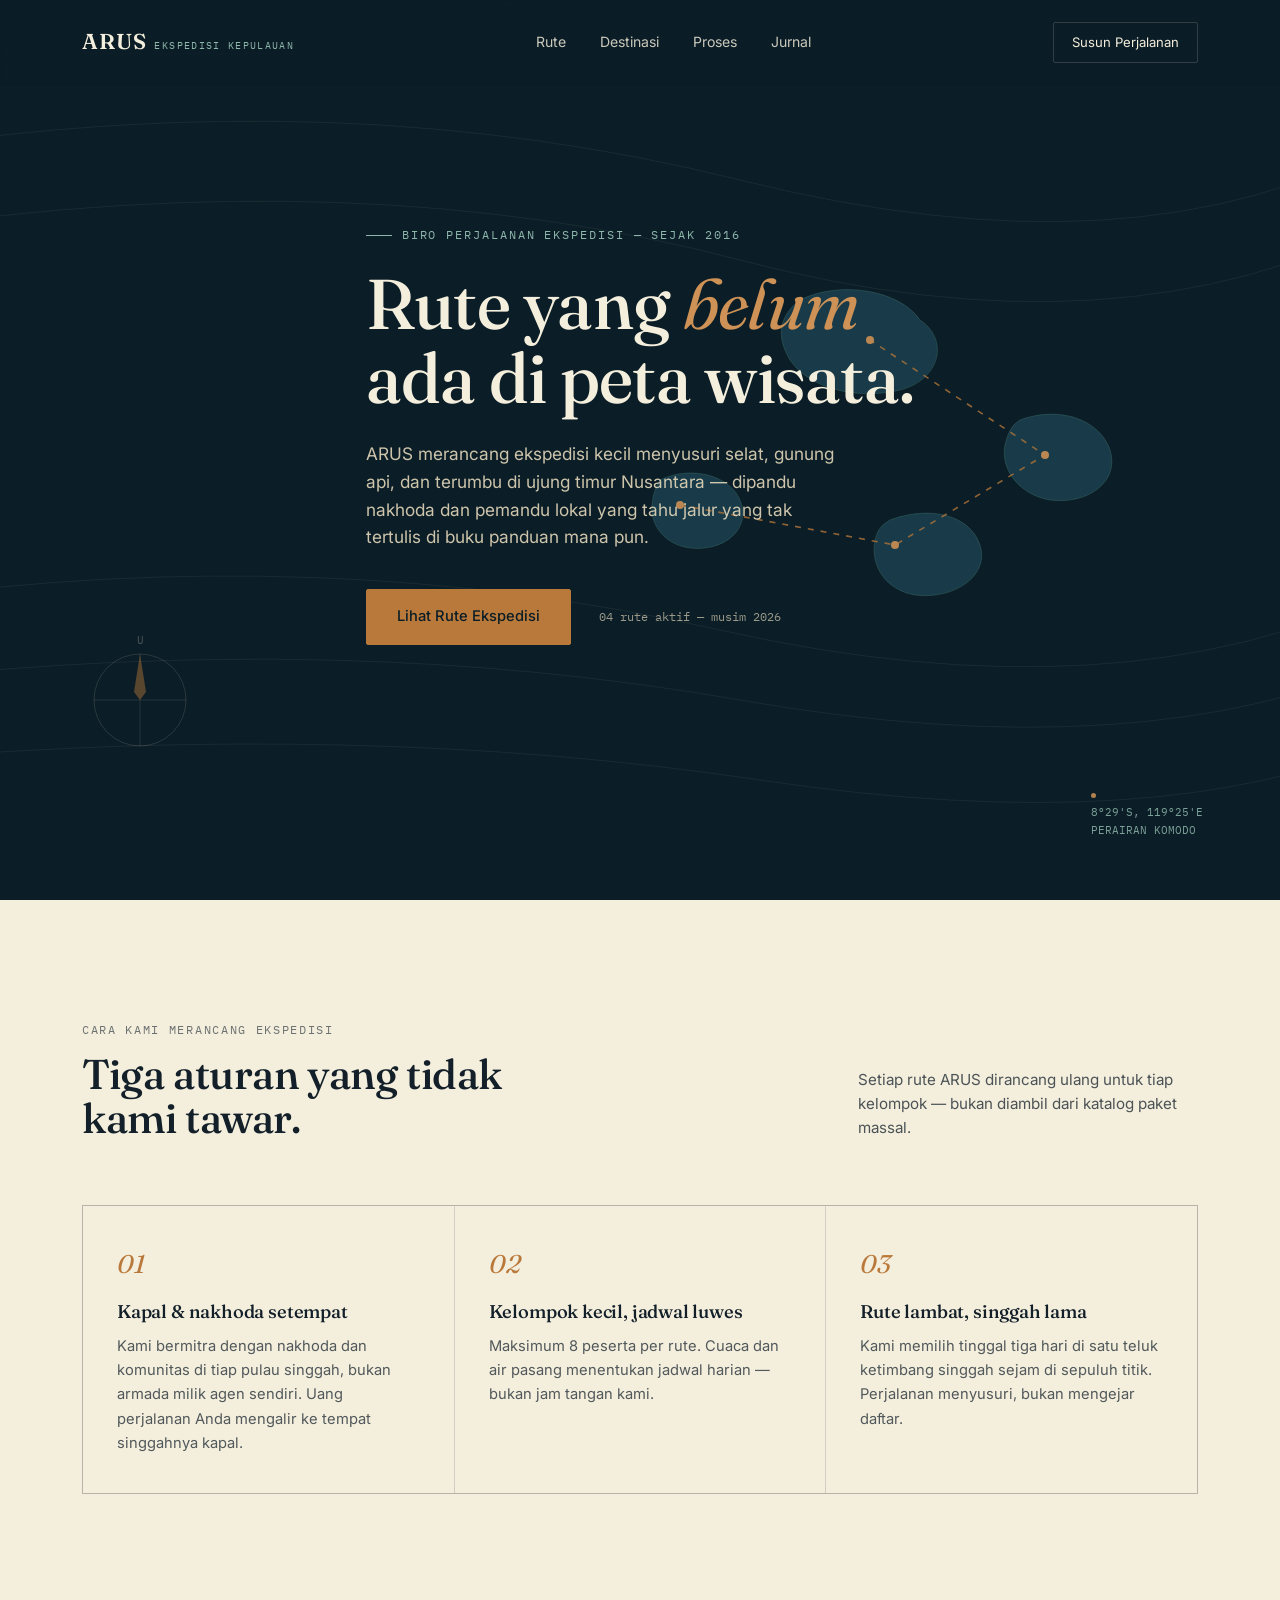
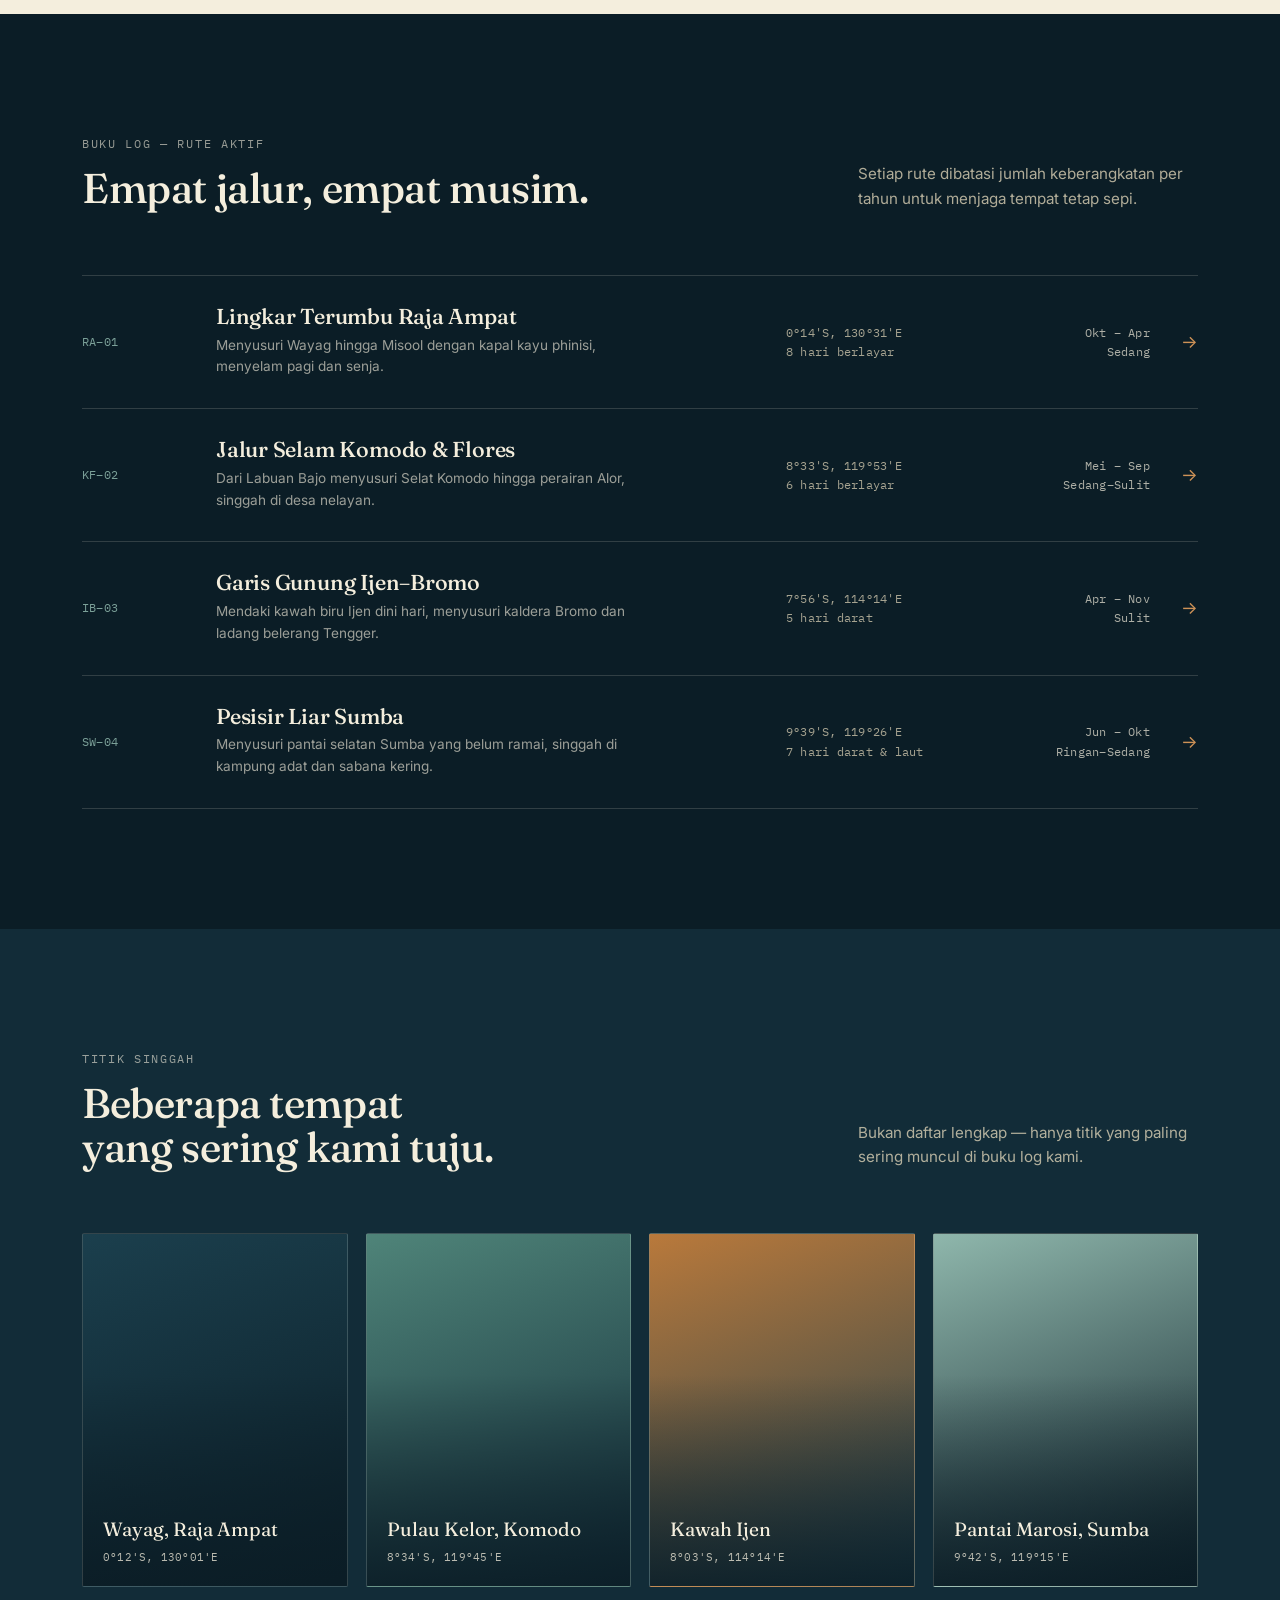
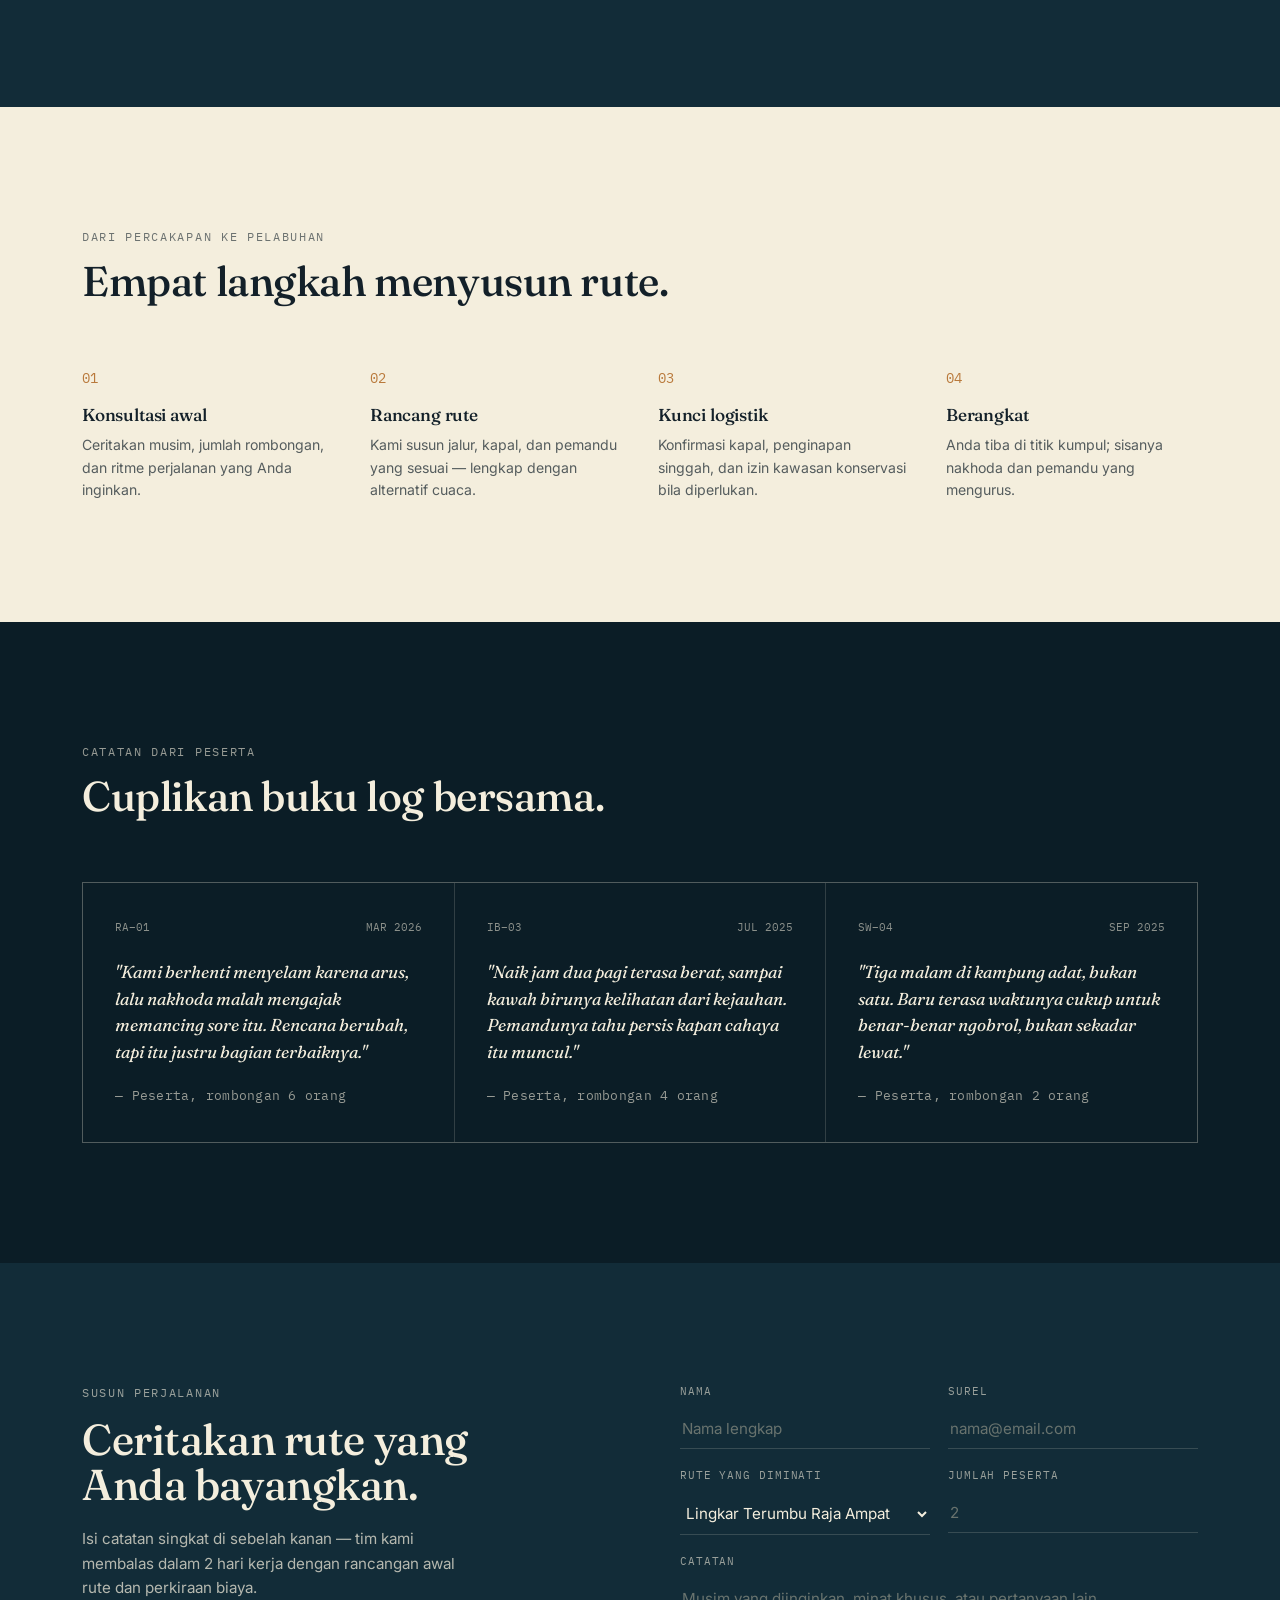
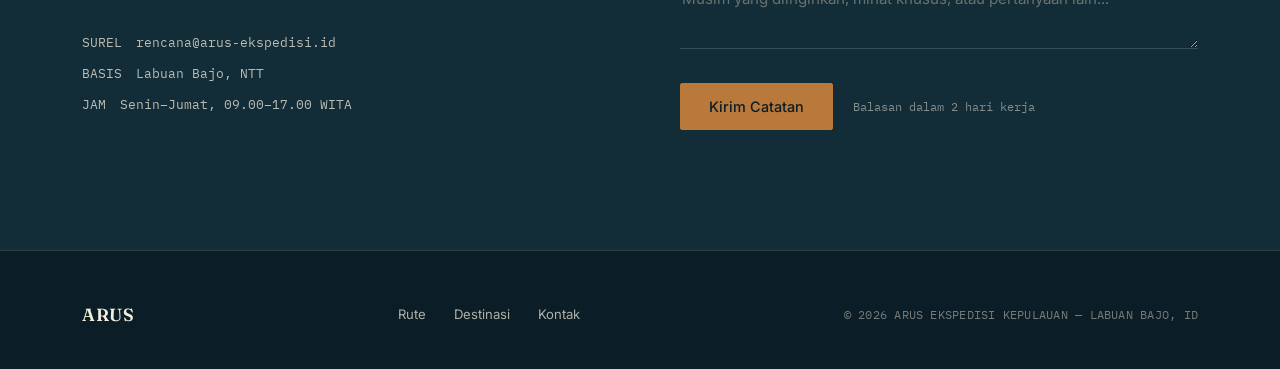
<file: Website Travel Agency .html>
<!DOCTYPE html>
<html lang="id">
<head>
<meta charset="UTF-8">
<meta name="viewport" content="width=device-width, initial-scale=1.0">
<title>ARUS — Ekspedisi Kepulauan Nusantara</title>
<link rel="preconnect" href="https://fonts.googleapis.com">
<link rel="preconnect" href="https://fonts.gstatic.com" crossorigin>
<link href="https://fonts.googleapis.com/css2?family=Fraunces:ital,opsz,wght@0,9..144,300;0,9..144,500;0,9..144,600;1,9..144,400;1,9..144,500&family=Inter:wght@400;500;600&family=IBM+Plex+Mono:wght@400;500&display=swap" rel="stylesheet">
<style>
  :root{
    --ink-900:#0B1D26;
    --ink-800:#122C38;
    --ink-700:#1B3F4D;
    --parchment-100:#F4EEDD;
    --parchment-200:#E8DCBE;
    --ochre-500:#B9793B;
    --ochre-400:#CE9257;
    --teal-500:#4F8479;
    --teal-300:#8FB7AC;
    --text-light:#F4EEDD;
    --text-dark:#132029;
    --line-soft:rgba(244,238,221,0.16);
    --line-soft-dark:rgba(19,32,41,0.15);
  }

  *{margin:0;padding:0;box-sizing:border-box;}

  html{scroll-behavior:smooth;}

  @media (prefers-reduced-motion: reduce){
    html{scroll-behavior:auto;}
    *{animation-duration:0.01ms !important; animation-iteration-count:1 !important; transition-duration:0.01ms !important;}
  }

  body{
    background:var(--ink-900);
    color:var(--text-light);
    font-family:'Inter',sans-serif;
    font-size:16px;
    line-height:1.6;
    overflow-x:hidden;
  }

  h1,h2,h3,.display{
    font-family:'Fraunces',serif;
    font-weight:500;
    line-height:1.05;
    letter-spacing:-0.01em;
  }

  .mono{
    font-family:'IBM Plex Mono',monospace;
    letter-spacing:0.02em;
  }

  a{color:inherit;text-decoration:none;}

  .wrap{
    max-width:1180px;
    margin:0 auto;
    padding:0 32px;
  }

  ::selection{background:var(--ochre-500);color:var(--ink-900);}

  a:focus-visible,button:focus-visible,input:focus-visible,textarea:focus-visible{
    outline:2px solid var(--ochre-400);
    outline-offset:3px;
  }

  /* ---------- NAV ---------- */
  header.site{
    position:fixed;
    top:0;left:0;right:0;
    z-index:100;
    padding:22px 0;
    background:linear-gradient(to bottom, rgba(11,29,38,0.92), rgba(11,29,38,0));
    backdrop-filter:blur(2px);
  }
  header.site .wrap{
    display:flex;
    align-items:center;
    justify-content:space-between;
  }
  .logo{
    font-family:'Fraunces',serif;
    font-weight:600;
    font-size:1.35rem;
    letter-spacing:0.04em;
    display:flex;
    align-items:baseline;
    gap:8px;
  }
  .logo span{
    font-family:'IBM Plex Mono',monospace;
    font-size:0.6rem;
    font-weight:400;
    color:var(--teal-300);
    letter-spacing:0.14em;
  }
  nav.links{
    display:flex;
    gap:34px;
    font-size:0.88rem;
  }
  nav.links a{
    opacity:0.82;
    transition:opacity 0.2s;
    position:relative;
  }
  nav.links a:hover{opacity:1;}
  .nav-cta{
    border:1px solid var(--line-soft);
    padding:9px 18px;
    border-radius:2px;
    font-size:0.82rem;
    transition:background 0.2s, border-color 0.2s;
  }
  .nav-cta:hover{background:var(--ochre-500);border-color:var(--ochre-500);}
  .menu-toggle{display:none;}

  /* ---------- HERO ---------- */
  .hero{
    position:relative;
    min-height:100vh;
    display:flex;
    align-items:center;
    padding-top:90px;
    overflow:hidden;
  }
  .hero-chart{
    position:absolute;
    inset:0;
    z-index:0;
    opacity:0.9;
  }
  .hero-chart svg{width:100%;height:100%;}
  .hero-content{
    position:relative;
    z-index:2;
    max-width:640px;
  }
  .eyebrow{
    font-family:'IBM Plex Mono',monospace;
    font-size:0.75rem;
    color:var(--teal-300);
    letter-spacing:0.16em;
    text-transform:uppercase;
    margin-bottom:22px;
    display:flex;
    align-items:center;
    gap:10px;
  }
  .eyebrow::before{
    content:"";
    width:26px;height:1px;
    background:var(--teal-300);
  }
  .hero h1{
    font-size:clamp(2.4rem, 5.6vw, 4.4rem);
    color:var(--parchment-100);
    margin-bottom:26px;
  }
  .hero h1 em{
    font-style:italic;
    font-weight:400;
    color:var(--ochre-400);
  }
  .hero p.lede{
    font-size:1.08rem;
    max-width:480px;
    color:var(--parchment-200);
    opacity:0.88;
    margin-bottom:38px;
  }
  .hero-actions{
    display:flex;
    align-items:center;
    gap:28px;
    flex-wrap:wrap;
  }
  .btn-primary{
    background:var(--ochre-500);
    color:var(--ink-900);
    padding:15px 30px;
    font-size:0.92rem;
    font-weight:500;
    border-radius:2px;
    display:inline-block;
    transition:background 0.2s, transform 0.2s;
    border:1px solid var(--ochre-500);
  }
  .btn-primary:hover{background:var(--ochre-400);transform:translateY(-1px);}
  .hero-actions .scroll-hint{
    font-family:'IBM Plex Mono',monospace;
    font-size:0.78rem;
    color:var(--parchment-200);
    opacity:0.65;
  }

  .coord-tag{
    position:absolute;
    font-family:'IBM Plex Mono',monospace;
    font-size:0.7rem;
    color:var(--teal-300);
    opacity:0.85;
    display:flex;
    flex-direction:column;
    gap:2px;
  }
  .coord-tag .dot{
    width:5px;height:5px;border-radius:50%;background:var(--ochre-400);
    margin-bottom:4px;
  }

  /* ---------- SECTION GENERIC ---------- */
  section{
    padding:120px 0;
    position:relative;
  }
  .section-head{
    display:flex;
    justify-content:space-between;
    align-items:flex-end;
    gap:40px;
    margin-bottom:64px;
    flex-wrap:wrap;
  }
  .section-head .tag{
    font-family:'IBM Plex Mono',monospace;
    font-size:0.75rem;
    letter-spacing:0.14em;
    text-transform:uppercase;
    opacity:0.6;
    margin-bottom:14px;
    display:block;
  }
  .section-head h2{
    font-size:clamp(1.8rem,3.4vw,2.6rem);
  }
  .section-head .desc{
    max-width:340px;
    font-size:0.95rem;
    opacity:0.75;
  }

  /* ---------- PHILOSOPHY (light) ---------- */
  .philosophy{
    background:var(--parchment-100);
    color:var(--text-dark);
  }
  .philosophy .section-head .desc{color:var(--text-dark);}
  .principles{
    display:grid;
    grid-template-columns:repeat(3,1fr);
    gap:1px;
    background:var(--line-soft-dark);
    border:1px solid var(--line-soft-dark);
  }
  .principle{
    background:var(--parchment-100);
    padding:38px 34px;
  }
  .principle .mark{
    font-family:'Fraunces',serif;
    font-style:italic;
    font-size:1.6rem;
    color:var(--ochre-500);
    margin-bottom:18px;
    display:block;
  }
  .principle h3{
    font-size:1.15rem;
    margin-bottom:12px;
    font-weight:500;
  }
  .principle p{
    font-size:0.92rem;
    opacity:0.72;
    line-height:1.65;
  }

  /* ---------- EXPEDITIONS (dark, logbook) ---------- */
  .expeditions{background:var(--ink-900);}
  .log-list{
    border-top:1px solid var(--line-soft);
  }
  .log-entry{
    display:grid;
    grid-template-columns:110px 1fr 200px 140px 24px;
    align-items:center;
    gap:24px;
    padding:30px 0;
    border-bottom:1px solid var(--line-soft);
    transition:background 0.25s;
  }
  .log-entry:hover{background:rgba(244,238,221,0.03);}
  .log-entry .idx{
    font-family:'IBM Plex Mono',monospace;
    font-size:0.78rem;
    color:var(--teal-300);
    opacity:0.85;
  }
  .log-entry .name h3{
    font-size:1.35rem;
    font-weight:500;
    margin-bottom:6px;
  }
  .log-entry .name p{
    font-size:0.85rem;
    opacity:0.62;
    max-width:420px;
  }
  .log-entry .coords{
    font-family:'IBM Plex Mono',monospace;
    font-size:0.76rem;
    color:var(--parchment-200);
    opacity:0.7;
    line-height:1.6;
  }
  .log-entry .meta{
    font-family:'IBM Plex Mono',monospace;
    font-size:0.76rem;
    text-align:right;
    opacity:0.7;
  }
  .log-entry .arrow{
    text-align:right;
    color:var(--ochre-400);
    font-size:1.1rem;
    transition:transform 0.25s;
  }
  .log-entry:hover .arrow{transform:translateX(4px);}

  /* ---------- DESTINATIONS ---------- */
  .destinations{background:var(--ink-800);}
  .dest-grid{
    display:grid;
    grid-template-columns:repeat(4,1fr);
    gap:18px;
  }
  .dest-card{
    aspect-ratio:3/4;
    position:relative;
    border-radius:2px;
    overflow:hidden;
    display:flex;
    flex-direction:column;
    justify-content:flex-end;
    padding:20px;
    border:1px solid var(--line-soft);
  }
  .dest-card .label{
    position:relative;z-index:2;
  }
  .dest-card .label .place{
    font-family:'Fraunces',serif;
    font-size:1.2rem;
    margin-bottom:4px;
  }
  .dest-card .label .coord{
    font-family:'IBM Plex Mono',monospace;
    font-size:0.68rem;
    opacity:0.75;
  }
  .dest-card::before{
    content:"";
    position:absolute;inset:0;
    z-index:1;
    background:linear-gradient(180deg, rgba(11,29,38,0) 40%, rgba(11,29,38,0.85) 100%);
  }
  .dest-card .art{position:absolute;inset:0;z-index:0;}

  /* ---------- PROCESS ---------- */
  .process{background:var(--parchment-100);color:var(--text-dark);}
  .process .section-head .desc{color:var(--text-dark);}
  .steps{
    display:grid;
    grid-template-columns:repeat(4,1fr);
    gap:36px;
  }
  .step .num{
    font-family:'IBM Plex Mono',monospace;
    font-size:0.85rem;
    color:var(--ochre-500);
    margin-bottom:16px;
    display:block;
  }
  .step h3{
    font-size:1.08rem;
    margin-bottom:10px;
    font-weight:500;
  }
  .step p{
    font-size:0.88rem;
    opacity:0.7;
  }

  /* ---------- JOURNAL / LOGBOOK QUOTES ---------- */
  .journal{background:var(--ink-900);}
  .journal-grid{
    display:grid;
    grid-template-columns:repeat(3,1fr);
    gap:1px;
    background:var(--line-soft);
    border:1px solid var(--line-soft);
  }
  .journal-entry{
    background:var(--ink-900);
    padding:36px 32px;
  }
  .journal-entry .stamp{
    display:flex;
    justify-content:space-between;
    font-family:'IBM Plex Mono',monospace;
    font-size:0.68rem;
    opacity:0.55;
    margin-bottom:22px;
  }
  .journal-entry p.quote{
    font-family:'Fraunces',serif;
    font-style:italic;
    font-size:1.08rem;
    line-height:1.55;
    color:var(--parchment-100);
    margin-bottom:20px;
  }
  .journal-entry .who{
    font-size:0.8rem;
    opacity:0.6;
  }

  /* ---------- BOOK / CONTACT ---------- */
  .book{
    background:var(--ink-800);
    position:relative;
  }
  .book-inner{
    display:grid;
    grid-template-columns:1fr 1fr;
    gap:80px;
  }
  .book-copy h2{
    font-size:clamp(1.9rem,3.6vw,2.7rem);
    margin-bottom:20px;
  }
  .book-copy p{
    font-size:0.95rem;
    opacity:0.72;
    max-width:400px;
    margin-bottom:32px;
  }
  .book-detail{
    display:flex;
    gap:14px;
    font-family:'IBM Plex Mono',monospace;
    font-size:0.82rem;
    opacity:0.75;
    margin-bottom:10px;
  }
  form.chart-form{
    display:grid;
    gap:18px;
  }
  .field-row{
    display:grid;
    grid-template-columns:1fr 1fr;
    gap:18px;
  }
  label{
    display:block;
    font-family:'IBM Plex Mono',monospace;
    font-size:0.7rem;
    letter-spacing:0.08em;
    text-transform:uppercase;
    opacity:0.6;
    margin-bottom:8px;
  }
  input,textarea,select{
    width:100%;
    background:transparent;
    border:none;
    border-bottom:1px solid var(--line-soft);
    color:var(--text-light);
    font-family:'Inter',sans-serif;
    font-size:0.95rem;
    padding:10px 2px;
  }
  input::placeholder,textarea::placeholder{color:var(--parchment-200);opacity:0.4;}
  textarea{resize:vertical;min-height:70px;}
  select{
    color:var(--text-light);
  }
  select option{color:var(--text-dark);}
  .submit-row{
    display:flex;
    align-items:center;
    gap:20px;
    margin-top:8px;
  }
  button.submit{
    background:var(--ochre-500);
    color:var(--ink-900);
    border:1px solid var(--ochre-500);
    padding:14px 28px;
    font-family:'Inter',sans-serif;
    font-weight:500;
    font-size:0.9rem;
    border-radius:2px;
    cursor:pointer;
    transition:background 0.2s;
  }
  button.submit:hover{background:var(--ochre-400);}
  .submit-note{font-size:0.76rem;opacity:0.5;font-family:'IBM Plex Mono',monospace;}

  /* ---------- FOOTER ---------- */
  footer{
    padding:50px 0 40px;
    border-top:1px solid var(--line-soft);
    background:var(--ink-900);
  }
  footer .wrap{
    display:flex;
    justify-content:space-between;
    align-items:center;
    flex-wrap:wrap;
    gap:20px;
  }
  footer .foot-links{
    display:flex;
    gap:28px;
    font-size:0.82rem;
    opacity:0.7;
  }
  footer .mono{font-size:0.72rem;opacity:0.45;}

  /* ---------- RESPONSIVE ---------- */
  @media (max-width:920px){
    nav.links{display:none;}
    .principles{grid-template-columns:1fr;}
    .dest-grid{grid-template-columns:repeat(2,1fr);}
    .steps{grid-template-columns:repeat(2,1fr);row-gap:40px;}
    .journal-grid{grid-template-columns:1fr;}
    .book-inner{grid-template-columns:1fr;gap:50px;}
    .log-entry{grid-template-columns:60px 1fr;row-gap:8px;}
    .log-entry .coords,.log-entry .meta{grid-column:2;text-align:left;}
    .log-entry .arrow{display:none;}
    .field-row{grid-template-columns:1fr;}
  }
  @media (max-width:560px){
    .dest-grid{grid-template-columns:1fr;}
    section{padding:80px 0;}
    .wrap{padding:0 22px;}
  }
</style>
</head>
<body>

<header class="site">
  <div class="wrap">
    <div class="logo">ARUS <span>EKSPEDISI KEPULAUAN</span></div>
    <nav class="links">
      <a href="#ekspedisi">Rute</a>
      <a href="#destinasi">Destinasi</a>
      <a href="#proses">Proses</a>
      <a href="#jurnal">Jurnal</a>
    </nav>
    <a href="#pesan" class="nav-cta">Susun Perjalanan</a>
  </div>
</header>

<!-- ================= HERO ================= -->
<section class="hero">
  <div class="hero-chart" aria-hidden="true">
    <svg viewBox="0 0 1400 900" preserveAspectRatio="xMidYMid slice">
      <defs>
        <style>
          .contour{fill:none;stroke:#F4EEDD;stroke-opacity:0.07;stroke-width:1;}
          .island{fill:#1B3F4D;stroke:#4F8479;stroke-opacity:0.35;stroke-width:1;}
          .route{fill:none;stroke:#B9793B;stroke-width:1.6;stroke-dasharray:6 7;opacity:0.85;}
        </style>
      </defs>

      <!-- depth contours -->
      <path class="contour" d="M -50,150 Q 400,80 800,180 T 1450,140"/>
      <path class="contour" d="M -50,230 Q 420,160 800,260 T 1450,220"/>
      <path class="contour" d="M -50,600 Q 380,540 780,630 T 1450,590"/>
      <path class="contour" d="M -50,680 Q 400,630 800,700 T 1450,660"/>
      <path class="contour" d="M -50,760 Q 420,720 820,780 T 1450,740"/>

      <!-- island shapes -->
      <path class="island" d="M 860,300 C 900,280 960,290 980,320 C 1010,340 1000,380 960,390 C 920,400 870,390 850,360 C 835,335 840,315 860,300 Z"/>
      <path class="island" d="M 1080,420 C 1120,405 1160,420 1170,450 C 1180,480 1150,505 1110,500 C 1080,495 1060,470 1065,445 C 1068,432 1072,425 1080,420 Z"/>
      <path class="island" d="M 950,520 C 990,505 1030,515 1040,545 C 1050,575 1015,600 975,595 C 945,590 930,565 935,540 C 938,528 942,525 950,520 Z"/>
      <path class="island" d="M 720,480 C 750,465 790,475 800,500 C 812,528 785,552 750,548 C 725,545 710,525 712,505 C 713,495 715,488 720,480 Z"/>

      <!-- route -->
      <path class="route" d="M 740,505 L 955,545 L 1105,455 L 930,340"/>

      <!-- markers -->
      <circle cx="740" cy="505" r="4" fill="#CE9257"/>
      <circle cx="955" cy="545" r="4" fill="#CE9257"/>
      <circle cx="1105" cy="455" r="4" fill="#CE9257"/>
      <circle cx="930" cy="340" r="4" fill="#CE9257"/>

      <!-- compass rose -->
      <g transform="translate(200,700)" opacity="0.5">
        <circle r="46" fill="none" stroke="#F4EEDD" stroke-opacity="0.3"/>
        <line x1="0" y1="-46" x2="0" y2="46" stroke="#F4EEDD" stroke-opacity="0.25"/>
        <line x1="-46" y1="0" x2="46" y2="0" stroke="#F4EEDD" stroke-opacity="0.25"/>
        <path d="M0,-46 L6,-8 L0,0 L-6,-8 Z" fill="#B9793B"/>
        <text x="0" y="-56" fill="#F4EEDD" font-family="IBM Plex Mono" font-size="11" text-anchor="middle" opacity="0.6">U</text>
      </g>
    </svg>
  </div>

  <div class="wrap">
    <div class="hero-content">
      <div class="eyebrow">Biro Perjalanan Ekspedisi — Sejak 2016</div>
      <h1>Rute yang <em>belum</em><br>ada di peta wisata.</h1>
      <p class="lede">ARUS merancang ekspedisi kecil menyusuri selat, gunung api, dan terumbu di ujung timur Nusantara — dipandu nakhoda dan pemandu lokal yang tahu jalur yang tak tertulis di buku panduan mana pun.</p>
      <div class="hero-actions">
        <a href="#ekspedisi" class="btn-primary">Lihat Rute Ekspedisi</a>
        <span class="scroll-hint">04 rute aktif — musim 2026</span>
      </div>
    </div>
  </div>

  <div class="coord-tag" style="bottom:60px; right:6%;">
    <span class="dot"></span>
    8°29'S, 119°25'E<br>PERAIRAN KOMODO
  </div>
</section>

<!-- ================= PHILOSOPHY ================= -->
<section class="philosophy" id="filosofi">
  <div class="wrap">
    <div class="section-head">
      <div>
        <span class="tag">Cara Kami Merancang Ekspedisi</span>
        <h2>Tiga aturan yang tidak<br>kami tawar.</h2>
      </div>
      <p class="desc">Setiap rute ARUS dirancang ulang untuk tiap kelompok — bukan diambil dari katalog paket massal.</p>
    </div>
    <div class="principles">
      <div class="principle">
        <span class="mark">01</span>
        <h3>Kapal &amp; nakhoda setempat</h3>
        <p>Kami bermitra dengan nakhoda dan komunitas di tiap pulau singgah, bukan armada milik agen sendiri. Uang perjalanan Anda mengalir ke tempat singgahnya kapal.</p>
      </div>
      <div class="principle">
        <span class="mark">02</span>
        <h3>Kelompok kecil, jadwal luwes</h3>
        <p>Maksimum 8 peserta per rute. Cuaca dan air pasang menentukan jadwal harian — bukan jam tangan kami.</p>
      </div>
      <div class="principle">
        <span class="mark">03</span>
        <h3>Rute lambat, singgah lama</h3>
        <p>Kami memilih tinggal tiga hari di satu teluk ketimbang singgah sejam di sepuluh titik. Perjalanan menyusuri, bukan mengejar daftar.</p>
      </div>
    </div>
  </div>
</section>

<!-- ================= EXPEDITIONS ================= -->
<section class="expeditions" id="ekspedisi">
  <div class="wrap">
    <div class="section-head">
      <div>
        <span class="tag">Buku Log — Rute Aktif</span>
        <h2>Empat jalur, empat musim.</h2>
      </div>
      <p class="desc" style="color:var(--parchment-200);">Setiap rute dibatasi jumlah keberangkatan per tahun untuk menjaga tempat tetap sepi.</p>
    </div>

    <div class="log-list">
      <div class="log-entry">
        <span class="idx mono">RA–01</span>
        <div class="name">
          <h3>Lingkar Terumbu Raja Ampat</h3>
          <p>Menyusuri Wayag hingga Misool dengan kapal kayu phinisi, menyelam pagi dan senja.</p>
        </div>
        <div class="coords mono">0°14'S, 130°31'E<br>8 hari berlayar</div>
        <div class="meta mono">Okt – Apr<br>Sedang</div>
        <div class="arrow">→</div>
      </div>

      <div class="log-entry">
        <span class="idx mono">KF–02</span>
        <div class="name">
          <h3>Jalur Selam Komodo &amp; Flores</h3>
          <p>Dari Labuan Bajo menyusuri Selat Komodo hingga perairan Alor, singgah di desa nelayan.</p>
        </div>
        <div class="coords mono">8°33'S, 119°53'E<br>6 hari berlayar</div>
        <div class="meta mono">Mei – Sep<br>Sedang–Sulit</div>
        <div class="arrow">→</div>
      </div>

      <div class="log-entry">
        <span class="idx mono">IB–03</span>
        <div class="name">
          <h3>Garis Gunung Ijen–Bromo</h3>
          <p>Mendaki kawah biru Ijen dini hari, menyusuri kaldera Bromo dan ladang belerang Tengger.</p>
        </div>
        <div class="coords mono">7°56'S, 114°14'E<br>5 hari darat</div>
        <div class="meta mono">Apr – Nov<br>Sulit</div>
        <div class="arrow">→</div>
      </div>

      <div class="log-entry">
        <span class="idx mono">SW–04</span>
        <div class="name">
          <h3>Pesisir Liar Sumba</h3>
          <p>Menyusuri pantai selatan Sumba yang belum ramai, singgah di kampung adat dan sabana kering.</p>
        </div>
        <div class="coords mono">9°39'S, 119°26'E<br>7 hari darat &amp; laut</div>
        <div class="meta mono">Jun – Okt<br>Ringan–Sedang</div>
        <div class="arrow">→</div>
      </div>
    </div>
  </div>
</section>

<!-- ================= DESTINATIONS ================= -->
<section class="destinations" id="destinasi">
  <div class="wrap">
    <div class="section-head">
      <div>
        <span class="tag">Titik Singgah</span>
        <h2>Beberapa tempat<br>yang sering kami tuju.</h2>
      </div>
      <p class="desc" style="color:var(--parchment-200);">Bukan daftar lengkap — hanya titik yang paling sering muncul di buku log kami.</p>
    </div>
    <div class="dest-grid">
      <div class="dest-card" style="background:linear-gradient(160deg,#1B3F4D,#0B1D26);">
        <div class="art"></div>
        <div class="label">
          <div class="place">Wayag, Raja Ampat</div>
          <div class="coord mono">0°12'S, 130°01'E</div>
        </div>
      </div>
      <div class="dest-card" style="background:linear-gradient(160deg,#4F8479,#122C38);">
        <div class="art"></div>
        <div class="label">
          <div class="place">Pulau Kelor, Komodo</div>
          <div class="coord mono">8°34'S, 119°45'E</div>
        </div>
      </div>
      <div class="dest-card" style="background:linear-gradient(160deg,#B9793B,#1B3F4D);">
        <div class="art"></div>
        <div class="label">
          <div class="place">Kawah Ijen</div>
          <div class="coord mono">8°03'S, 114°14'E</div>
        </div>
      </div>
      <div class="dest-card" style="background:linear-gradient(160deg,#8FB7AC,#0B1D26);">
        <div class="art"></div>
        <div class="label">
          <div class="place">Pantai Marosi, Sumba</div>
          <div class="coord mono">9°42'S, 119°15'E</div>
        </div>
      </div>
    </div>
  </div>
</section>

<!-- ================= PROCESS ================= -->
<section class="process" id="proses">
  <div class="wrap">
    <div class="section-head">
      <div>
        <span class="tag">Dari Percakapan ke Pelabuhan</span>
        <h2>Empat langkah menyusun rute.</h2>
      </div>
    </div>
    <div class="steps">
      <div class="step">
        <span class="num mono">01</span>
        <h3>Konsultasi awal</h3>
        <p>Ceritakan musim, jumlah rombongan, dan ritme perjalanan yang Anda inginkan.</p>
      </div>
      <div class="step">
        <span class="num mono">02</span>
        <h3>Rancang rute</h3>
        <p>Kami susun jalur, kapal, dan pemandu yang sesuai — lengkap dengan alternatif cuaca.</p>
      </div>
      <div class="step">
        <span class="num mono">03</span>
        <h3>Kunci logistik</h3>
        <p>Konfirmasi kapal, penginapan singgah, dan izin kawasan konservasi bila diperlukan.</p>
      </div>
      <div class="step">
        <span class="num mono">04</span>
        <h3>Berangkat</h3>
        <p>Anda tiba di titik kumpul; sisanya nakhoda dan pemandu yang mengurus.</p>
      </div>
    </div>
  </div>
</section>

<!-- ================= JOURNAL ================= -->
<section class="journal" id="jurnal">
  <div class="wrap">
    <div class="section-head">
      <div>
        <span class="tag">Catatan dari Peserta</span>
        <h2>Cuplikan buku log bersama.</h2>
      </div>
    </div>
    <div class="journal-grid">
      <div class="journal-entry">
        <div class="stamp"><span>RA–01</span><span>MAR 2026</span></div>
        <p class="quote">"Kami berhenti menyelam karena arus, lalu nakhoda malah mengajak memancing sore itu. Rencana berubah, tapi itu justru bagian terbaiknya."</p>
        <div class="who mono">— Peserta, rombongan 6 orang</div>
      </div>
      <div class="journal-entry">
        <div class="stamp"><span>IB–03</span><span>JUL 2025</span></div>
        <p class="quote">"Naik jam dua pagi terasa berat, sampai kawah birunya kelihatan dari kejauhan. Pemandunya tahu persis kapan cahaya itu muncul."</p>
        <div class="who mono">— Peserta, rombongan 4 orang</div>
      </div>
      <div class="journal-entry">
        <div class="stamp"><span>SW–04</span><span>SEP 2025</span></div>
        <p class="quote">"Tiga malam di kampung adat, bukan satu. Baru terasa waktunya cukup untuk benar-benar ngobrol, bukan sekadar lewat."</p>
        <div class="who mono">— Peserta, rombongan 2 orang</div>
      </div>
    </div>
  </div>
</section>

<!-- ================= BOOK ================= -->
<section class="book" id="pesan">
  <div class="wrap book-inner">
    <div class="book-copy">
      <span class="tag mono" style="opacity:0.6;font-size:0.75rem;letter-spacing:0.14em;text-transform:uppercase;display:block;margin-bottom:14px;">Susun Perjalanan</span>
      <h2>Ceritakan rute yang<br>Anda bayangkan.</h2>
      <p>Isi catatan singkat di sebelah kanan — tim kami membalas dalam 2 hari kerja dengan rancangan awal rute dan perkiraan biaya.</p>
      <div class="book-detail"><span>SUREL</span><span>rencana@arus-ekspedisi.id</span></div>
      <div class="book-detail"><span>BASIS</span><span>Labuan Bajo, NTT</span></div>
      <div class="book-detail"><span>JAM</span><span>Senin–Jumat, 09.00–17.00 WITA</span></div>
    </div>
    <form class="chart-form" onsubmit="event.preventDefault();">
      <div class="field-row">
        <div>
          <label for="nama">Nama</label>
          <input id="nama" type="text" placeholder="Nama lengkap">
        </div>
        <div>
          <label for="email">Surel</label>
          <input id="email" type="email" placeholder="nama@email.com">
        </div>
      </div>
      <div class="field-row">
        <div>
          <label for="rute">Rute yang diminati</label>
          <select id="rute">
            <option>Lingkar Terumbu Raja Ampat</option>
            <option>Jalur Selam Komodo &amp; Flores</option>
            <option>Garis Gunung Ijen–Bromo</option>
            <option>Pesisir Liar Sumba</option>
            <option>Belum yakin</option>
          </select>
        </div>
        <div>
          <label for="jumlah">Jumlah peserta</label>
          <input id="jumlah" type="number" placeholder="2" min="1">
        </div>
      </div>
      <div>
        <label for="pesan">Catatan</label>
        <textarea id="pesan" placeholder="Musim yang diinginkan, minat khusus, atau pertanyaan lain..."></textarea>
      </div>
      <div class="submit-row">
        <button type="submit" class="submit">Kirim Catatan</button>
        <span class="submit-note">Balasan dalam 2 hari kerja</span>
      </div>
    </form>
  </div>
</section>

<footer>
  <div class="wrap">
    <div class="logo" style="font-size:1.1rem;">ARUS</div>
    <div class="foot-links">
      <a href="#ekspedisi">Rute</a>
      <a href="#destinasi">Destinasi</a>
      <a href="#pesan">Kontak</a>
    </div>
    <span class="mono">© 2026 ARUS EKSPEDISI KEPULAUAN — LABUAN BAJO, ID</span>
  </div>
</footer>

</body>
</html>
</file>
<file: style.css>
/* =========================================================
   SD Cendekia Ceria — Design tokens
   Palette: Sun Yellow / Sky Blue / Cherry Red / Leaf Green / Paper Cream / Ink Navy
========================================================= */
:root {
  --color-sun: #FFC93C;
  --color-sky: #4EA8DE;
  --color-cherry: #FF6B6B;
  --color-leaf: #6BCB77;
  --color-paper: #FFF9EF;
  --color-ink: #2B2250;
  --color-ink-soft: #5B5286;

  --color-sun-10: #fff3d6;
  --color-sky-10: #e4f2fb;
  --color-cherry-10: #ffe7e7;
  --color-leaf-10: #e6f7e8;

  --font-display: 'Fredoka', system-ui, sans-serif;
  --font-body: 'Nunito', system-ui, sans-serif;

  --radius-lg: 24px;
  --radius-md: 16px;
  --radius-sm: 10px;
  --shadow-soft: 0 10px 30px rgba(43, 34, 80, 0.10);
  --shadow-card: 0 8px 20px rgba(43, 34, 80, 0.12);
  --max-width: 1180px;
}

* { box-sizing: border-box; }
html { scroll-behavior: smooth; }

body {
  margin: 0;
  font-family: var(--font-body);
  color: var(--color-ink);
  background: var(--color-paper);
  line-height: 1.6;
  -webkit-font-smoothing: antialiased;
}

h1, h2, h3, h4 {
  font-family: var(--font-display);
  font-weight: 600;
  line-height: 1.2;
  margin: 0 0 .5em;
}

p { margin: 0 0 1em; }
ul { margin: 0; padding: 0; list-style: none; }
a { color: inherit; text-decoration: none; }
img { max-width: 100%; display: block; }

.wrap {
  max-width: var(--max-width);
  margin: 0 auto;
  padding: 0 24px;
}

.skip-link {
  position: absolute;
  left: -999px;
  top: 0;
  background: var(--color-ink);
  color: #fff;
  padding: 10px 16px;
  border-radius: 0 0 8px 0;
  z-index: 999;
}
.skip-link:focus { left: 0; }

:focus-visible {
  outline: 3px solid var(--color-sky);
  outline-offset: 3px;
}

/* ---------- Buttons ---------- */
.btn {
  display: inline-flex;
  align-items: center;
  justify-content: center;
  gap: 8px;
  font-family: var(--font-display);
  font-weight: 600;
  font-size: 0.95rem;
  padding: 12px 22px;
  border-radius: 999px;
  border: 2px solid transparent;
  cursor: pointer;
  transition: transform .15s ease, box-shadow .15s ease, background .15s ease;
}
.btn-primary {
  background: var(--color-cherry);
  color: #fff;
  box-shadow: 0 6px 0 #d94f4f;
}
.btn-primary:hover { transform: translateY(-2px); }
.btn-primary:active { transform: translateY(2px); box-shadow: 0 2px 0 #d94f4f; }

.btn-ghost {
  background: transparent;
  border-color: var(--color-ink);
  color: var(--color-ink);
}
.btn-ghost:hover { background: var(--color-ink); color: #fff; }

.btn-lg { padding: 14px 28px; font-size: 1.05rem; }
.btn-block { width: 100%; }

/* ---------- Header ---------- */
.site-header {
  position: sticky;
  top: 0;
  z-index: 100;
  background: rgba(255, 249, 239, 0.92);
  backdrop-filter: blur(6px);
  border-bottom: 2px solid rgba(43,34,80,0.06);
}
.header-inner {
  display: flex;
  align-items: center;
  justify-content: space-between;
  gap: 16px;
  padding-top: 12px;
  padding-bottom: 12px;
}
.brand {
  display: flex;
  align-items: center;
  gap: 10px;
}
.brand-text { display: flex; flex-direction: column; line-height: 1.2; }
.brand-text strong { font-family: var(--font-display); font-size: 1.05rem; }
.brand-text small { color: var(--color-ink-soft); font-size: 0.75rem; }

.main-nav {
  display: flex;
  gap: 26px;
  font-weight: 700;
  font-size: 0.95rem;
}
.main-nav a { position: relative; padding: 4px 0; }
.main-nav a:hover { color: var(--color-cherry); }

.header-actions { display: flex; align-items: center; gap: 14px; }

.nav-toggle {
  display: none;
  flex-direction: column;
  justify-content: center;
  gap: 5px;
  width: 38px;
  height: 38px;
  background: transparent;
  border: none;
  cursor: pointer;
}
.nav-toggle span {
  display: block;
  height: 3px;
  border-radius: 3px;
  background: var(--color-ink);
}

/* ---------- Hero ---------- */
.hero {
  position: relative;
  overflow: hidden;
  padding: 72px 0 60px;
  background: linear-gradient(180deg, #FFF3D6 0%, var(--color-paper) 70%);
}
.hero-deco { position: absolute; inset: 0; pointer-events: none; }
.deco { position: absolute; font-size: 2.4rem; opacity: 0.9; }
.deco-sun { top: 6%; right: 8%; font-size: 3.2rem; animation: float 7s ease-in-out infinite; }
.deco-cloud1 { top: 14%; left: 4%; font-size: 2.6rem; animation: float 8s ease-in-out infinite; }
.deco-cloud2 { top: 60%; right: 4%; font-size: 2rem; animation: float 9s ease-in-out infinite reverse; }
.deco-star1 { top: 30%; left: 20%; color: var(--color-cherry); animation: twinkle 3s ease-in-out infinite; }
.deco-star2 { bottom: 12%; left: 42%; color: var(--color-sky); animation: twinkle 4s ease-in-out infinite 1s; }
.deco-kite { bottom: 8%; right: 22%; font-size: 2.4rem; animation: float 10s ease-in-out infinite; }

@keyframes float {
  0%, 100% { transform: translateY(0); }
  50% { transform: translateY(-14px); }
}
@keyframes twinkle {
  0%, 100% { opacity: 0.4; transform: scale(0.9); }
  50% { opacity: 1; transform: scale(1.15); }
}
@media (prefers-reduced-motion: reduce) {
  .deco, html { animation: none !important; scroll-behavior: auto; }
}

.hero-inner {
  position: relative;
  z-index: 1;
  display: grid;
  grid-template-columns: 1.1fr 0.9fr;
  gap: 40px;
  align-items: center;
}
.eyebrow {
  display: inline-block;
  font-family: var(--font-display);
  font-weight: 600;
  color: var(--color-cherry);
  background: var(--color-cherry-10);
  padding: 6px 16px;
  border-radius: 999px;
  font-size: 0.85rem;
  margin-bottom: 14px;
}
.eyebrow.center { display: block; width: fit-content; margin-left: auto; margin-right: auto; }
.eyebrow.light { background: rgba(255,255,255,0.18); color: #fff; }

.hero h1 {
  font-size: clamp(2.1rem, 4vw, 3.2rem);
  color: var(--color-ink);
}
.hero h1 .highlight {
  color: var(--color-cherry);
  position: relative;
}
.hero-lead {
  font-size: 1.08rem;
  color: var(--color-ink-soft);
  max-width: 46ch;
}
.hero-actions { display: flex; gap: 14px; flex-wrap: wrap; margin-top: 8px; }

.hero-stats {
  display: grid;
  grid-template-columns: 1fr 1fr;
  gap: 18px;
}
.stat-card {
  background: #fff;
  border-radius: var(--radius-md);
  padding: 20px;
  box-shadow: var(--shadow-card);
  display: flex;
  flex-direction: column;
  gap: 4px;
  position: relative;
}
.stat-card::before {
  content: "";
  position: absolute;
  top: -10px;
  left: 50%;
  transform: translateX(-50%) rotate(-3deg);
  width: 46px;
  height: 16px;
  background: rgba(78,168,222,0.35);
}
.tape-1::before { background: rgba(255,201,60,0.45); transform: translateX(-50%) rotate(-4deg); }
.tape-2::before { background: rgba(255,107,107,0.4); transform: translateX(-50%) rotate(3deg); }
.tape-3::before { background: rgba(107,203,119,0.4); transform: translateX(-50%) rotate(-2deg); }
.tape-4::before { background: rgba(78,168,222,0.4); transform: translateX(-50%) rotate(4deg); }

.stat-num { font-family: var(--font-display); font-size: 1.8rem; font-weight: 700; color: var(--color-ink); }
.stat-label { color: var(--color-ink-soft); font-size: 0.9rem; font-weight: 700; }

/* ---------- Sections (generic) ---------- */
.section { padding: 76px 0; }
.section-alt { background: #FFF3E0; }
.section-title { font-size: clamp(1.6rem, 3vw, 2.2rem); }
.section-title.center { text-align: center; }
.section-title.light { color: #fff; }
.section-sub { color: var(--color-ink-soft); max-width: 60ch; margin: 0 auto 40px; }
.section-sub.center { text-align: center; }
.center { text-align: center; }

/* ---------- Tentang ---------- */
.vm-grid {
  display: grid;
  grid-template-columns: 1fr 1fr;
  gap: 24px;
  margin: 36px 0 48px;
}
.vm-card {
  background: #fff;
  border-radius: var(--radius-lg);
  padding: 28px;
  box-shadow: var(--shadow-soft);
  border-top: 6px solid var(--color-sun);
}
.vm-card:nth-child(2) { border-top-color: var(--color-leaf); }

.feature-grid {
  display: grid;
  grid-template-columns: repeat(4, 1fr);
  gap: 22px;
}
.feature-card {
  background: #fff;
  border-radius: var(--radius-md);
  padding: 24px 20px;
  box-shadow: var(--shadow-card);
  text-align: center;
}
.feature-icon {
  display: inline-flex;
  align-items: center;
  justify-content: center;
  width: 56px;
  height: 56px;
  border-radius: 50%;
  font-size: 1.6rem;
  margin-bottom: 14px;
}
.feature-card h4 { font-size: 1.02rem; margin-bottom: 6px; }
.feature-card p { color: var(--color-ink-soft); font-size: 0.92rem; margin: 0; }

/* ---------- Program ---------- */
.program-grid {
  display: grid;
  grid-template-columns: repeat(3, 1fr);
  gap: 22px;
}
.program-card {
  background: #fff;
  border-radius: var(--radius-md);
  padding: 26px;
  box-shadow: var(--shadow-card);
  transition: transform .18s ease;
}
.program-card:hover { transform: translateY(-6px); }
.program-icon { font-size: 2rem; display: block; margin-bottom: 10px; }
.program-card h3 { font-size: 1.1rem; margin-bottom: 6px; }
.program-card p { color: var(--color-ink-soft); font-size: 0.94rem; margin: 0; }

/* ---------- Galeri (pinboard) ---------- */
.pinboard {
  display: grid;
  grid-template-columns: repeat(3, 1fr);
  gap: 30px;
  margin-top: 40px;
}
.pin-card {
  background: #fff;
  padding: 14px 14px 18px;
  border-radius: 6px;
  box-shadow: var(--shadow-card);
  text-align: center;
  transition: transform .2s ease;
}
.pin-card:hover { transform: rotate(0deg) translateY(-4px) !important; }
.pin-thumb {
  width: 100%;
  aspect-ratio: 4/3;
  border-radius: 4px;
  display: flex;
  align-items: center;
  justify-content: center;
  font-size: 2.6rem;
  margin-bottom: 12px;
}
.pin-card figcaption { font-weight: 700; font-size: 0.92rem; color: var(--color-ink-soft); }
.rot-1 { transform: rotate(-3deg); }
.rot-2 { transform: rotate(2deg); }
.rot-3 { transform: rotate(-1.5deg); }
.rot-4 { transform: rotate(3deg); }
.rot-5 { transform: rotate(-2.5deg); }
.rot-6 { transform: rotate(1.5deg); }
.gallery-note { text-align: center; color: var(--color-ink-soft); font-size: 0.82rem; margin-top: 30px; }

/* ---------- Prestasi (wall of stars) ---------- */
.wall {
  display: flex;
  flex-wrap: wrap;
  gap: 24px;
  justify-content: center;
  margin: 40px 0 56px;
}
.wall-card {
  background: #fff;
  border-radius: var(--radius-sm);
  padding: 22px 20px;
  width: 210px;
  box-shadow: var(--shadow-card);
  text-align: center;
}
.wall-star { font-size: 1.6rem; }
.wall-card h4 { font-size: 0.98rem; margin: 8px 0 4px; }
.wall-card p { color: var(--color-ink-soft); font-size: 0.85rem; margin: 0; }
.wtilt-1 { transform: rotate(-4deg); }
.wtilt-2 { transform: rotate(3deg); }
.wtilt-3 { transform: rotate(-2deg); }
.wtilt-4 { transform: rotate(4deg); }
.wtilt-5 { transform: rotate(-3deg); }
.wall-card:hover { transform: rotate(0deg) scale(1.04); transition: transform .2s ease; }

.testimonial-grid {
  display: grid;
  grid-template-columns: repeat(3, 1fr);
  gap: 22px;
}
.testimonial {
  margin: 0;
  background: var(--color-sky-10);
  border-radius: var(--radius-md);
  padding: 24px;
  border-left: 5px solid var(--color-sky);
}
.testimonial p { font-style: italic; margin-bottom: 10px; }
.testimonial cite { font-weight: 700; font-size: 0.85rem; color: var(--color-ink-soft); }

/* ---------- Berita ---------- */
.news-grid {
  display: grid;
  grid-template-columns: repeat(3, 1fr);
  gap: 22px;
}
.news-card {
  background: #fff;
  border-radius: var(--radius-md);
  padding: 22px;
  box-shadow: var(--shadow-card);
}
.news-card time { font-size: 0.8rem; font-weight: 700; color: var(--color-cherry); }
.news-card h4 { font-size: 1.02rem; margin: 8px 0; }
.news-card p { color: var(--color-ink-soft); font-size: 0.9rem; margin: 0; }

/* ---------- PPDB ---------- */
.section-ppdb {
  background: linear-gradient(135deg, var(--color-ink) 0%, #453a7a 100%);
  color: #fff;
}
.section-ppdb .section-sub { color: rgba(255,255,255,0.75); }

.steps {
  display: grid;
  grid-template-columns: repeat(4, 1fr);
  gap: 22px;
  margin: 40px 0 50px;
  counter-reset: none;
}
.step {
  background: rgba(255,255,255,0.08);
  border: 1px solid rgba(255,255,255,0.15);
  border-radius: var(--radius-md);
  padding: 22px;
}
.step-num {
  display: inline-flex;
  align-items: center;
  justify-content: center;
  width: 34px;
  height: 34px;
  border-radius: 50%;
  background: var(--color-sun);
  color: var(--color-ink);
  font-family: var(--font-display);
  font-weight: 700;
  margin-bottom: 12px;
}
.step h4 { font-size: 1rem; margin-bottom: 4px; }
.step p { color: rgba(255,255,255,0.75); font-size: 0.88rem; margin: 0; }

.ppdb-panel {
  display: grid;
  grid-template-columns: 0.9fr 1.1fr;
  gap: 30px;
  background: rgba(255,255,255,0.06);
  border-radius: var(--radius-lg);
  padding: 32px;
}
.ppdb-info h3, .ppdb-form h3 { font-size: 1.15rem; }
.ppdb-info ul li {
  padding: 8px 0;
  border-bottom: 1px dashed rgba(255,255,255,0.2);
  font-size: 0.92rem;
}
.ppdb-info ul li:last-child { border-bottom: none; }

.form-row { margin-bottom: 14px; display: flex; flex-direction: column; gap: 6px; }
.form-row label { font-size: 0.85rem; font-weight: 700; }
.form-row input {
  padding: 11px 14px;
  border-radius: var(--radius-sm);
  border: none;
  font-family: var(--font-body);
  font-size: 0.95rem;
}
.form-row input:focus-visible { outline: 3px solid var(--color-sun); }
.form-note { min-height: 1.2em; font-size: 0.88rem; color: var(--color-sun); margin-top: 10px; }

/* ---------- Kontak ---------- */
.kontak-grid {
  display: grid;
  grid-template-columns: 1fr 1fr;
  gap: 40px;
  align-items: center;
}
.contact-list { margin: 20px 0 26px; display: flex; flex-direction: column; gap: 12px; }
.contact-list li { font-weight: 700; color: var(--color-ink-soft); }
.kontak-map { border-radius: var(--radius-lg); overflow: hidden; box-shadow: var(--shadow-soft); }
.kontak-map iframe { width: 100%; height: 320px; border: 0; }

/* ---------- Footer ---------- */
.site-footer { background: var(--color-ink); color: #fff; padding: 40px 0 24px; }
.footer-inner {
  display: grid;
  grid-template-columns: 1fr auto;
  gap: 24px;
  align-items: center;
  padding-bottom: 20px;
  border-bottom: 1px solid rgba(255,255,255,0.12);
}
.footer-brand { display: flex; align-items: center; gap: 12px; }
.footer-brand strong { font-family: var(--font-display); }
.footer-brand p { margin: 0; color: rgba(255,255,255,0.65); font-size: 0.85rem; }
.footer-nav { display: flex; gap: 18px; flex-wrap: wrap; font-size: 0.9rem; }
.footer-nav a:hover { color: var(--color-sun); }
.footer-copy { text-align: center; font-size: 0.8rem; color: rgba(255,255,255,0.55); margin: 18px 0 0; }

/* ---------- Back to top ---------- */
.back-to-top {
  position: fixed;
  right: 20px;
  bottom: 20px;
  width: 46px;
  height: 46px;
  border-radius: 50%;
  background: var(--color-cherry);
  color: #fff;
  border: none;
  font-size: 1.2rem;
  cursor: pointer;
  box-shadow: var(--shadow-card);
  opacity: 0;
  pointer-events: none;
  transform: translateY(10px);
  transition: opacity .2s ease, transform .2s ease;
  z-index: 90;
}
.back-to-top.visible { opacity: 1; pointer-events: auto; transform: translateY(0); }

/* =========================================================
   Responsive
========================================================= */
@media (max-width: 980px) {
  .hero-inner { grid-template-columns: 1fr; }
  .feature-grid { grid-template-columns: repeat(2, 1fr); }
  .program-grid { grid-template-columns: repeat(2, 1fr); }
  .pinboard { grid-template-columns: repeat(2, 1fr); }
  .testimonial-grid { grid-template-columns: 1fr; }
  .news-grid { grid-template-columns: 1fr; }
  .steps { grid-template-columns: repeat(2, 1fr); }
  .ppdb-panel { grid-template-columns: 1fr; }
  .kontak-grid { grid-template-columns: 1fr; }
  .vm-grid { grid-template-columns: 1fr; }
}

@media (max-width: 760px) {
  .main-nav {
    position: absolute;
    top: 100%;
    left: 0;
    right: 0;
    background: var(--color-paper);
    flex-direction: column;
    padding: 18px 24px;
    gap: 14px;
    border-bottom: 2px solid rgba(43,34,80,0.08);
    display: none;
  }
  .main-nav.open { display: flex; }
  .nav-toggle { display: flex; }
  .header-actions .btn-primary { display: none; }
  .hero-stats { grid-template-columns: 1fr 1fr; }
  .feature-grid { grid-template-columns: 1fr 1fr; }
  .program-grid { grid-template-columns: 1fr; }
  .pinboard { grid-template-columns: 1fr 1fr; }
  .steps { grid-template-columns: 1fr; }
  .footer-inner { grid-template-columns: 1fr; text-align: center; justify-items: center; }
  .footer-nav { justify-content: center; }
}
</file>
